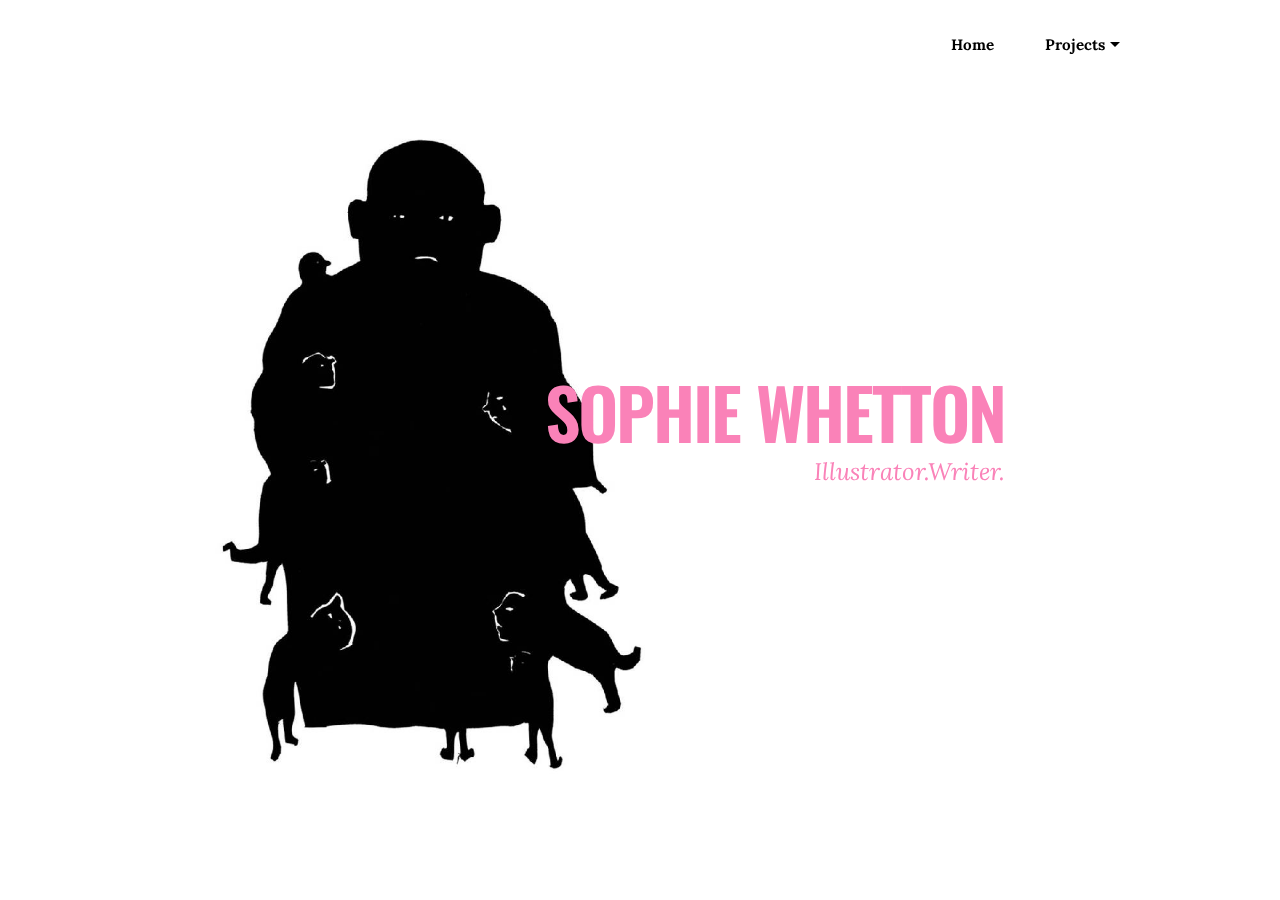
<file: index.html>
<!DOCTYPE html>
<html>
<head>
  <!-- Site made with Mobirise Website Builder v3.12.1, https://mobirise.com -->
  <meta charset="UTF-8">
  <meta http-equiv="X-UA-Compatible" content="IE=edge">
  <meta name="generator" content="Mobirise v3.12.1, mobirise.com">
  <meta name="viewport" content="width=device-width, initial-scale=1">
  <link rel="shortcut icon" href="assets/images/logo.png" type="image/x-icon">
  <meta name="description" content="">
  
  <link rel="stylesheet" href="https://fonts.googleapis.com/css?family=Lora:400,700,400italic,700italic&amp;subset=latin">
  <link rel="stylesheet" href="https://fonts.googleapis.com/css?family=Montserrat:400,700">
  <link rel="stylesheet" href="https://fonts.googleapis.com/css?family=Raleway:100,100i,200,200i,300,300i,400,400i,500,500i,600,600i,700,700i,800,800i,900,900i">
  <link rel="stylesheet" href="assets/bootstrap-material-design-font/css/material.css">
  <link rel="stylesheet" href="assets/tether/tether.min.css">
  <link rel="stylesheet" href="assets/bootstrap/css/bootstrap.min.css">
  <link rel="stylesheet" href="assets/dropdown/css/style.css">
  <link rel="stylesheet" href="assets/theme/css/style.css">
  <link rel="stylesheet" href="assets/mobirise/css/mbr-additional.css" type="text/css">
  
  
  
</head>
<body>

<!-- Google Analytics -->
<script>
  (function(i,s,o,g,r,a,m){i['GoogleAnalyticsObject']=r;i[r]=i[r]||function(){
  (i[r].q=i[r].q||[]).push(arguments)},i[r].l=1*new Date();a=s.createElement(o),
  m=s.getElementsByTagName(o)[0];a.async=1;a.src=g;m.parentNode.insertBefore(a,m)
  })(window,document,'script','https://www.google-analytics.com/analytics.js','ga');

  ga('create', 'UA-93333651-1', 'auto');
  ga('send', 'pageview');

</script>
<!-- /Google Analytics -->


<section id="menu-0">

    <nav class="navbar navbar-dropdown bg-color transparent">
        <div class="container">

            <div class="mbr-table">
                
                <div class="mbr-table-cell">

                    <button class="navbar-toggler pull-xs-right hidden-md-up" type="button" data-toggle="collapse" data-target="#exCollapsingNavbar">
                        <div class="hamburger-icon"></div>
                    </button>

                    <ul class="nav-dropdown collapse pull-xs-right nav navbar-nav navbar-toggleable-sm" id="exCollapsingNavbar"><li class="nav-item"><a class="nav-link link" href="index.html">Home</a></li><li class="nav-item dropdown open"><a class="nav-link link dropdown-toggle" href="index.html" aria-expanded="true" data-toggle="dropdown-submenu">Projects</a><div class="dropdown-menu"><a class="dropdown-item" href="greedyguts.html">Greedy Guts</a><a class="dropdown-item" href="TheGardenerandSons.html">The Gardener and His Sons<br></a><a class="dropdown-item" href="theghostrider.html">The Ghost Rider<br></a><a class="dropdown-item" href="ceramics.html">Ceramics<br></a><a class="dropdown-item" href="skeletprojects.html">The Skeleton and The Pheasant<br></a><a class="dropdown-item" href="lifedrawings.html">Life Model</a><a class="dropdown-item" href="About.html">About Me<br></a><a class="dropdown-item" href="objects.html">Objects<br></a></div></li><li class="nav-item"><a class="nav-link link" href="index.html"></a></li></ul>
                    <button hidden="" class="navbar-toggler navbar-close" type="button" data-toggle="collapse" data-target="#exCollapsingNavbar">
                        <div class="close-icon"></div>
                    </button>

                </div>
            </div>

        </div>
    </nav>

</section>

<section class="engine"><a rel="external" href="https://mobirise.com">Mobirise</a></section><section class="mbr-section mbr-section-hero mbr-section-full mbr-parallax-background mbr-after-navbar" id="header1-1" style="background-image: url(assets/images/smallsleep-9-2000x2829.jpg);">

    

    <div class="mbr-table-cell">

        <div class="container">
            <div class="row">
                <div class="mbr-section col-md-10">

                    <h1 class="mbr-section-title display-1">SOPHIE WHETTON</h1>
                    <p class="mbr-section-lead lead">Illustrator.Writer.<br></p>
                    
                </div>
            </div>
        </div>
    </div>

    

</section>


  <script src="assets/web/assets/jquery/jquery.min.js"></script>
  <script src="assets/tether/tether.min.js"></script>
  <script src="assets/bootstrap/js/bootstrap.min.js"></script>
  <script src="assets/smooth-scroll/smooth-scroll.js"></script>
  <script src="assets/dropdown/js/script.min.js"></script>
  <script src="assets/touch-swipe/jquery.touch-swipe.min.js"></script>
  <script src="assets/jarallax/jarallax.js"></script>
  <script src="assets/theme/js/script.js"></script>
  
  
</body>
</html>
</file>
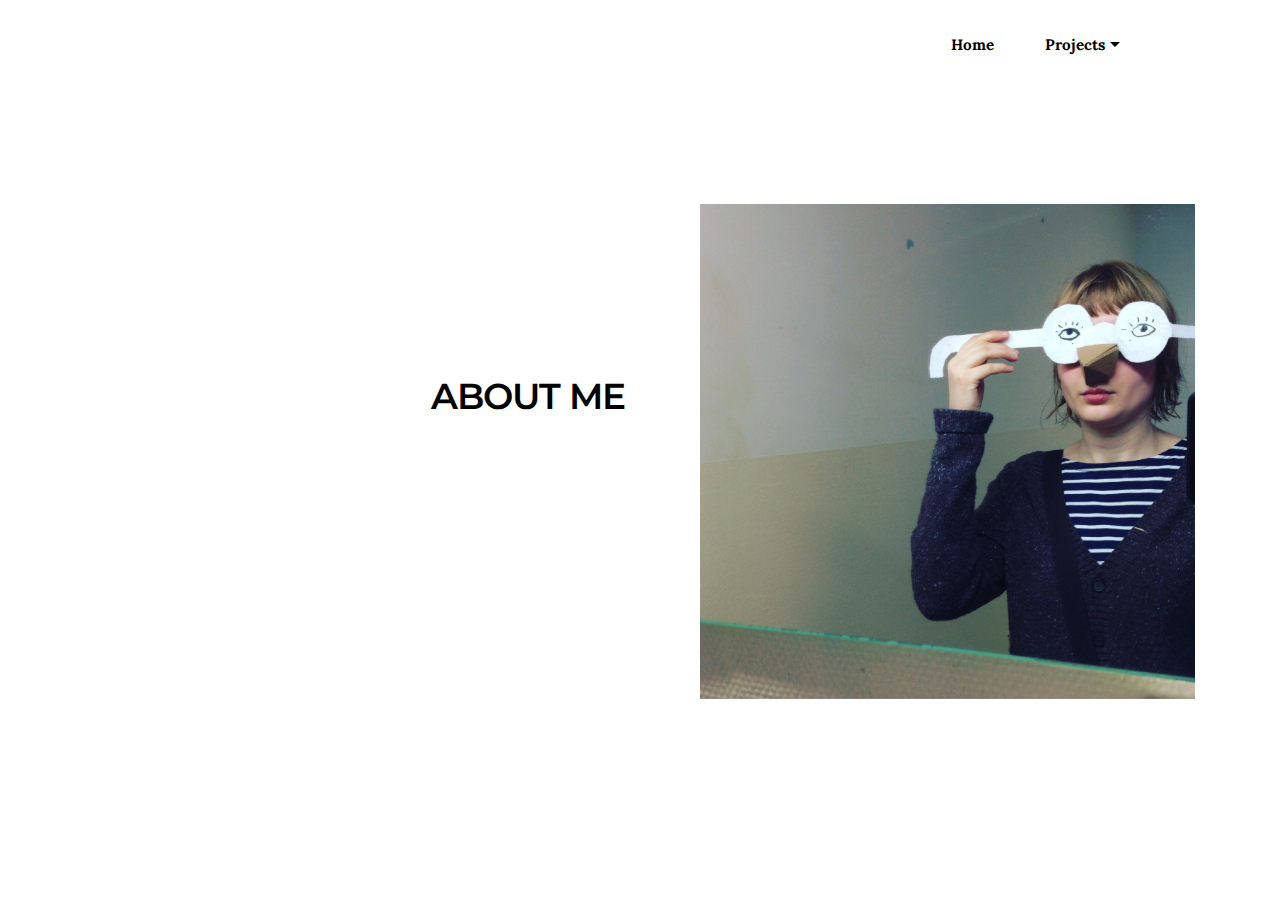
<file: About.html>
<!DOCTYPE html>
<html>
<head>
  <!-- Site made with Mobirise Website Builder v3.12.1, https://mobirise.com -->
  <meta charset="UTF-8">
  <meta http-equiv="X-UA-Compatible" content="IE=edge">
  <meta name="generator" content="Mobirise v3.12.1, mobirise.com">
  <meta name="viewport" content="width=device-width, initial-scale=1">
  <link rel="shortcut icon" href="assets/images/logo.png" type="image/x-icon">
  <meta name="description" content="Site Builder Description">
  <title>Site Builder Title</title>
  <link rel="stylesheet" href="https://fonts.googleapis.com/css?family=Lora:400,700,400italic,700italic&amp;subset=latin">
  <link rel="stylesheet" href="https://fonts.googleapis.com/css?family=Montserrat:400,700">
  <link rel="stylesheet" href="https://fonts.googleapis.com/css?family=Raleway:100,100i,200,200i,300,300i,400,400i,500,500i,600,600i,700,700i,800,800i,900,900i">
  <link rel="stylesheet" href="assets/bootstrap-material-design-font/css/material.css">
  <link rel="stylesheet" href="assets/tether/tether.min.css">
  <link rel="stylesheet" href="assets/bootstrap/css/bootstrap.min.css">
  <link rel="stylesheet" href="assets/dropdown/css/style.css">
  <link rel="stylesheet" href="assets/theme/css/style.css">
  <link rel="stylesheet" href="assets/mobirise/css/mbr-additional.css" type="text/css">
  
  
  
</head>
<body>

<!-- Google Analytics -->
<script>
  (function(i,s,o,g,r,a,m){i['GoogleAnalyticsObject']=r;i[r]=i[r]||function(){
  (i[r].q=i[r].q||[]).push(arguments)},i[r].l=1*new Date();a=s.createElement(o),
  m=s.getElementsByTagName(o)[0];a.async=1;a.src=g;m.parentNode.insertBefore(a,m)
  })(window,document,'script','https://www.google-analytics.com/analytics.js','ga');

  ga('create', 'UA-93333651-1', 'auto');
  ga('send', 'pageview');

</script>
<!-- /Google Analytics -->


<section id="menu-3">

    <nav class="navbar navbar-dropdown bg-color transparent">
        <div class="container">

            <div class="mbr-table">
                
                <div class="mbr-table-cell">

                    <button class="navbar-toggler pull-xs-right hidden-md-up" type="button" data-toggle="collapse" data-target="#exCollapsingNavbar">
                        <div class="hamburger-icon"></div>
                    </button>

                    <ul class="nav-dropdown collapse pull-xs-right nav navbar-nav navbar-toggleable-sm" id="exCollapsingNavbar"><li class="nav-item"><a class="nav-link link" href="index.html">Home</a></li><li class="nav-item dropdown open"><a class="nav-link link dropdown-toggle" href="index.html" aria-expanded="true" data-toggle="dropdown-submenu">Projects</a><div class="dropdown-menu"><a class="dropdown-item" href="greedyguts.html">Greedy Guts</a><a class="dropdown-item" href="TheGardenerandSons.html">The Gardener and His Sons<br></a><a class="dropdown-item" href="theghostrider.html">The Ghost Rider<br></a><a class="dropdown-item" href="ceramics.html">Ceramics<br></a><a class="dropdown-item" href="skeletprojects.html">The Skeleton and The Pheasant<br></a><a class="dropdown-item" href="lifedrawings.html">Life Model</a><a class="dropdown-item" href="About.html">About Me<br></a></div></li><li class="nav-item"><a class="nav-link link" href="index.html"></a></li></ul>
                    <button hidden="" class="navbar-toggler navbar-close" type="button" data-toggle="collapse" data-target="#exCollapsingNavbar">
                        <div class="close-icon"></div>
                    </button>

                </div>
            </div>

        </div>
    </nav>

</section>

<section class="engine"><a rel="external" href="https://mobirise.com">https://mobirise.com/</a></section><section class="mbr-section mbr-section-hero mbr-section-full header2 mbr-after-navbar" id="header2-4" style="background-color: rgb(255, 255, 255);">

    

    <div class="mbr-table mbr-table-full">
        <div class="mbr-table-cell">

            <div class="container">
                <div class="mbr-section row">
                    <div class="mbr-table-md-up">
                        
                        
                        

                        <div class="mbr-table-cell col-md-5 content-size text-xs-center text-md-right">

                            <h3 class="mbr-section-title display-2">ABOUT ME<br><br><br></h3>

                            <div class="mbr-section-text">
                                <p></p>
                            </div>

                            

                        </div>
                        <div class="mbr-table-cell mbr-valign-top mbr-left-padding-md-up col-md-7 image-size" style="width: 50%;">
                            <div class="mbr-figure"><img src="assets/images/img-1400x1400.jpg"></div>
                        </div>

                    </div>
                </div>
            </div>

        </div>
    </div>

    

</section>


  <script src="assets/web/assets/jquery/jquery.min.js"></script>
  <script src="assets/tether/tether.min.js"></script>
  <script src="assets/bootstrap/js/bootstrap.min.js"></script>
  <script src="assets/smooth-scroll/smooth-scroll.js"></script>
  <script src="assets/dropdown/js/script.min.js"></script>
  <script src="assets/touch-swipe/jquery.touch-swipe.min.js"></script>
  <script src="assets/theme/js/script.js"></script>
  
  
</body>
</html>
</file>
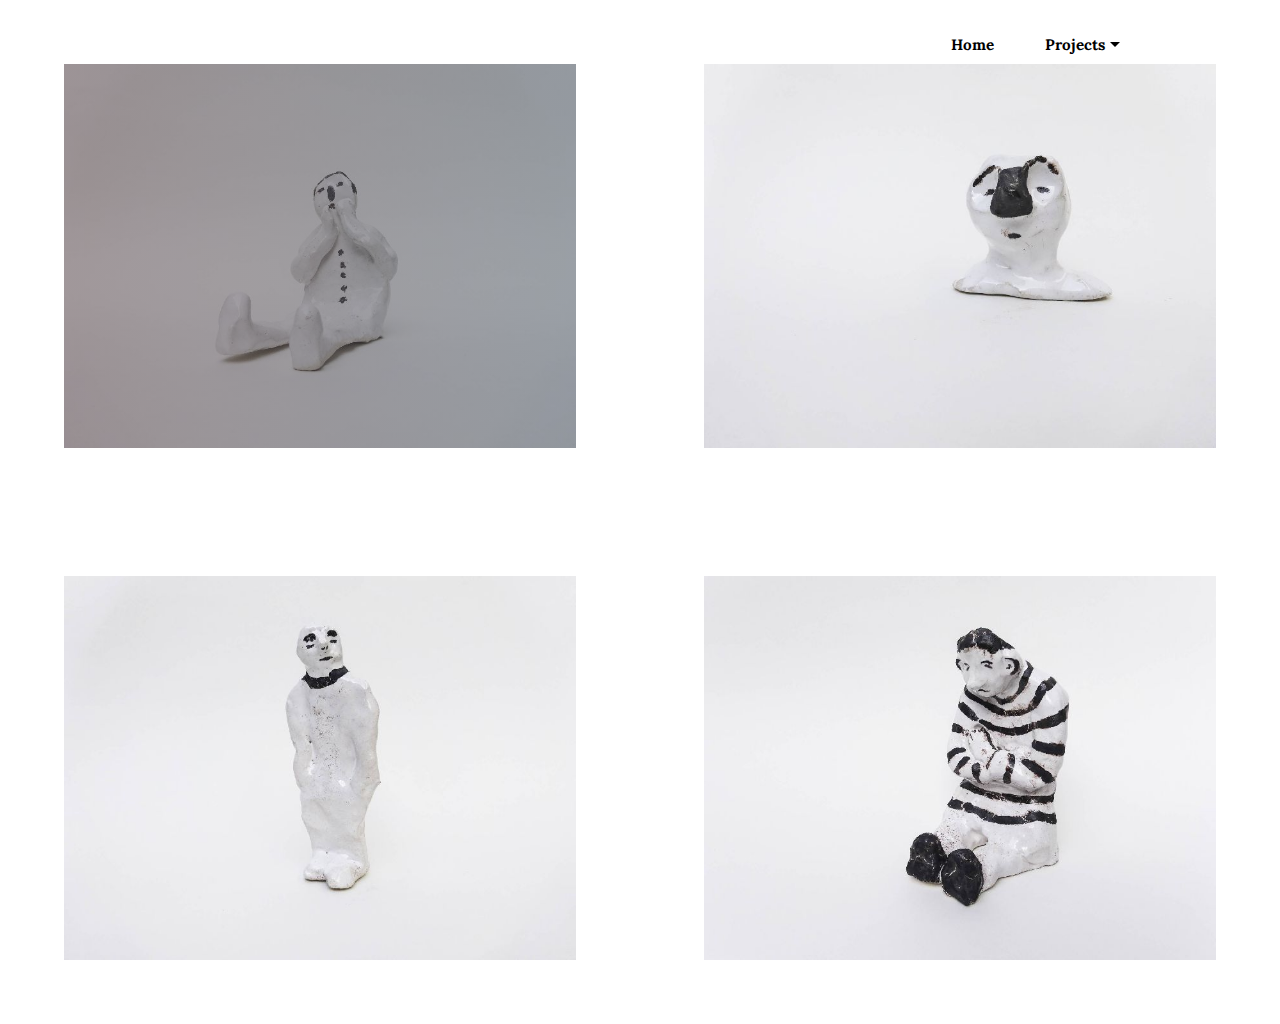
<file: ceramics.html>
<!DOCTYPE html>
<html>
<head>
  <!-- Site made with Mobirise Website Builder v3.12.1, https://mobirise.com -->
  <meta charset="UTF-8">
  <meta http-equiv="X-UA-Compatible" content="IE=edge">
  <meta name="generator" content="Mobirise v3.12.1, mobirise.com">
  <meta name="viewport" content="width=device-width, initial-scale=1">
  <link rel="shortcut icon" href="assets/images/logo.png" type="image/x-icon">
  <meta name="description" content="Web Page Creator Description">
  <title>Web Page Creator Title</title>
  <link rel="stylesheet" href="https://fonts.googleapis.com/css?family=Lora:400,700,400italic,700italic&amp;subset=latin">
  <link rel="stylesheet" href="https://fonts.googleapis.com/css?family=Montserrat:400,700">
  <link rel="stylesheet" href="https://fonts.googleapis.com/css?family=Raleway:100,100i,200,200i,300,300i,400,400i,500,500i,600,600i,700,700i,800,800i,900,900i">
  <link rel="stylesheet" href="assets/bootstrap-material-design-font/css/material.css">
  <link rel="stylesheet" href="assets/et-line-font-plugin/style.css">
  <link rel="stylesheet" href="assets/tether/tether.min.css">
  <link rel="stylesheet" href="assets/bootstrap/css/bootstrap.min.css">
  <link rel="stylesheet" href="assets/dropdown/css/style.css">
  <link rel="stylesheet" href="assets/theme/css/style.css">
  <link rel="stylesheet" href="assets/mobirise-gallery/style.css">
  <link rel="stylesheet" href="assets/mobirise/css/mbr-additional.css" type="text/css">
  
  
  
</head>
<body>

<!-- Google Analytics -->
<script>
  (function(i,s,o,g,r,a,m){i['GoogleAnalyticsObject']=r;i[r]=i[r]||function(){
  (i[r].q=i[r].q||[]).push(arguments)},i[r].l=1*new Date();a=s.createElement(o),
  m=s.getElementsByTagName(o)[0];a.async=1;a.src=g;m.parentNode.insertBefore(a,m)
  })(window,document,'script','https://www.google-analytics.com/analytics.js','ga');

  ga('create', 'UA-93333651-1', 'auto');
  ga('send', 'pageview');

</script>
<!-- /Google Analytics -->


<section id="menu-0">

    <nav class="navbar navbar-dropdown bg-color transparent">
        <div class="container">

            <div class="mbr-table">
                
                <div class="mbr-table-cell">

                    <button class="navbar-toggler pull-xs-right hidden-md-up" type="button" data-toggle="collapse" data-target="#exCollapsingNavbar">
                        <div class="hamburger-icon"></div>
                    </button>

                    <ul class="nav-dropdown collapse pull-xs-right nav navbar-nav navbar-toggleable-sm" id="exCollapsingNavbar"><li class="nav-item"><a class="nav-link link" href="index.html">Home</a></li><li class="nav-item dropdown open"><a class="nav-link link dropdown-toggle" href="index.html" aria-expanded="true" data-toggle="dropdown-submenu">Projects</a><div class="dropdown-menu"><a class="dropdown-item" href="greedyguts.html">Greedy Guts</a><a class="dropdown-item" href="TheGardenerandSons.html">The Gardener and His Sons<br></a><a class="dropdown-item" href="theghostrider.html">The Ghost Rider<br></a><a class="dropdown-item" href="ceramics.html">Ceramics<br></a><a class="dropdown-item" href="skeletprojects.html">The Skeleton and The Pheasant<br></a><a class="dropdown-item" href="lifedrawings.html">Life Model</a><a class="dropdown-item" href="About.html">About Me<br></a></div></li><li class="nav-item"><a class="nav-link link" href="index.html"></a></li></ul>
                    <button hidden="" class="navbar-toggler navbar-close" type="button" data-toggle="collapse" data-target="#exCollapsingNavbar">
                        <div class="close-icon"></div>
                    </button>

                </div>
            </div>

        </div>
    </nav>

</section>

<section class="engine"><a rel="external" href="https://mobirise.com">mobirise.com</a></section><section class="mbr-gallery mbr-section mbr-section-nopadding mbr-slider-carousel mbr-after-navbar" id="gallery1-2" data-filter="false" style="background-color: rgb(255, 255, 255); padding-top: 0rem; padding-bottom: 0rem;">
    <!-- Filter -->
    

    <!-- Gallery -->
    <div class="mbr-gallery-row">
        <div class=" mbr-gallery-layout-default">
            <div>
                <div>
                    <div class="mbr-gallery-item mbr-gallery-item__mobirise3 mbr-gallery-item--p4" data-tags="Awesome" data-video-url="false">
                        <div href="#lb-gallery1-2" data-slide-to="0" data-toggle="modal">
                            
                            

                            <img alt="" src="assets/images/dsc09417-2000x1500-800x600.jpg">
                            
                            <span class="icon-focus"></span>
                            
                        </div>
                    </div><div class="mbr-gallery-item mbr-gallery-item__mobirise3 mbr-gallery-item--p4" data-tags="Responsive" data-video-url="false">
                        <div href="#lb-gallery1-2" data-slide-to="1" data-toggle="modal">
                            
                            

                            <img alt="" src="assets/images/dsc09447-2000x1500-800x600.jpg">
                            
                            <span class="icon-focus"></span>
                            
                        </div>
                    </div><div class="mbr-gallery-item mbr-gallery-item__mobirise3 mbr-gallery-item--p4" data-tags="Creative" data-video-url="false">
                        <div href="#lb-gallery1-2" data-slide-to="2" data-toggle="modal">
                            
                            

                            <img alt="" src="assets/images/dsc09451-2000x1500-800x600.jpg">
                            
                            <span class="icon-focus"></span>
                            
                        </div>
                    </div><div class="mbr-gallery-item mbr-gallery-item__mobirise3 mbr-gallery-item--p4" data-tags="Creative" data-video-url="false">
                        <div href="#lb-gallery1-2" data-slide-to="3" data-toggle="modal">
                            
                            

                            <img alt="" src="assets/images/dsc09427-2000x1500-800x600.jpg">
                            
                            <span class="icon-focus"></span>
                            
                        </div>
                    </div>
                </div>
            </div>
            <div class="clearfix"></div>
        </div>
    </div>

    <!-- Lightbox -->
    <div data-app-prevent-settings="" class="mbr-slider modal fade carousel slide" tabindex="-1" data-keyboard="true" data-interval="false" id="lb-gallery1-2">
        <div class="modal-dialog">
            <div class="modal-content">
                <div class="modal-body">
                    <ol class="carousel-indicators">
                        <li data-app-prevent-settings="" data-target="#lb-gallery1-2" data-slide-to="0"></li><li data-app-prevent-settings="" data-target="#lb-gallery1-2" data-slide-to="1"></li><li data-app-prevent-settings="" data-target="#lb-gallery1-2" data-slide-to="2"></li><li data-app-prevent-settings="" data-target="#lb-gallery1-2" class=" active" data-slide-to="3"></li>
                    </ol>
                    <div class="carousel-inner">
                        <div class="carousel-item">
                            <img alt="" src="assets/images/dsc09417-2000x1500.jpg">
                        </div><div class="carousel-item">
                            <img alt="" src="assets/images/dsc09447-2000x1500.jpg">
                        </div><div class="carousel-item">
                            <img alt="" src="assets/images/dsc09451-2000x1500.jpg">
                        </div><div class="carousel-item active">
                            <img alt="" src="assets/images/dsc09427-2000x1500.jpg">
                        </div>
                    </div>
                    <a class="left carousel-control" role="button" data-slide="prev" href="#lb-gallery1-2">
                        <span class="icon-prev" aria-hidden="true"></span>
                        <span class="sr-only">Previous</span>
                    </a>
                    <a class="right carousel-control" role="button" data-slide="next" href="#lb-gallery1-2">
                        <span class="icon-next" aria-hidden="true"></span>
                        <span class="sr-only">Next</span>
                    </a>

                    <a class="close" href="#" role="button" data-dismiss="modal">
                        <span aria-hidden="true">×</span>
                        <span class="sr-only">Close</span>
                    </a>
                </div>
            </div>
        </div>
    </div>
</section>


  <script src="assets/web/assets/jquery/jquery.min.js"></script>
  <script src="assets/tether/tether.min.js"></script>
  <script src="assets/bootstrap/js/bootstrap.min.js"></script>
  <script src="assets/smooth-scroll/smooth-scroll.js"></script>
  <script src="assets/dropdown/js/script.min.js"></script>
  <script src="assets/touch-swipe/jquery.touch-swipe.min.js"></script>
  <script src="assets/masonry/masonry.pkgd.min.js"></script>
  <script src="assets/imagesloaded/imagesloaded.pkgd.min.js"></script>
  <script src="assets/bootstrap-carousel-swipe/bootstrap-carousel-swipe.js"></script>
  <script src="assets/theme/js/script.js"></script>
  <script src="assets/mobirise-gallery/player.min.js"></script>
  <script src="assets/mobirise-gallery/script.js"></script>
  
  
</body>
</html>
</file>
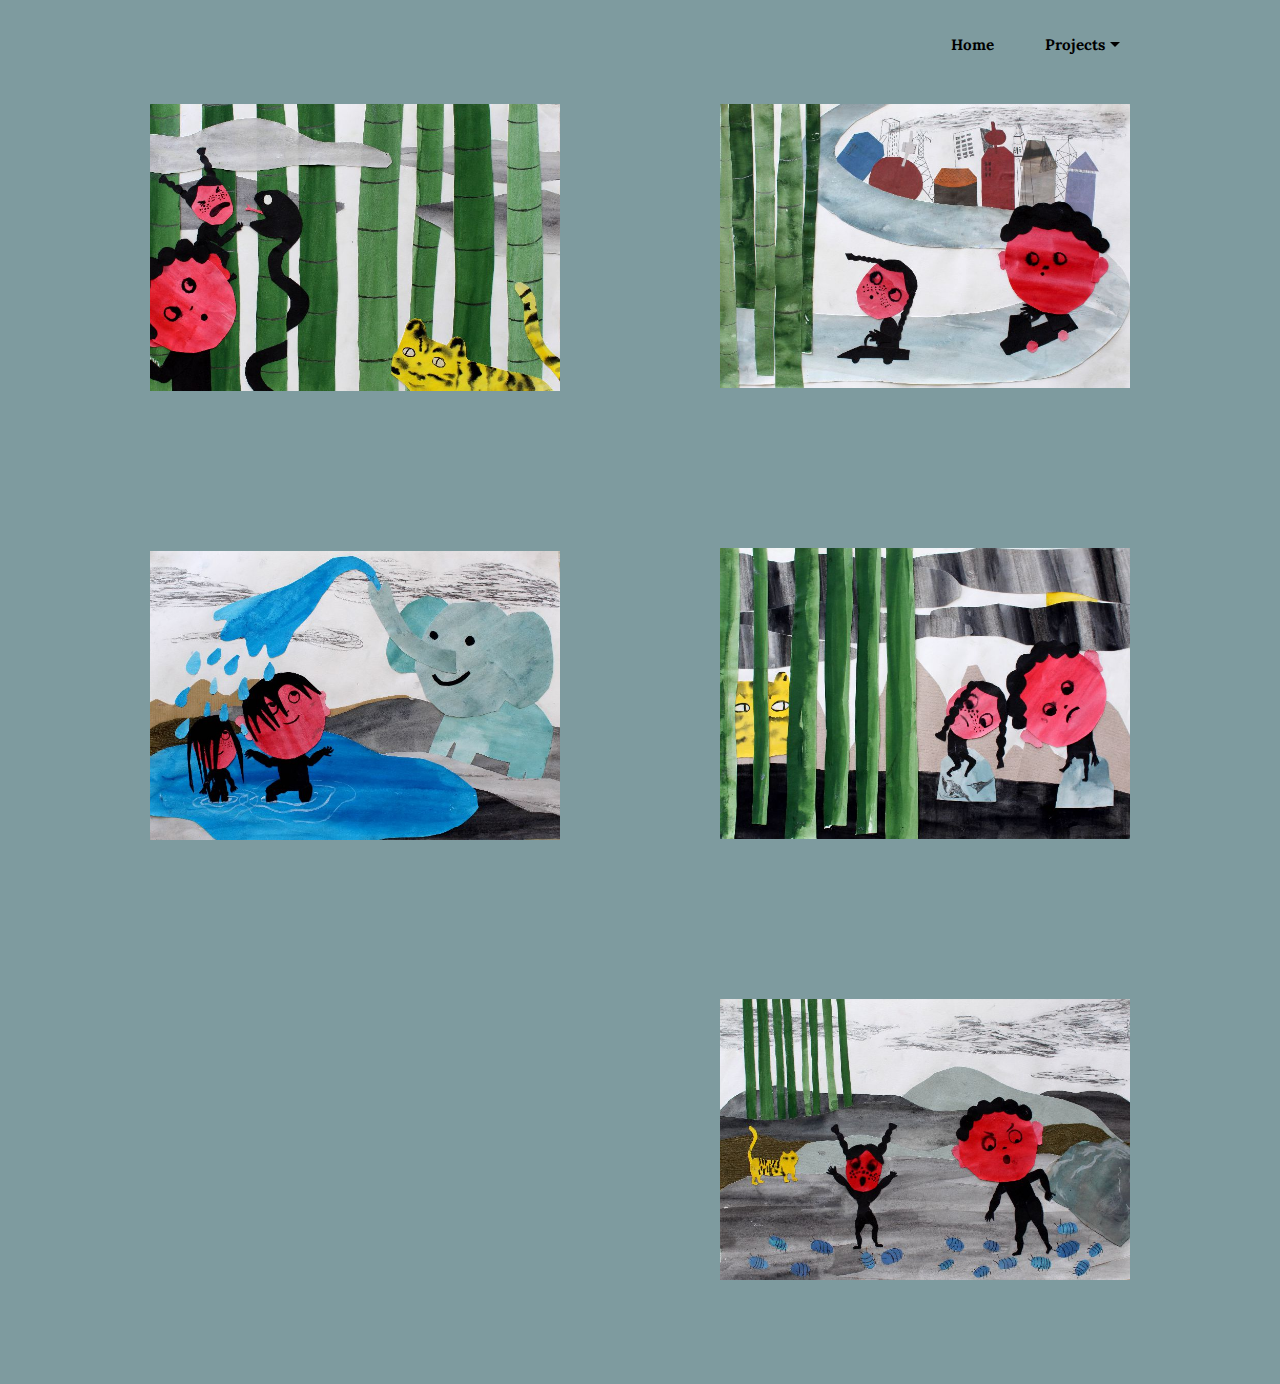
<file: greedyguts.html>
<!DOCTYPE html>
<html>
<head>
  <!-- Site made with Mobirise Website Builder v3.12.1, https://mobirise.com -->
  <meta charset="UTF-8">
  <meta http-equiv="X-UA-Compatible" content="IE=edge">
  <meta name="generator" content="Mobirise v3.12.1, mobirise.com">
  <meta name="viewport" content="width=device-width, initial-scale=1">
  <link rel="shortcut icon" href="assets/images/logo.png" type="image/x-icon">
  <meta name="description" content="Website Builder Description">
  <title>Website Builder Title</title>
  <link rel="stylesheet" href="https://fonts.googleapis.com/css?family=Lora:400,700,400italic,700italic&amp;subset=latin">
  <link rel="stylesheet" href="https://fonts.googleapis.com/css?family=Montserrat:400,700">
  <link rel="stylesheet" href="https://fonts.googleapis.com/css?family=Raleway:100,100i,200,200i,300,300i,400,400i,500,500i,600,600i,700,700i,800,800i,900,900i">
  <link rel="stylesheet" href="assets/bootstrap-material-design-font/css/material.css">
  <link rel="stylesheet" href="assets/et-line-font-plugin/style.css">
  <link rel="stylesheet" href="assets/tether/tether.min.css">
  <link rel="stylesheet" href="assets/bootstrap/css/bootstrap.min.css">
  <link rel="stylesheet" href="assets/dropdown/css/style.css">
  <link rel="stylesheet" href="assets/theme/css/style.css">
  <link rel="stylesheet" href="assets/mobirise-gallery/style.css">
  <link rel="stylesheet" href="assets/mobirise/css/mbr-additional.css" type="text/css">
  
  
  
</head>
<body>

<!-- Google Analytics -->
<script>
  (function(i,s,o,g,r,a,m){i['GoogleAnalyticsObject']=r;i[r]=i[r]||function(){
  (i[r].q=i[r].q||[]).push(arguments)},i[r].l=1*new Date();a=s.createElement(o),
  m=s.getElementsByTagName(o)[0];a.async=1;a.src=g;m.parentNode.insertBefore(a,m)
  })(window,document,'script','https://www.google-analytics.com/analytics.js','ga');

  ga('create', 'UA-93333651-1', 'auto');
  ga('send', 'pageview');

</script>
<!-- /Google Analytics -->


<section id="menu-5">

    <nav class="navbar navbar-dropdown bg-color transparent">
        <div class="container">

            <div class="mbr-table">
                
                <div class="mbr-table-cell">

                    <button class="navbar-toggler pull-xs-right hidden-md-up" type="button" data-toggle="collapse" data-target="#exCollapsingNavbar">
                        <div class="hamburger-icon"></div>
                    </button>

                    <ul class="nav-dropdown collapse pull-xs-right nav navbar-nav navbar-toggleable-sm" id="exCollapsingNavbar"><li class="nav-item"><a class="nav-link link" href="index.html">Home</a></li><li class="nav-item dropdown open"><a class="nav-link link dropdown-toggle" href="index.html" aria-expanded="true" data-toggle="dropdown-submenu">Projects</a><div class="dropdown-menu"><a class="dropdown-item" href="greedyguts.html">Greedy Guts</a><a class="dropdown-item" href="TheGardenerandSons.html">The Gardener and His Sons<br></a><a class="dropdown-item" href="theghostrider.html">The Ghost Rider<br></a><a class="dropdown-item" href="ceramics.html">Ceramics<br></a><a class="dropdown-item" href="skeletprojects.html">The Skeleton and The Pheasant<br></a><a class="dropdown-item" href="lifedrawings.html">Life Model</a><a class="dropdown-item" href="About.html">About Me<br></a></div></li><li class="nav-item"><a class="nav-link link" href="index.html"></a></li></ul>
                    <button hidden="" class="navbar-toggler navbar-close" type="button" data-toggle="collapse" data-target="#exCollapsingNavbar">
                        <div class="close-icon"></div>
                    </button>

                </div>
            </div>

        </div>
    </nav>

</section>

<section class="engine"><a rel="external" href="https://mobirise.com">Mobirise Site Generator</a></section><section class="mbr-gallery mbr-section mbr-section-nopadding mbr-slider-carousel mbr-after-navbar" id="gallery3-6" data-filter="false" style="background-color: rgb(126, 155, 159); padding-top: 1.5rem; padding-bottom: 1.5rem;">
    <!-- Filter -->
    

    <!-- Gallery -->
    <div class="mbr-gallery-row container">
        <div class=" mbr-gallery-layout-default">
            <div>
                <div>
                    <div class="mbr-gallery-item mbr-gallery-item__mobirise3 mbr-gallery-item--p5" data-tags="Awesome" data-video-url="false">
                        <div href="#lb-gallery3-6" data-slide-to="0" data-toggle="modal">
                            
                            

                            <img alt="" src="assets/images/inbamboo-800x560.jpg">
                            
                            <span class="icon-focus"></span>
                            
                        </div>
                    </div><div class="mbr-gallery-item mbr-gallery-item__mobirise3 mbr-gallery-item--p5" data-tags="Responsive" data-video-url="false">
                        <div href="#lb-gallery3-6" data-slide-to="1" data-toggle="modal">
                            
                            

                            <img alt="" src="assets/images/twoonroad-1-800x555.jpg">
                            
                            <span class="icon-focus"></span>
                            
                        </div>
                    </div><div class="mbr-gallery-item mbr-gallery-item__mobirise3 mbr-gallery-item--p5" data-tags="Creative" data-video-url="false">
                        <div href="#lb-gallery3-6" data-slide-to="2" data-toggle="modal">
                            
                            

                            <img alt="" src="assets/images/onrocks-800x567.jpg">
                            
                            <span class="icon-focus"></span>
                            
                        </div>
                    </div><div class="mbr-gallery-item mbr-gallery-item__mobirise3 mbr-gallery-item--p5" data-tags="Creative" data-video-url="false">
                        <div href="#lb-gallery3-6" data-slide-to="3" data-toggle="modal">
                            
                            

                            <img alt="" src="assets/images/elephant-800x563.jpg">
                            
                            <span class="icon-focus"></span>
                            
                        </div>
                    </div><div class="mbr-gallery-item mbr-gallery-item__mobirise3 mbr-gallery-item--p5" data-tags="Creative" data-video-url="false">
                        <div href="#lb-gallery3-6" data-slide-to="4" data-toggle="modal">
                            
                            

                            <img alt="" src="assets/images/underarock-800x549.jpg">
                            
                            <span class="icon-focus"></span>
                            
                        </div>
                    </div>
                </div>
            </div>
            <div class="clearfix"></div>
        </div>
    </div>

    <!-- Lightbox -->
    <div data-app-prevent-settings="" class="mbr-slider modal fade carousel slide" tabindex="-1" data-keyboard="true" data-interval="false" id="lb-gallery3-6">
        <div class="modal-dialog">
            <div class="modal-content">
                <div class="modal-body">
                    <ol class="carousel-indicators">
                        <li data-app-prevent-settings="" data-target="#lb-gallery3-6" data-slide-to="0"></li><li data-app-prevent-settings="" data-target="#lb-gallery3-6" data-slide-to="1"></li><li data-app-prevent-settings="" data-target="#lb-gallery3-6" data-slide-to="2"></li><li data-app-prevent-settings="" data-target="#lb-gallery3-6" class=" active" data-slide-to="3"></li><li data-app-prevent-settings="" data-target="#lb-gallery3-6" data-slide-to="4"></li>
                    </ol>
                    <div class="carousel-inner">
                        <div class="carousel-item">
                            <img alt="" src="assets/images/inbamboo.jpg">
                        </div><div class="carousel-item">
                            <img alt="" src="assets/images/twoonroad-1.jpg">
                        </div><div class="carousel-item">
                            <img alt="" src="assets/images/onrocks.jpg">
                        </div><div class="carousel-item active">
                            <img alt="" src="assets/images/elephant.jpg">
                        </div><div class="carousel-item">
                            <img alt="" src="assets/images/underarock.jpg">
                        </div>
                    </div>
                    <a class="left carousel-control" role="button" data-slide="prev" href="#lb-gallery3-6">
                        <span class="icon-prev" aria-hidden="true"></span>
                        <span class="sr-only">Previous</span>
                    </a>
                    <a class="right carousel-control" role="button" data-slide="next" href="#lb-gallery3-6">
                        <span class="icon-next" aria-hidden="true"></span>
                        <span class="sr-only">Next</span>
                    </a>

                    <a class="close" href="#" role="button" data-dismiss="modal">
                        <span aria-hidden="true">×</span>
                        <span class="sr-only">Close</span>
                    </a>
                </div>
            </div>
        </div>
    </div>
</section>


  <script src="assets/web/assets/jquery/jquery.min.js"></script>
  <script src="assets/tether/tether.min.js"></script>
  <script src="assets/bootstrap/js/bootstrap.min.js"></script>
  <script src="assets/smooth-scroll/smooth-scroll.js"></script>
  <script src="assets/dropdown/js/script.min.js"></script>
  <script src="assets/touch-swipe/jquery.touch-swipe.min.js"></script>
  <script src="assets/masonry/masonry.pkgd.min.js"></script>
  <script src="assets/imagesloaded/imagesloaded.pkgd.min.js"></script>
  <script src="assets/bootstrap-carousel-swipe/bootstrap-carousel-swipe.js"></script>
  <script src="assets/theme/js/script.js"></script>
  <script src="assets/mobirise-gallery/player.min.js"></script>
  <script src="assets/mobirise-gallery/script.js"></script>
  
  
</body>
</html>
</file>
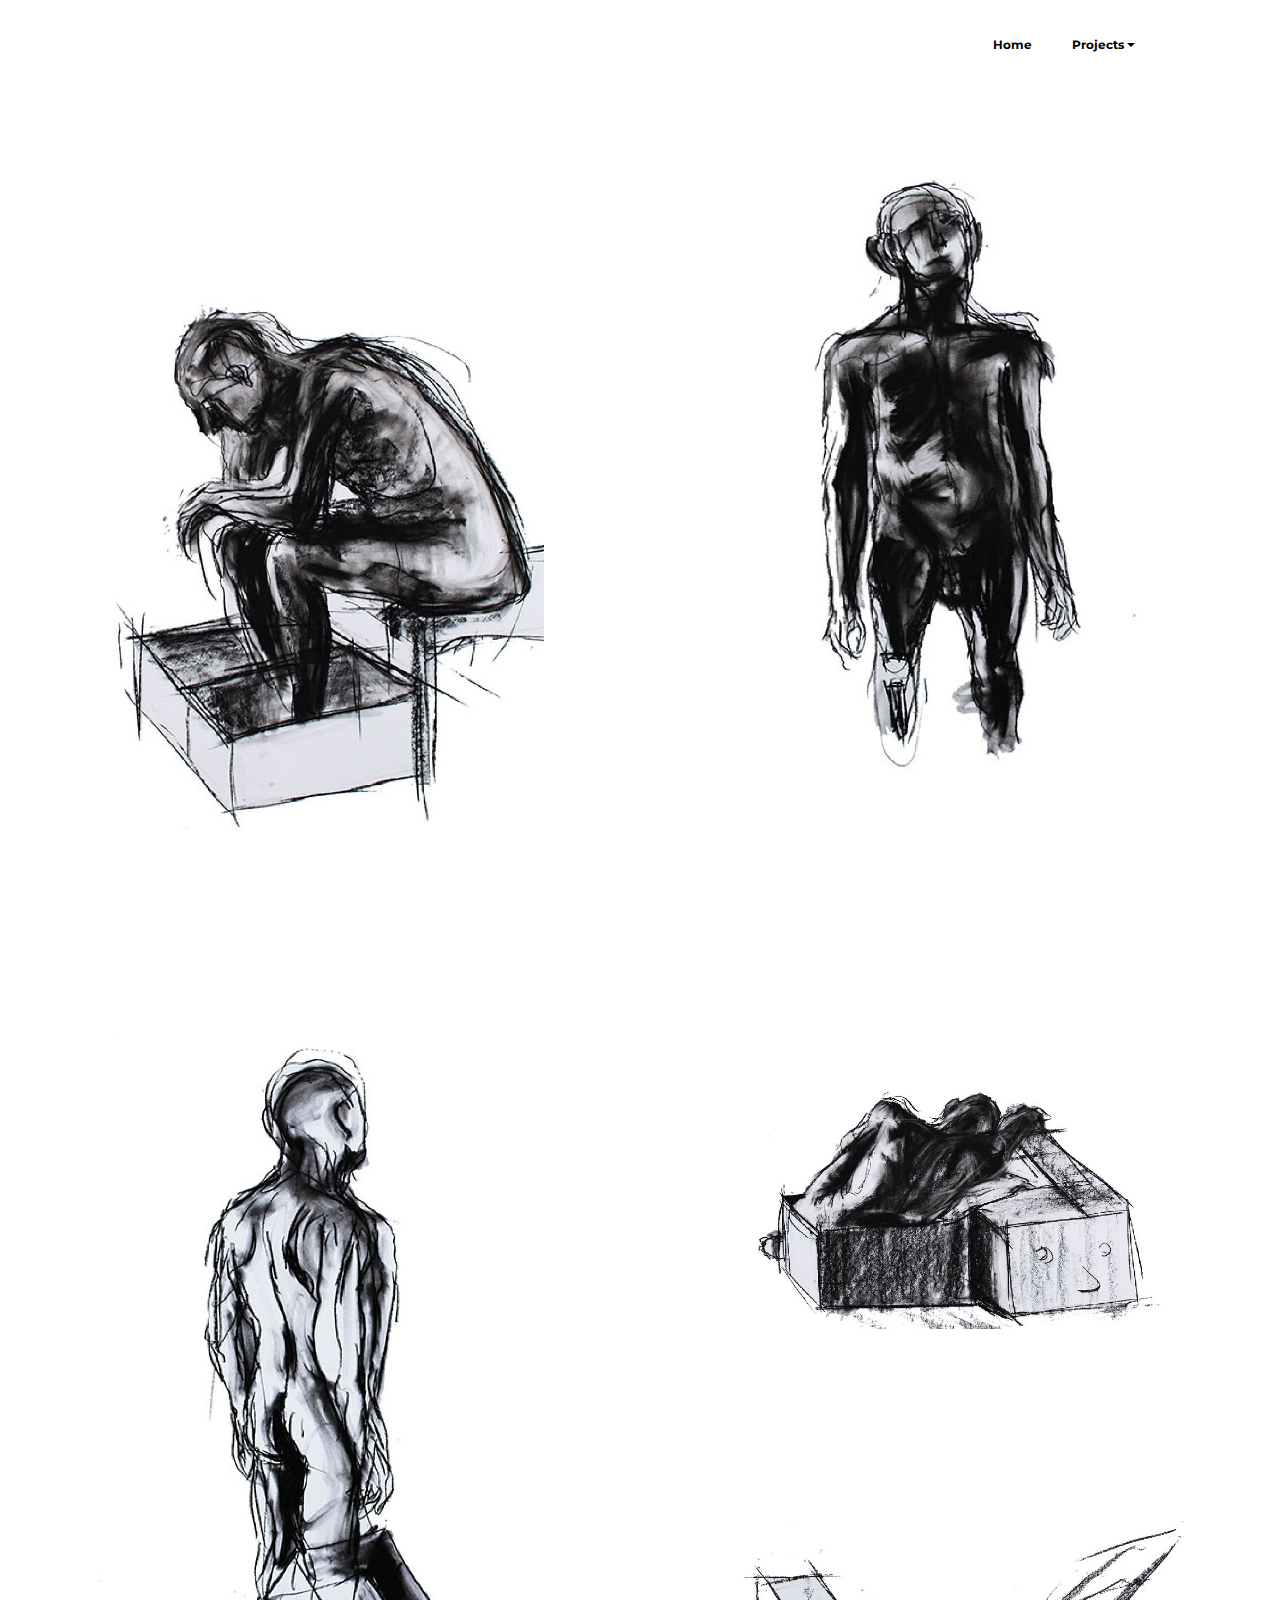
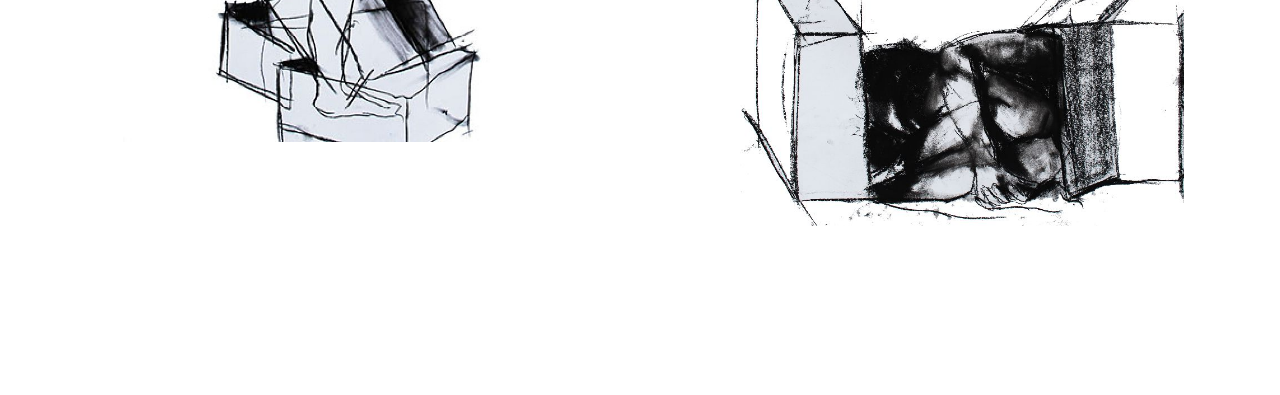
<file: lifedrawings.html>
<!DOCTYPE html>
<html>
<head>
  <!-- Site made with Mobirise Website Builder v3.12.1, https://mobirise.com -->
  <meta charset="UTF-8">
  <meta http-equiv="X-UA-Compatible" content="IE=edge">
  <meta name="generator" content="Mobirise v3.12.1, mobirise.com">
  <meta name="viewport" content="width=device-width, initial-scale=1">
  <link rel="shortcut icon" href="assets/images/logo.png" type="image/x-icon">
  <meta name="description" content="">
  
  <link rel="stylesheet" href="https://fonts.googleapis.com/css?family=Lora:400,700,400italic,700italic&amp;subset=latin">
  <link rel="stylesheet" href="https://fonts.googleapis.com/css?family=Montserrat:400,700">
  <link rel="stylesheet" href="https://fonts.googleapis.com/css?family=Raleway:100,100i,200,200i,300,300i,400,400i,500,500i,600,600i,700,700i,800,800i,900,900i">
  <link rel="stylesheet" href="assets/bootstrap-material-design-font/css/material.css">
  <link rel="stylesheet" href="assets/et-line-font-plugin/style.css">
  <link rel="stylesheet" href="assets/tether/tether.min.css">
  <link rel="stylesheet" href="assets/bootstrap/css/bootstrap.min.css">
  <link rel="stylesheet" href="assets/dropdown/css/style.css">
  <link rel="stylesheet" href="assets/theme/css/style.css">
  <link rel="stylesheet" href="assets/mobirise-gallery/style.css">
  <link rel="stylesheet" href="assets/mobirise/css/mbr-additional.css" type="text/css">
  
  
  
</head>
<body>

<!-- Google Analytics -->
<script>
  (function(i,s,o,g,r,a,m){i['GoogleAnalyticsObject']=r;i[r]=i[r]||function(){
  (i[r].q=i[r].q||[]).push(arguments)},i[r].l=1*new Date();a=s.createElement(o),
  m=s.getElementsByTagName(o)[0];a.async=1;a.src=g;m.parentNode.insertBefore(a,m)
  })(window,document,'script','https://www.google-analytics.com/analytics.js','ga');

  ga('create', 'UA-93333651-1', 'auto');
  ga('send', 'pageview');

</script>
<!-- /Google Analytics -->


<section id="menu-1">

    <nav class="navbar navbar-dropdown bg-color transparent">
        <div class="container">

            <div class="mbr-table">
                
                <div class="mbr-table-cell">

                    <button class="navbar-toggler pull-xs-right hidden-md-up" type="button" data-toggle="collapse" data-target="#exCollapsingNavbar">
                        <div class="hamburger-icon"></div>
                    </button>

                    <ul class="nav-dropdown collapse pull-xs-right nav navbar-nav navbar-toggleable-sm" id="exCollapsingNavbar"><li class="nav-item"><a class="nav-link link" href="index.html">Home</a></li><li class="nav-item dropdown open"><a class="nav-link link dropdown-toggle" href="index.html" aria-expanded="true" data-toggle="dropdown-submenu">Projects</a><div class="dropdown-menu"><a class="dropdown-item" href="greedyguts.html">Greedy Guts</a><a class="dropdown-item" href="TheGardenerandSons.html">The Gardener and His Sons<br></a><a class="dropdown-item" href="theghostrider.html">The Ghost Rider<br></a><a class="dropdown-item" href="ceramics.html">Ceramics<br></a><a class="dropdown-item" href="skeletprojects.html">The Skeleton and The Pheasant<br></a><a class="dropdown-item" href="lifedrawings.html">Life Model</a><a class="dropdown-item" href="About.html">About Me<br></a></div></li><li class="nav-item"><a class="nav-link link" href="index.html"></a></li></ul>
                    <button hidden="" class="navbar-toggler navbar-close" type="button" data-toggle="collapse" data-target="#exCollapsingNavbar">
                        <div class="close-icon"></div>
                    </button>

                </div>
            </div>

        </div>
    </nav>

</section>

<section class="engine"><a rel="external" href="https://mobirise.com">Mobirise</a></section><section class="mbr-gallery mbr-section mbr-section-nopadding mbr-slider-carousel mbr-after-navbar" id="gallery1-2" data-filter="false" style="background-color: rgb(255, 255, 255); padding-top: 4.5rem; padding-bottom: 4.5rem;">
    <!-- Filter -->
    

    <!-- Gallery -->
    <div class="mbr-gallery-row">
        <div class=" mbr-gallery-layout-default">
            <div>
                <div>
                    <div class="mbr-gallery-item mbr-gallery-item__mobirise3 mbr-gallery-item--p6" data-tags="Responsive" data-video-url="false">
                        <div href="#lb-gallery1-2" data-slide-to="0" data-toggle="modal">
                            
                            

                            <img alt="" src="assets/images/nude5number2-1-800x1199.jpg">
                            
                            <span class="icon-focus"></span>
                            
                        </div>
                    </div><div class="mbr-gallery-item mbr-gallery-item__mobirise3 mbr-gallery-item--p6" data-tags="Creative" data-video-url="false">
                        <div href="#lb-gallery1-2" data-slide-to="1" data-toggle="modal">
                            
                            

                            <img alt="" src="assets/images/nude2nummer2-1-800x1199.jpg">
                            
                            <span class="icon-focus"></span>
                            
                        </div>
                    </div><div class="mbr-gallery-item mbr-gallery-item__mobirise3 mbr-gallery-item--p6" data-tags="Creative" data-video-url="false">
                        <div href="#lb-gallery1-2" data-slide-to="2" data-toggle="modal">
                            
                            

                            <img alt="" src="assets/images/nude3nummer2-1-800x1270.jpg">
                            
                            <span class="icon-focus"></span>
                            
                        </div>
                    </div><div class="mbr-gallery-item mbr-gallery-item__mobirise3 mbr-gallery-item--p6" data-tags="Creative" data-video-url="false">
                        <div href="#lb-gallery1-2" data-slide-to="3" data-toggle="modal">
                            
                            

                            <img alt="" src="assets/images/nude4nummer2-2-800x533.jpg">
                            
                            <span class="icon-focus"></span>
                            
                        </div>
                    </div><div class="mbr-gallery-item mbr-gallery-item__mobirise3 mbr-gallery-item--p6" data-tags="Creative" data-video-url="false">
                        <div href="#lb-gallery1-2" data-slide-to="4" data-toggle="modal">
                            
                            

                            <img alt="" src="assets/images/nude1nummer2-800x545.jpg">
                            
                            <span class="icon-focus"></span>
                            
                        </div>
                    </div>
                </div>
            </div>
            <div class="clearfix"></div>
        </div>
    </div>

    <!-- Lightbox -->
    <div data-app-prevent-settings="" class="mbr-slider modal fade carousel slide" tabindex="-1" data-keyboard="true" data-interval="false" id="lb-gallery1-2">
        <div class="modal-dialog">
            <div class="modal-content">
                <div class="modal-body">
                    <ol class="carousel-indicators">
                        <li data-app-prevent-settings="" data-target="#lb-gallery1-2" data-slide-to="0"></li><li data-app-prevent-settings="" data-target="#lb-gallery1-2" data-slide-to="1"></li><li data-app-prevent-settings="" data-target="#lb-gallery1-2" class=" active" data-slide-to="2"></li><li data-app-prevent-settings="" data-target="#lb-gallery1-2" data-slide-to="3"></li><li data-app-prevent-settings="" data-target="#lb-gallery1-2" data-slide-to="4"></li>
                    </ol>
                    <div class="carousel-inner">
                        <div class="carousel-item">
                            <img alt="" src="assets/images/nude5number2-1.jpg">
                        </div><div class="carousel-item">
                            <img alt="" src="assets/images/nude2nummer2-1.jpg">
                        </div><div class="carousel-item active">
                            <img alt="" src="assets/images/nude3nummer2-1.jpg">
                        </div><div class="carousel-item">
                            <img alt="" src="assets/images/nude4nummer2-2.jpg">
                        </div><div class="carousel-item">
                            <img alt="" src="assets/images/nude1nummer2.jpg">
                        </div>
                    </div>
                    <a class="left carousel-control" role="button" data-slide="prev" href="#lb-gallery1-2">
                        <span class="icon-prev" aria-hidden="true"></span>
                        <span class="sr-only">Previous</span>
                    </a>
                    <a class="right carousel-control" role="button" data-slide="next" href="#lb-gallery1-2">
                        <span class="icon-next" aria-hidden="true"></span>
                        <span class="sr-only">Next</span>
                    </a>

                    <a class="close" href="#" role="button" data-dismiss="modal">
                        <span aria-hidden="true">×</span>
                        <span class="sr-only">Close</span>
                    </a>
                </div>
            </div>
        </div>
    </div>
</section>


  <script src="assets/web/assets/jquery/jquery.min.js"></script>
  <script src="assets/tether/tether.min.js"></script>
  <script src="assets/bootstrap/js/bootstrap.min.js"></script>
  <script src="assets/smooth-scroll/smooth-scroll.js"></script>
  <script src="assets/dropdown/js/script.min.js"></script>
  <script src="assets/touch-swipe/jquery.touch-swipe.min.js"></script>
  <script src="assets/masonry/masonry.pkgd.min.js"></script>
  <script src="assets/imagesloaded/imagesloaded.pkgd.min.js"></script>
  <script src="assets/bootstrap-carousel-swipe/bootstrap-carousel-swipe.js"></script>
  <script src="assets/theme/js/script.js"></script>
  <script src="assets/mobirise-gallery/player.min.js"></script>
  <script src="assets/mobirise-gallery/script.js"></script>
  
  
</body>
</html>
</file>
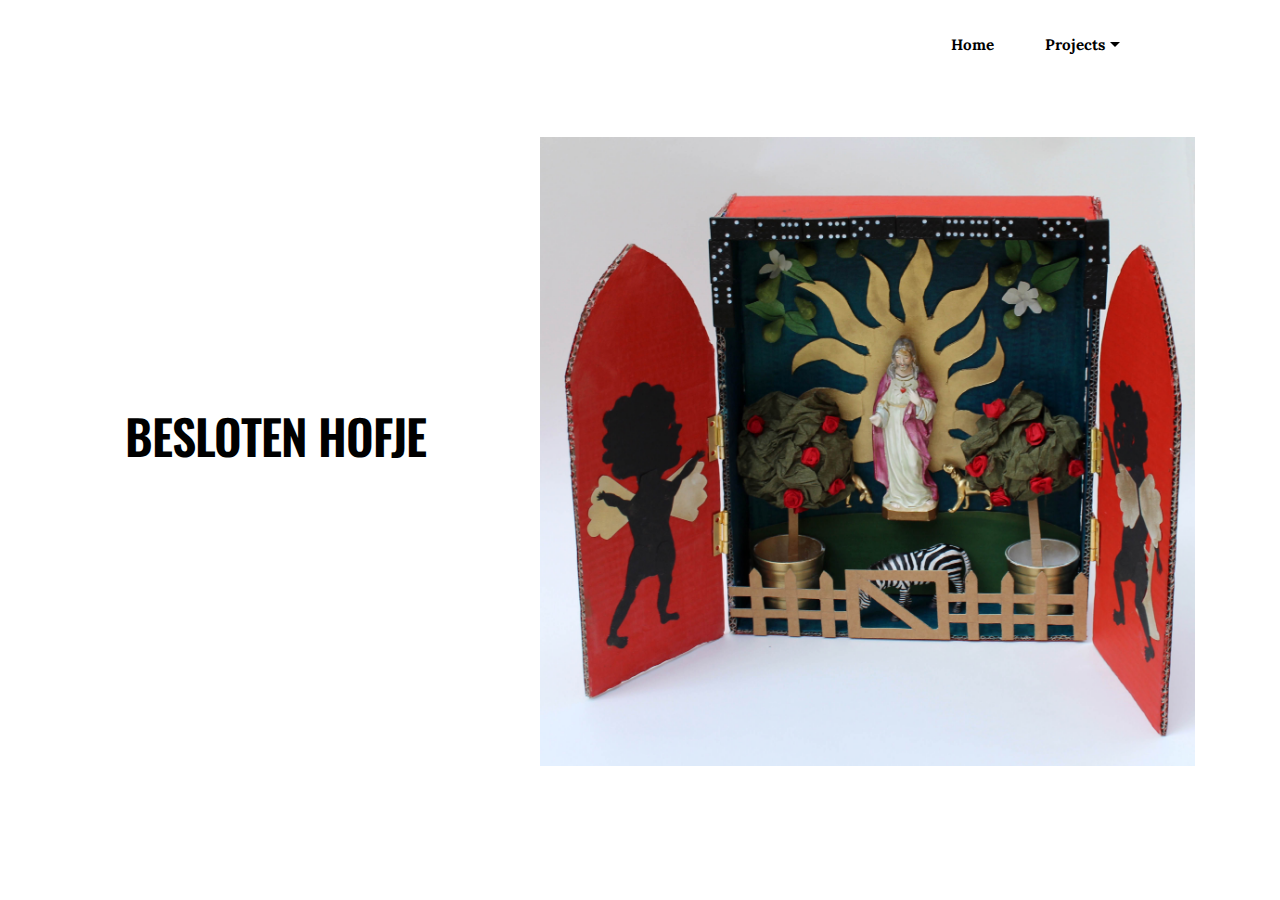
<file: objects.html>
<!DOCTYPE html>
<html>
<head>
  <!-- Site made with Mobirise Website Builder v3.12.1, https://mobirise.com -->
  <meta charset="UTF-8">
  <meta http-equiv="X-UA-Compatible" content="IE=edge">
  <meta name="generator" content="Mobirise v3.12.1, mobirise.com">
  <meta name="viewport" content="width=device-width, initial-scale=1">
  <link rel="shortcut icon" href="assets/images/logo.png" type="image/x-icon">
  <meta name="description" content="Web Site Generator Description">
  <title>Web Site Generator Title</title>
  <link rel="stylesheet" href="https://fonts.googleapis.com/css?family=Lora:400,700,400italic,700italic&amp;subset=latin">
  <link rel="stylesheet" href="https://fonts.googleapis.com/css?family=Montserrat:400,700">
  <link rel="stylesheet" href="https://fonts.googleapis.com/css?family=Raleway:100,100i,200,200i,300,300i,400,400i,500,500i,600,600i,700,700i,800,800i,900,900i">
  <link rel="stylesheet" href="assets/bootstrap-material-design-font/css/material.css">
  <link rel="stylesheet" href="assets/tether/tether.min.css">
  <link rel="stylesheet" href="assets/bootstrap/css/bootstrap.min.css">
  <link rel="stylesheet" href="assets/dropdown/css/style.css">
  <link rel="stylesheet" href="assets/theme/css/style.css">
  <link rel="stylesheet" href="assets/mobirise/css/mbr-additional.css" type="text/css">
  
  
  
</head>
<body>

<!-- Google Analytics -->
<script>
  (function(i,s,o,g,r,a,m){i['GoogleAnalyticsObject']=r;i[r]=i[r]||function(){
  (i[r].q=i[r].q||[]).push(arguments)},i[r].l=1*new Date();a=s.createElement(o),
  m=s.getElementsByTagName(o)[0];a.async=1;a.src=g;m.parentNode.insertBefore(a,m)
  })(window,document,'script','https://www.google-analytics.com/analytics.js','ga');

  ga('create', 'UA-93333651-1', 'auto');
  ga('send', 'pageview');

</script>
<!-- /Google Analytics -->


<section id="menu-e">

    <nav class="navbar navbar-dropdown bg-color transparent">
        <div class="container">

            <div class="mbr-table">
                
                <div class="mbr-table-cell">

                    <button class="navbar-toggler pull-xs-right hidden-md-up" type="button" data-toggle="collapse" data-target="#exCollapsingNavbar">
                        <div class="hamburger-icon"></div>
                    </button>

                    <ul class="nav-dropdown collapse pull-xs-right nav navbar-nav navbar-toggleable-sm" id="exCollapsingNavbar"><li class="nav-item"><a class="nav-link link" href="index.html">Home</a></li><li class="nav-item dropdown open"><a class="nav-link link dropdown-toggle" href="index.html" aria-expanded="true" data-toggle="dropdown-submenu">Projects</a><div class="dropdown-menu"><a class="dropdown-item" href="greedyguts.html">Greedy Guts</a><a class="dropdown-item" href="TheGardenerandSons.html">The Gardener and His Sons<br></a><a class="dropdown-item" href="theghostrider.html">The Ghost Rider<br></a><a class="dropdown-item" href="ceramics.html">Ceramics<br></a><a class="dropdown-item" href="skeletprojects.html">The Skeleton and The Pheasant<br></a><a class="dropdown-item" href="lifedrawings.html">Life Model</a><a class="dropdown-item" href="About.html">About Me<br></a><a class="dropdown-item" href="objects.html">Objects<br></a></div></li><li class="nav-item"><a class="nav-link link" href="index.html"></a></li></ul>
                    <button hidden="" class="navbar-toggler navbar-close" type="button" data-toggle="collapse" data-target="#exCollapsingNavbar">
                        <div class="close-icon"></div>
                    </button>

                </div>
            </div>

        </div>
    </nav>

</section>

<section class="engine"><a rel="external" href="https://mobirise.com">Web Maker</a></section><section class="mbr-section mbr-section-hero mbr-section-full header2 mbr-after-navbar" id="header2-g" style="background-color: rgb(255, 255, 255);">

    

    <div class="mbr-table mbr-table-full">
        <div class="mbr-table-cell">

            <div class="container">
                <div class="mbr-section row">
                    <div class="mbr-table-md-up">
                        
                        
                        

                        <div class="mbr-table-cell col-md-5 content-size text-xs-center text-md-right">

                            <h3 class="mbr-section-title display-2">BESLOTEN HOFJE</h3>

                            <div class="mbr-section-text">
                                <p></p>
                            </div>

                            

                        </div>
                        <div class="mbr-table-cell mbr-valign-top mbr-left-padding-md-up col-md-7 image-size" style="width: 64%;">
                            <div class="mbr-figure"><img src="assets/images/beslotenhof.jpg"></div>
                        </div>

                    </div>
                </div>
            </div>

        </div>
    </div>

    

</section>


  <script src="assets/web/assets/jquery/jquery.min.js"></script>
  <script src="assets/tether/tether.min.js"></script>
  <script src="assets/bootstrap/js/bootstrap.min.js"></script>
  <script src="assets/smooth-scroll/smooth-scroll.js"></script>
  <script src="assets/dropdown/js/script.min.js"></script>
  <script src="assets/touch-swipe/jquery.touch-swipe.min.js"></script>
  <script src="assets/theme/js/script.js"></script>
  
  
</body>
</html>
</file>
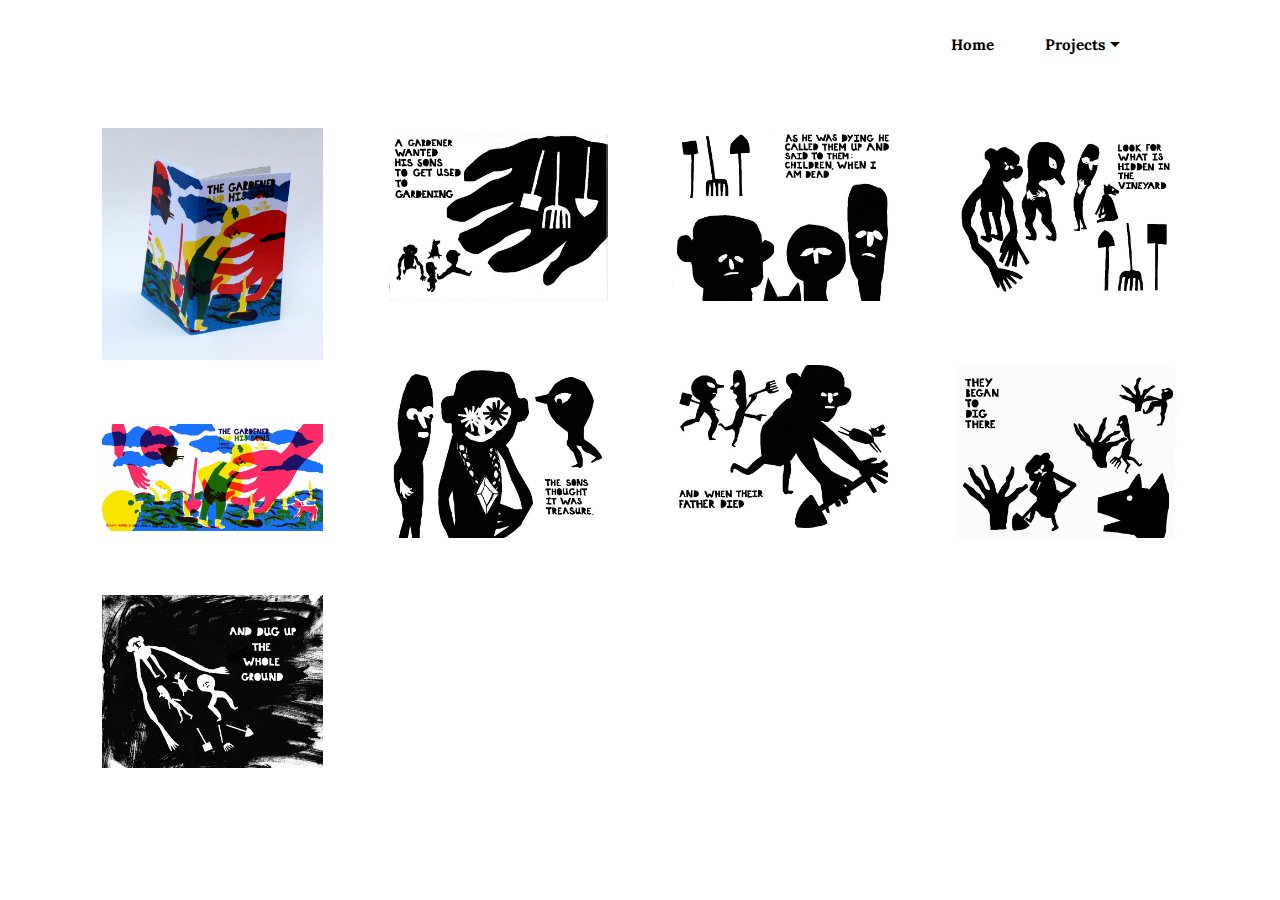
<file: TheGardenerandSons.html>
<!DOCTYPE html>
<html>
<head>
  <!-- Site made with Mobirise Website Builder v3.12.1, https://mobirise.com -->
  <meta charset="UTF-8">
  <meta http-equiv="X-UA-Compatible" content="IE=edge">
  <meta name="generator" content="Mobirise v3.12.1, mobirise.com">
  <meta name="viewport" content="width=device-width, initial-scale=1">
  <link rel="shortcut icon" href="assets/images/logo.png" type="image/x-icon">
  <meta name="description" content="Website Generator Description">
  <title>Website Generator Title</title>
  <link rel="stylesheet" href="https://fonts.googleapis.com/css?family=Lora:400,700,400italic,700italic&amp;subset=latin">
  <link rel="stylesheet" href="https://fonts.googleapis.com/css?family=Montserrat:400,700">
  <link rel="stylesheet" href="https://fonts.googleapis.com/css?family=Raleway:100,100i,200,200i,300,300i,400,400i,500,500i,600,600i,700,700i,800,800i,900,900i">
  <link rel="stylesheet" href="assets/bootstrap-material-design-font/css/material.css">
  <link rel="stylesheet" href="assets/et-line-font-plugin/style.css">
  <link rel="stylesheet" href="assets/tether/tether.min.css">
  <link rel="stylesheet" href="assets/bootstrap/css/bootstrap.min.css">
  <link rel="stylesheet" href="assets/dropdown/css/style.css">
  <link rel="stylesheet" href="assets/theme/css/style.css">
  <link rel="stylesheet" href="assets/mobirise-gallery/style.css">
  <link rel="stylesheet" href="assets/mobirise/css/mbr-additional.css" type="text/css">
  
  
  
</head>
<body>

<!-- Google Analytics -->
<script>
  (function(i,s,o,g,r,a,m){i['GoogleAnalyticsObject']=r;i[r]=i[r]||function(){
  (i[r].q=i[r].q||[]).push(arguments)},i[r].l=1*new Date();a=s.createElement(o),
  m=s.getElementsByTagName(o)[0];a.async=1;a.src=g;m.parentNode.insertBefore(a,m)
  })(window,document,'script','https://www.google-analytics.com/analytics.js','ga');

  ga('create', 'UA-93333651-1', 'auto');
  ga('send', 'pageview');

</script>
<!-- /Google Analytics -->


<section id="menu-8">

    <nav class="navbar navbar-dropdown bg-color transparent">
        <div class="container">

            <div class="mbr-table">
                
                <div class="mbr-table-cell">

                    <button class="navbar-toggler pull-xs-right hidden-md-up" type="button" data-toggle="collapse" data-target="#exCollapsingNavbar">
                        <div class="hamburger-icon"></div>
                    </button>

                    <ul class="nav-dropdown collapse pull-xs-right nav navbar-nav navbar-toggleable-sm" id="exCollapsingNavbar"><li class="nav-item"><a class="nav-link link" href="index.html">Home</a></li><li class="nav-item dropdown open"><a class="nav-link link dropdown-toggle" href="index.html" aria-expanded="true" data-toggle="dropdown-submenu">Projects</a><div class="dropdown-menu"><a class="dropdown-item" href="greedyguts.html">Greedy Guts</a><a class="dropdown-item" href="TheGardenerandSons.html">The Gardener and His Sons<br></a><a class="dropdown-item" href="theghostrider.html">The Ghost Rider<br></a><a class="dropdown-item" href="ceramics.html">Ceramics<br></a><a class="dropdown-item" href="skeletprojects.html">The Skeleton and The Pheasant<br></a><a class="dropdown-item" href="lifedrawings.html">Life Model</a><a class="dropdown-item" href="About.html">About Me<br></a></div></li><li class="nav-item"><a class="nav-link link" href="index.html"></a></li></ul>
                    <button hidden="" class="navbar-toggler navbar-close" type="button" data-toggle="collapse" data-target="#exCollapsingNavbar">
                        <div class="close-icon"></div>
                    </button>

                </div>
            </div>

        </div>
    </nav>

</section>

<section class="engine"><a rel="external" href="https://mobirise.com">Mobirise</a></section><section class="mbr-gallery mbr-section mbr-section-nopadding mbr-slider-carousel mbr-after-navbar" id="gallery2-d" data-filter="false" style="padding-top: 6rem; padding-bottom: 6rem;">
    <!-- Filter -->
    

    <!-- Gallery -->
    <div class="mbr-gallery-row container">
        <div class=" mbr-gallery-layout-default">
            <div>
                <div>
                    <div class="mbr-gallery-item mbr-gallery-item__mobirise3 mbr-gallery-item--p2" data-tags="Animated" data-video-url="false">
                        <div href="#lb-gallery2-d" data-slide-to="0" data-toggle="modal">
                            
                            

                            <img alt="" src="assets/images/cover2-800x840.jpg">
                            
                            <span class="icon-focus"></span>
                            
                        </div>
                    </div><div class="mbr-gallery-item mbr-gallery-item__mobirise3 mbr-gallery-item--p2" data-tags="Animated" data-video-url="false">
                        <div href="#lb-gallery2-d" data-slide-to="1" data-toggle="modal">
                            
                            

                            <img alt="" src="assets/images/page1-800x628.jpg">
                            
                            <span class="icon-focus"></span>
                            
                        </div>
                    </div><div class="mbr-gallery-item mbr-gallery-item__mobirise3 mbr-gallery-item--p2" data-tags="Animated" data-video-url="false">
                        <div href="#lb-gallery2-d" data-slide-to="2" data-toggle="modal">
                            
                            

                            <img alt="" src="assets/images/page2-1-800x628.jpg">
                            
                            <span class="icon-focus"></span>
                            
                        </div>
                    </div><div class="mbr-gallery-item mbr-gallery-item__mobirise3 mbr-gallery-item--p2" data-tags="Animated" data-video-url="false">
                        <div href="#lb-gallery2-d" data-slide-to="3" data-toggle="modal">
                            
                            

                            <img alt="" src="assets/images/page3-800x628.jpg">
                            
                            <span class="icon-focus"></span>
                            
                        </div>
                    </div><div class="mbr-gallery-item mbr-gallery-item__mobirise3 mbr-gallery-item--p2" data-tags="Animated" data-video-url="false">
                        <div href="#lb-gallery2-d" data-slide-to="4" data-toggle="modal">
                            
                            

                            <img alt="" src="assets/images/page4-1-800x628.jpg">
                            
                            <span class="icon-focus"></span>
                            
                        </div>
                    </div><div class="mbr-gallery-item mbr-gallery-item__mobirise3 mbr-gallery-item--p2" data-tags="Animated" data-video-url="false">
                        <div href="#lb-gallery2-d" data-slide-to="5" data-toggle="modal">
                            
                            

                            <img alt="" src="assets/images/page5-800x628.jpg">
                            
                            <span class="icon-focus"></span>
                            
                        </div>
                    </div><div class="mbr-gallery-item mbr-gallery-item__mobirise3 mbr-gallery-item--p2" data-tags="Animated" data-video-url="false">
                        <div href="#lb-gallery2-d" data-slide-to="6" data-toggle="modal">
                            
                            

                            <img alt="" src="assets/images/page6-800x628.jpg">
                            
                            <span class="icon-focus"></span>
                            
                        </div>
                    </div><div class="mbr-gallery-item mbr-gallery-item__mobirise3 mbr-gallery-item--p2" data-tags="Animated" data-video-url="false">
                        <div href="#lb-gallery2-d" data-slide-to="7" data-toggle="modal">
                            
                            

                            <img alt="" src="assets/images/covercolour-800x389.jpg">
                            
                            <span class="icon-focus"></span>
                            
                        </div>
                    </div><div class="mbr-gallery-item mbr-gallery-item__mobirise3 mbr-gallery-item--p2" data-tags="Animated" data-video-url="false">
                        <div href="#lb-gallery2-d" data-slide-to="8" data-toggle="modal">
                            
                            

                            <img alt="" src="assets/images/page7-800x628.jpg">
                            
                            <span class="icon-focus"></span>
                            
                        </div>
                    </div>
                </div>
            </div>
            <div class="clearfix"></div>
        </div>
    </div>

    <!-- Lightbox -->
    <div data-app-prevent-settings="" class="mbr-slider modal fade carousel slide" tabindex="-1" data-keyboard="true" data-interval="false" id="lb-gallery2-d">
        <div class="modal-dialog">
            <div class="modal-content">
                <div class="modal-body">
                    <ol class="carousel-indicators">
                        <li data-app-prevent-settings="" data-target="#lb-gallery2-d" data-slide-to="0"></li><li data-app-prevent-settings="" data-target="#lb-gallery2-d" class=" active" data-slide-to="1"></li><li data-app-prevent-settings="" data-target="#lb-gallery2-d" data-slide-to="2"></li><li data-app-prevent-settings="" data-target="#lb-gallery2-d" data-slide-to="3"></li><li data-app-prevent-settings="" data-target="#lb-gallery2-d" data-slide-to="4"></li><li data-app-prevent-settings="" data-target="#lb-gallery2-d" data-slide-to="5"></li><li data-app-prevent-settings="" data-target="#lb-gallery2-d" data-slide-to="6"></li><li data-app-prevent-settings="" data-target="#lb-gallery2-d" data-slide-to="7"></li><li data-app-prevent-settings="" data-target="#lb-gallery2-d" data-slide-to="8"></li>
                    </ol>
                    <div class="carousel-inner">
                        <div class="carousel-item">
                            <img alt="" src="assets/images/cover2.jpg">
                        </div><div class="carousel-item active">
                            <img alt="" src="assets/images/page1.jpg">
                        </div><div class="carousel-item">
                            <img alt="" src="assets/images/page2-1.jpg">
                        </div><div class="carousel-item">
                            <img alt="" src="assets/images/page3.jpg">
                        </div><div class="carousel-item">
                            <img alt="" src="assets/images/page4-1.jpg">
                        </div><div class="carousel-item">
                            <img alt="" src="assets/images/page5.jpg">
                        </div><div class="carousel-item">
                            <img alt="" src="assets/images/page6.jpg">
                        </div><div class="carousel-item">
                            <img alt="" src="assets/images/covercolour.jpg">
                        </div><div class="carousel-item">
                            <img alt="" src="assets/images/page7.jpg">
                        </div>
                    </div>
                    <a class="left carousel-control" role="button" data-slide="prev" href="#lb-gallery2-d">
                        <span class="icon-prev" aria-hidden="true"></span>
                        <span class="sr-only">Previous</span>
                    </a>
                    <a class="right carousel-control" role="button" data-slide="next" href="#lb-gallery2-d">
                        <span class="icon-next" aria-hidden="true"></span>
                        <span class="sr-only">Next</span>
                    </a>

                    <a class="close" href="#" role="button" data-dismiss="modal">
                        <span aria-hidden="true">×</span>
                        <span class="sr-only">Close</span>
                    </a>
                </div>
            </div>
        </div>
    </div>
</section>


  <script src="assets/web/assets/jquery/jquery.min.js"></script>
  <script src="assets/tether/tether.min.js"></script>
  <script src="assets/bootstrap/js/bootstrap.min.js"></script>
  <script src="assets/smooth-scroll/smooth-scroll.js"></script>
  <script src="assets/dropdown/js/script.min.js"></script>
  <script src="assets/touch-swipe/jquery.touch-swipe.min.js"></script>
  <script src="assets/masonry/masonry.pkgd.min.js"></script>
  <script src="assets/imagesloaded/imagesloaded.pkgd.min.js"></script>
  <script src="assets/bootstrap-carousel-swipe/bootstrap-carousel-swipe.js"></script>
  <script src="assets/theme/js/script.js"></script>
  <script src="assets/mobirise-gallery/player.min.js"></script>
  <script src="assets/mobirise-gallery/script.js"></script>
  
  
</body>
</html>
</file>
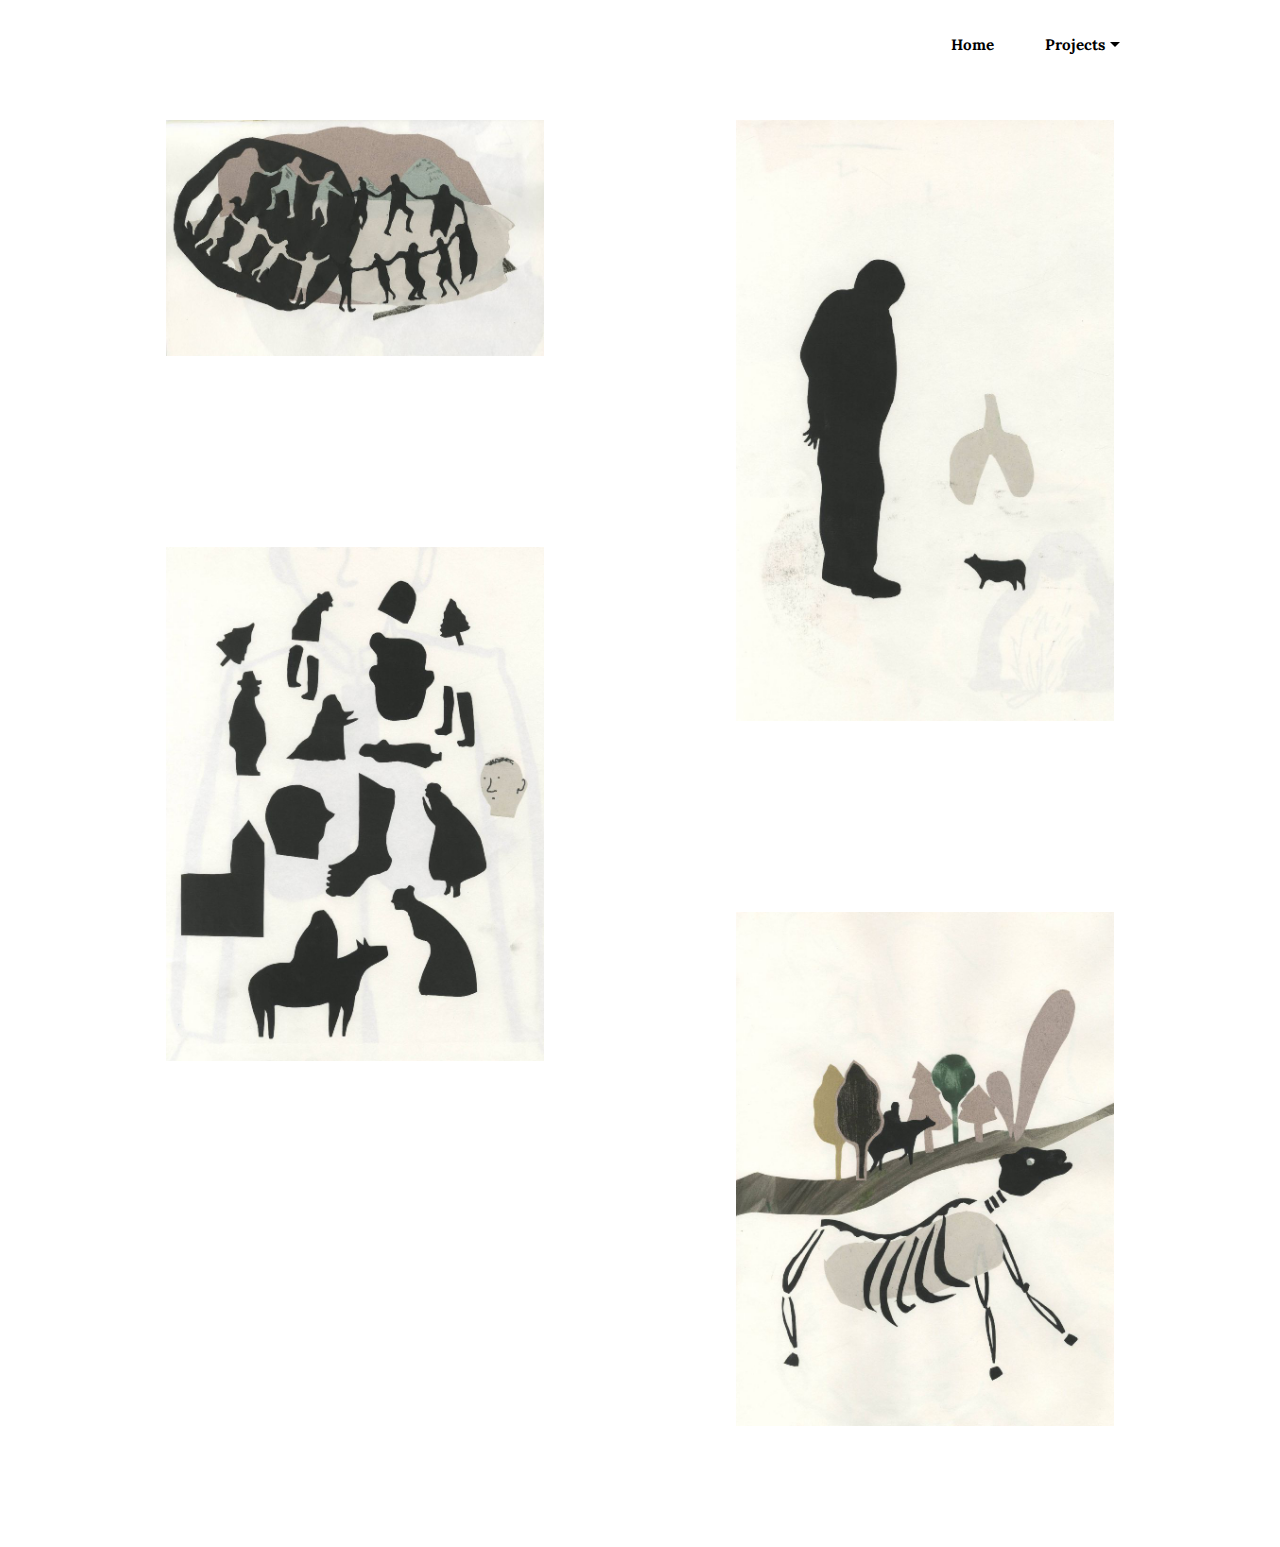
<file: theghostrider.html>
<!DOCTYPE html>
<html>
<head>
  <!-- Site made with Mobirise Website Builder v3.12.1, https://mobirise.com -->
  <meta charset="UTF-8">
  <meta http-equiv="X-UA-Compatible" content="IE=edge">
  <meta name="generator" content="Mobirise v3.12.1, mobirise.com">
  <meta name="viewport" content="width=device-width, initial-scale=1">
  <link rel="shortcut icon" href="assets/images/logo.png" type="image/x-icon">
  <meta name="description" content="">
  
  <link rel="stylesheet" href="https://fonts.googleapis.com/css?family=Lora:400,700,400italic,700italic&amp;subset=latin">
  <link rel="stylesheet" href="https://fonts.googleapis.com/css?family=Montserrat:400,700">
  <link rel="stylesheet" href="https://fonts.googleapis.com/css?family=Raleway:100,100i,200,200i,300,300i,400,400i,500,500i,600,600i,700,700i,800,800i,900,900i">
  <link rel="stylesheet" href="assets/bootstrap-material-design-font/css/material.css">
  <link rel="stylesheet" href="assets/et-line-font-plugin/style.css">
  <link rel="stylesheet" href="assets/tether/tether.min.css">
  <link rel="stylesheet" href="assets/bootstrap/css/bootstrap.min.css">
  <link rel="stylesheet" href="assets/dropdown/css/style.css">
  <link rel="stylesheet" href="assets/theme/css/style.css">
  <link rel="stylesheet" href="assets/mobirise-gallery/style.css">
  <link rel="stylesheet" href="assets/mobirise/css/mbr-additional.css" type="text/css">
  
  
  
</head>
<body>

<!-- Google Analytics -->
<script>
  (function(i,s,o,g,r,a,m){i['GoogleAnalyticsObject']=r;i[r]=i[r]||function(){
  (i[r].q=i[r].q||[]).push(arguments)},i[r].l=1*new Date();a=s.createElement(o),
  m=s.getElementsByTagName(o)[0];a.async=1;a.src=g;m.parentNode.insertBefore(a,m)
  })(window,document,'script','https://www.google-analytics.com/analytics.js','ga');

  ga('create', 'UA-93333651-1', 'auto');
  ga('send', 'pageview');

</script>
<!-- /Google Analytics -->


<section id="menu-0">

    <nav class="navbar navbar-dropdown bg-color transparent">
        <div class="container">

            <div class="mbr-table">
                
                <div class="mbr-table-cell">

                    <button class="navbar-toggler pull-xs-right hidden-md-up" type="button" data-toggle="collapse" data-target="#exCollapsingNavbar">
                        <div class="hamburger-icon"></div>
                    </button>

                    <ul class="nav-dropdown collapse pull-xs-right nav navbar-nav navbar-toggleable-sm" id="exCollapsingNavbar"><li class="nav-item"><a class="nav-link link" href="index.html">Home</a></li><li class="nav-item dropdown open"><a class="nav-link link dropdown-toggle" href="index.html" aria-expanded="true" data-toggle="dropdown-submenu">Projects</a><div class="dropdown-menu"><a class="dropdown-item" href="greedyguts.html">Greedy Guts</a><a class="dropdown-item" href="TheGardenerandSons.html">The Gardener and His Sons<br></a><a class="dropdown-item" href="theghostrider.html">The Ghost Rider<br></a><a class="dropdown-item" href="ceramics.html">Ceramics<br></a><a class="dropdown-item" href="skeletprojects.html">The Skeleton and The Pheasant<br></a><a class="dropdown-item" href="lifedrawings.html">Life Model</a><a class="dropdown-item" href="About.html">About Me<br></a></div></li><li class="nav-item"><a class="nav-link link" href="index.html"></a></li></ul>
                    <button hidden="" class="navbar-toggler navbar-close" type="button" data-toggle="collapse" data-target="#exCollapsingNavbar">
                        <div class="close-icon"></div>
                    </button>

                </div>
            </div>

        </div>
    </nav>

</section>

<section class="engine"><a rel="external" href="https://mobirise.com">Web Page Generator</a></section><section class="mbr-gallery mbr-section mbr-section-nopadding mbr-slider-carousel mbr-after-navbar" id="gallery3-1" data-filter="false" style="background-color: rgb(255, 255, 255); padding-top: 1.5rem; padding-bottom: 1.5rem;">
    <!-- Filter -->
    

    <!-- Gallery -->
    <div class="mbr-gallery-row container">
        <div class=" mbr-gallery-layout-default">
            <div>
                <div>
                    <div class="mbr-gallery-item mbr-gallery-item__mobirise3 mbr-gallery-item--p6" data-tags="Animated" data-video-url="false">
                        <div href="#lb-gallery3-1" data-slide-to="0" data-toggle="modal">
                            
                            

                            <img alt="" src="assets/images/circlesgoodscan-2000x1247-41-2000x1247-20.jpg">
                            
                            <span class="icon-focus"></span>
                            
                        </div>
                    </div><div class="mbr-gallery-item mbr-gallery-item__mobirise3 mbr-gallery-item--p6" data-tags="Animated" data-video-url="false">
                        <div href="#lb-gallery3-1" data-slide-to="1" data-toggle="modal">
                            
                            

                            <img alt="" src="assets/images/man-cow-lungs-2000x3178-87-2000x3178-20.jpg">
                            
                            <span class="icon-focus"></span>
                            
                        </div>
                    </div><div class="mbr-gallery-item mbr-gallery-item__mobirise3 mbr-gallery-item--p6" data-tags="Animated" data-video-url="false">
                        <div href="#lb-gallery3-1" data-slide-to="2" data-toggle="modal">
                            
                            

                            <img alt="" src="assets/images/collage-2000x2720-40-2000x2720-36.jpg">
                            
                            <span class="icon-focus"></span>
                            
                        </div>
                    </div><div class="mbr-gallery-item mbr-gallery-item__mobirise3 mbr-gallery-item--p6" data-tags="Animated" data-video-url="false">
                        <div href="#lb-gallery3-1" data-slide-to="3" data-toggle="modal">
                            
                            

                            <img alt="" src="assets/images/horse-2000x2720-26-2000x2720-10.jpg">
                            
                            <span class="icon-focus"></span>
                            
                        </div>
                    </div>
                </div>
            </div>
            <div class="clearfix"></div>
        </div>
    </div>

    <!-- Lightbox -->
    <div data-app-prevent-settings="" class="mbr-slider modal fade carousel slide" tabindex="-1" data-keyboard="true" data-interval="false" id="lb-gallery3-1">
        <div class="modal-dialog">
            <div class="modal-content">
                <div class="modal-body">
                    <ol class="carousel-indicators">
                        <li data-app-prevent-settings="" data-target="#lb-gallery3-1" data-slide-to="0"></li><li data-app-prevent-settings="" data-target="#lb-gallery3-1" data-slide-to="1"></li><li data-app-prevent-settings="" data-target="#lb-gallery3-1" data-slide-to="2"></li><li data-app-prevent-settings="" data-target="#lb-gallery3-1" class=" active" data-slide-to="3"></li>
                    </ol>
                    <div class="carousel-inner">
                        <div class="carousel-item">
                            <img alt="" src="assets/images/circlesgoodscan-2000x1247-41.jpg">
                        </div><div class="carousel-item">
                            <img alt="" src="assets/images/man-cow-lungs-2000x3178-87.jpg">
                        </div><div class="carousel-item">
                            <img alt="" src="assets/images/collage-2000x2720-40.jpg">
                        </div><div class="carousel-item active">
                            <img alt="" src="assets/images/horse-2000x2720-26.jpg">
                        </div>
                    </div>
                    <a class="left carousel-control" role="button" data-slide="prev" href="#lb-gallery3-1">
                        <span class="icon-prev" aria-hidden="true"></span>
                        <span class="sr-only">Previous</span>
                    </a>
                    <a class="right carousel-control" role="button" data-slide="next" href="#lb-gallery3-1">
                        <span class="icon-next" aria-hidden="true"></span>
                        <span class="sr-only">Next</span>
                    </a>

                    <a class="close" href="#" role="button" data-dismiss="modal">
                        <span aria-hidden="true">×</span>
                        <span class="sr-only">Close</span>
                    </a>
                </div>
            </div>
        </div>
    </div>
</section>


  <script src="assets/web/assets/jquery/jquery.min.js"></script>
  <script src="assets/tether/tether.min.js"></script>
  <script src="assets/bootstrap/js/bootstrap.min.js"></script>
  <script src="assets/smooth-scroll/smooth-scroll.js"></script>
  <script src="assets/dropdown/js/script.min.js"></script>
  <script src="assets/touch-swipe/jquery.touch-swipe.min.js"></script>
  <script src="assets/masonry/masonry.pkgd.min.js"></script>
  <script src="assets/imagesloaded/imagesloaded.pkgd.min.js"></script>
  <script src="assets/bootstrap-carousel-swipe/bootstrap-carousel-swipe.js"></script>
  <script src="assets/theme/js/script.js"></script>
  <script src="assets/mobirise-gallery/player.min.js"></script>
  <script src="assets/mobirise-gallery/script.js"></script>
  
  
</body>
</html>
</file>
<file: assets/bootstrap-material-design-font/css/material.css>
@font-face {
  font-family: 'Material-Design-Icons';
  src: url('../fonts/Material-Design-Icons.eot?3ocs8m');
  src: url('../fonts/Material-Design-Icons.eot?#iefix3ocs8m') format('embedded-opentype'), url('../fonts/Material-Design-Icons.woff?3ocs8m') format('woff'), url('../fonts/Material-Design-Icons.ttf?3ocs8m') format('truetype'), url('../fonts/Material-Design-Icons.svg?3ocs8m#Material-Design-Icons') format('svg');
  font-weight: normal;
  font-style: normal;
}
[class^="mdi-"],
[class*="mdi-"] {
  speak: none;
  display: inline-block;
  font-style: normal;
  font-variant:normal;
  font-weight:normal;
  /*font-size:24px;*/
  line-height:1;
  font-family:'Material-Design-Icons' !important;
  text-rendering: auto;
  
  -webkit-font-smoothing: antialiased;
  -moz-osx-font-smoothing: grayscale;
  -webkit-transform: translate(0, 0);
      -ms-transform: translate(0, 0);
          transform: translate(0, 0);
}
[class^="mdi-"]:before,
[class*="mdi-"]:before {
  display: inline-block;
  speak: none;
  text-decoration: inherit;
}
[class^="mdi-"].pull-left,
[class*="mdi-"].pull-left {
  margin-right: .3em;
}
[class^="mdi-"].pull-right,
[class*="mdi-"].pull-right {
  margin-left: .3em;
}
[class^="mdi-"].mdi-lg:before,
[class*="mdi-"].mdi-lg:before,
[class^="mdi-"].mdi-lg:after,
[class*="mdi-"].mdi-lg:after {
  font-size: 1.33333333em;
  line-height: 0.75em;
  vertical-align: -15%;
}
[class^="mdi-"].mdi-2x:before,
[class*="mdi-"].mdi-2x:before,
[class^="mdi-"].mdi-2x:after,
[class*="mdi-"].mdi-2x:after {
  font-size: 2em;
}
[class^="mdi-"].mdi-3x:before,
[class*="mdi-"].mdi-3x:before,
[class^="mdi-"].mdi-3x:after,
[class*="mdi-"].mdi-3x:after {
  font-size: 3em;
}
[class^="mdi-"].mdi-4x:before,
[class*="mdi-"].mdi-4x:before,
[class^="mdi-"].mdi-4x:after,
[class*="mdi-"].mdi-4x:after {
  font-size: 4em;
}
[class^="mdi-"].mdi-5x:before,
[class*="mdi-"].mdi-5x:before,
[class^="mdi-"].mdi-5x:after,
[class*="mdi-"].mdi-5x:after {
  font-size: 5em;
}
[class^="mdi-device-signal-cellular-"]:after,
[class^="mdi-device-battery-"]:after,
[class^="mdi-device-battery-charging-"]:after,
[class^="mdi-device-signal-cellular-connected-no-internet-"]:after,
[class^="mdi-device-signal-wifi-"]:after,
[class^="mdi-device-signal-wifi-statusbar-not-connected"]:after,
.mdi-device-network-wifi:after {
  opacity: .3;
  position: absolute;
  left: 0;
  top: 0;
  z-index: 1;
  display: inline-block;
  speak: none;
  text-decoration: inherit;
}
[class^="mdi-device-signal-cellular-"]:after {
  content: "\e758";
}
[class^="mdi-device-battery-"]:after {
  content: "\e735";
}
[class^="mdi-device-battery-charging-"]:after {
  content: "\e733";
}
[class^="mdi-device-signal-cellular-connected-no-internet-"]:after {
  content: "\e75d";
}
[class^="mdi-device-signal-wifi-"]:after,
.mdi-device-network-wifi:after {
  content: "\e765";
}
[class^="mdi-device-signal-wifi-statusbasr-not-connected"]:after {
  content: "\e8f7";
}
.mdi-device-signal-cellular-off:after,
.mdi-device-signal-cellular-null:after,
.mdi-device-signal-cellular-no-sim:after,
.mdi-device-signal-wifi-off:after,
.mdi-device-signal-wifi-4-bar:after,
.mdi-device-signal-cellular-4-bar:after,
.mdi-device-battery-alert:after,
.mdi-device-signal-cellular-connected-no-internet-4-bar:after,
.mdi-device-battery-std:after,
.mdi-device-battery-full .mdi-device-battery-unknown:after {
  content: "";
}
.mdi-fw {
  width: 1.28571429em;
  text-align: center;
}
.mdi-ul {
  padding-left: 0;
  margin-left: 2.14285714em;
  list-style-type: none;
}
.mdi-ul > li {
  position: relative;
}
.mdi-li {
  position: absolute;
  left: -2.14285714em;
  width: 2.14285714em;
  top: 0.14285714em;
  text-align: center;
}
.mdi-li.mdi-lg {
  left: -1.85714286em;
}
.mdi-border {
  padding: .2em .25em .15em;
  border: solid 0.08em #eeeeee;
  border-radius: .1em;
}
.mdi-spin {
  -webkit-animation: mdi-spin 2s infinite linear;
  animation: mdi-spin 2s infinite linear;
  -webkit-transform-origin: 50% 50%;
  -ms-transform-origin: 50% 50%;
      transform-origin: 50% 50%;
}
.mdi-pulse {
  -webkit-animation: mdi-spin 1s steps(8) infinite;
  animation: mdi-spin 1s steps(8) infinite;
  -webkit-transform-origin: 50% 50%;
  -ms-transform-origin: 50% 50%;
      transform-origin: 50% 50%;
}
@-webkit-keyframes mdi-spin {
  0% {
    -webkit-transform: rotate(0deg);
    transform: rotate(0deg);
  }
  100% {
    -webkit-transform: rotate(359deg);
    transform: rotate(359deg);
  }
}
@keyframes mdi-spin {
  0% {
    -webkit-transform: rotate(0deg);
    transform: rotate(0deg);
  }
  100% {
    -webkit-transform: rotate(359deg);
    transform: rotate(359deg);
  }
}
.mdi-rotate-90 {
  filter: progid:DXImageTransform.Microsoft.BasicImage(rotation=1);
  -webkit-transform: rotate(90deg);
  -ms-transform: rotate(90deg);
  transform: rotate(90deg);
}
.mdi-rotate-180 {
  filter: progid:DXImageTransform.Microsoft.BasicImage(rotation=2);
  -webkit-transform: rotate(180deg);
  -ms-transform: rotate(180deg);
  transform: rotate(180deg);
}
.mdi-rotate-270 {
  filter: progid:DXImageTransform.Microsoft.BasicImage(rotation=3);
  -webkit-transform: rotate(270deg);
  -ms-transform: rotate(270deg);
  transform: rotate(270deg);
}
.mdi-flip-horizontal {
  filter: progid:DXImageTransform.Microsoft.BasicImage(rotation=0, mirror=1);
  -webkit-transform: scale(-1, 1);
  -ms-transform: scale(-1, 1);
  transform: scale(-1, 1);
}
.mdi-flip-vertical {
  filter: progid:DXImageTransform.Microsoft.BasicImage(rotation=2, mirror=1);
  -webkit-transform: scale(1, -1);
  -ms-transform: scale(1, -1);
  transform: scale(1, -1);
}
:root .mdi-rotate-90,
:root .mdi-rotate-180,
:root .mdi-rotate-270,
:root .mdi-flip-horizontal,
:root .mdi-flip-vertical {
  -webkit-filter: none;
          filter: none;
}
.mdi-stack {
  position: relative;
  display: inline-block;
  width: 2em;
  height: 2em;
  line-height: 2em;
  vertical-align: middle;
}
.mdi-stack-1x,
.mdi-stack-2x {
  position: absolute;
  left: 0;
  width: 100%;
  text-align: center;
}
.mdi-stack-1x {
  line-height: inherit;
}
.mdi-stack-2x {
  font-size: 2em;
}
.mdi-inverse {
  color: #ffffff;
}
/* Start Icons */
.mdi-action-3d-rotation:before {
  content: "\e600";
}
.mdi-action-accessibility:before {
  content: "\e601";
}
.mdi-action-account-balance-wallet:before {
  content: "\e602";
}
.mdi-action-account-balance:before {
  content: "\e603";
}
.mdi-action-account-box:before {
  content: "\e604";
}
.mdi-action-account-child:before {
  content: "\e605";
}
.mdi-action-account-circle:before {
  content: "\e606";
}
.mdi-action-add-shopping-cart:before {
  content: "\e607";
}
.mdi-action-alarm-add:before {
  content: "\e608";
}
.mdi-action-alarm-off:before {
  content: "\e609";
}
.mdi-action-alarm-on:before {
  content: "\e60a";
}
.mdi-action-alarm:before {
  content: "\e60b";
}
.mdi-action-android:before {
  content: "\e60c";
}
.mdi-action-announcement:before {
  content: "\e60d";
}
.mdi-action-aspect-ratio:before {
  content: "\e60e";
}
.mdi-action-assessment:before {
  content: "\e60f";
}
.mdi-action-assignment-ind:before {
  content: "\e610";
}
.mdi-action-assignment-late:before {
  content: "\e611";
}
.mdi-action-assignment-return:before {
  content: "\e612";
}
.mdi-action-assignment-returned:before {
  content: "\e613";
}
.mdi-action-assignment-turned-in:before {
  content: "\e614";
}
.mdi-action-assignment:before {
  content: "\e615";
}
.mdi-action-autorenew:before {
  content: "\e616";
}
.mdi-action-backup:before {
  content: "\e617";
}
.mdi-action-book:before {
  content: "\e618";
}
.mdi-action-bookmark-outline:before {
  content: "\e619";
}
.mdi-action-bookmark:before {
  content: "\e61a";
}
.mdi-action-bug-report:before {
  content: "\e61b";
}
.mdi-action-cached:before {
  content: "\e61c";
}
.mdi-action-check-circle:before {
  content: "\e61d";
}
.mdi-action-class:before {
  content: "\e61e";
}
.mdi-action-credit-card:before {
  content: "\e61f";
}
.mdi-action-dashboard:before {
  content: "\e620";
}
.mdi-action-delete:before {
  content: "\e621";
}
.mdi-action-description:before {
  content: "\e622";
}
.mdi-action-dns:before {
  content: "\e623";
}
.mdi-action-done-all:before {
  content: "\e624";
}
.mdi-action-done:before {
  content: "\e625";
}
.mdi-action-event:before {
  content: "\e626";
}
.mdi-action-exit-to-app:before {
  content: "\e627";
}
.mdi-action-explore:before {
  content: "\e628";
}
.mdi-action-extension:before {
  content: "\e629";
}
.mdi-action-face-unlock:before {
  content: "\e62a";
}
.mdi-action-favorite-outline:before {
  content: "\e62b";
}
.mdi-action-favorite:before {
  content: "\e62c";
}
.mdi-action-find-in-page:before {
  content: "\e62d";
}
.mdi-action-find-replace:before {
  content: "\e62e";
}
.mdi-action-flip-to-back:before {
  content: "\e62f";
}
.mdi-action-flip-to-front:before {
  content: "\e630";
}
.mdi-action-get-app:before {
  content: "\e631";
}
.mdi-action-grade:before {
  content: "\e632";
}
.mdi-action-group-work:before {
  content: "\e633";
}
.mdi-action-help:before {
  content: "\e634";
}
.mdi-action-highlight-remove:before {
  content: "\e635";
}
.mdi-action-history:before {
  content: "\e636";
}
.mdi-action-home:before {
  content: "\e637";
}
.mdi-action-https:before {
  content: "\e638";
}
.mdi-action-info-outline:before {
  content: "\e639";
}
.mdi-action-info:before {
  content: "\e63a";
}
.mdi-action-input:before {
  content: "\e63b";
}
.mdi-action-invert-colors:before {
  content: "\e63c";
}
.mdi-action-label-outline:before {
  content: "\e63d";
}
.mdi-action-label:before {
  content: "\e63e";
}
.mdi-action-language:before {
  content: "\e63f";
}
.mdi-action-launch:before {
  content: "\e640";
}
.mdi-action-list:before {
  content: "\e641";
}
.mdi-action-lock-open:before {
  content: "\e642";
}
.mdi-action-lock-outline:before {
  content: "\e643";
}
.mdi-action-lock:before {
  content: "\e644";
}
.mdi-action-loyalty:before {
  content: "\e645";
}
.mdi-action-markunread-mailbox:before {
  content: "\e646";
}
.mdi-action-note-add:before {
  content: "\e647";
}
.mdi-action-open-in-browser:before {
  content: "\e648";
}
.mdi-action-open-in-new:before {
  content: "\e649";
}
.mdi-action-open-with:before {
  content: "\e64a";
}
.mdi-action-pageview:before {
  content: "\e64b";
}
.mdi-action-payment:before {
  content: "\e64c";
}
.mdi-action-perm-camera-mic:before {
  content: "\e64d";
}
.mdi-action-perm-contact-cal:before {
  content: "\e64e";
}
.mdi-action-perm-data-setting:before {
  content: "\e64f";
}
.mdi-action-perm-device-info:before {
  content: "\e650";
}
.mdi-action-perm-identity:before {
  content: "\e651";
}
.mdi-action-perm-media:before {
  content: "\e652";
}
.mdi-action-perm-phone-msg:before {
  content: "\e653";
}
.mdi-action-perm-scan-wifi:before {
  content: "\e654";
}
.mdi-action-picture-in-picture:before {
  content: "\e655";
}
.mdi-action-polymer:before {
  content: "\e656";
}
.mdi-action-print:before {
  content: "\e657";
}
.mdi-action-query-builder:before {
  content: "\e658";
}
.mdi-action-question-answer:before {
  content: "\e659";
}
.mdi-action-receipt:before {
  content: "\e65a";
}
.mdi-action-redeem:before {
  content: "\e65b";
}
.mdi-action-reorder:before {
  content: "\e65c";
}
.mdi-action-report-problem:before {
  content: "\e65d";
}
.mdi-action-restore:before {
  content: "\e65e";
}
.mdi-action-room:before {
  content: "\e65f";
}
.mdi-action-schedule:before {
  content: "\e660";
}
.mdi-action-search:before {
  content: "\e661";
}
.mdi-action-settings-applications:before {
  content: "\e662";
}
.mdi-action-settings-backup-restore:before {
  content: "\e663";
}
.mdi-action-settings-bluetooth:before {
  content: "\e664";
}
.mdi-action-settings-cell:before {
  content: "\e665";
}
.mdi-action-settings-display:before {
  content: "\e666";
}
.mdi-action-settings-ethernet:before {
  content: "\e667";
}
.mdi-action-settings-input-antenna:before {
  content: "\e668";
}
.mdi-action-settings-input-component:before {
  content: "\e669";
}
.mdi-action-settings-input-composite:before {
  content: "\e66a";
}
.mdi-action-settings-input-hdmi:before {
  content: "\e66b";
}
.mdi-action-settings-input-svideo:before {
  content: "\e66c";
}
.mdi-action-settings-overscan:before {
  content: "\e66d";
}
.mdi-action-settings-phone:before {
  content: "\e66e";
}
.mdi-action-settings-power:before {
  content: "\e66f";
}
.mdi-action-settings-remote:before {
  content: "\e670";
}
.mdi-action-settings-voice:before {
  content: "\e671";
}
.mdi-action-settings:before {
  content: "\e672";
}
.mdi-action-shop-two:before {
  content: "\e673";
}
.mdi-action-shop:before {
  content: "\e674";
}
.mdi-action-shopping-basket:before {
  content: "\e675";
}
.mdi-action-shopping-cart:before {
  content: "\e676";
}
.mdi-action-speaker-notes:before {
  content: "\e677";
}
.mdi-action-spellcheck:before {
  content: "\e678";
}
.mdi-action-star-rate:before {
  content: "\e679";
}
.mdi-action-stars:before {
  content: "\e67a";
}
.mdi-action-store:before {
  content: "\e67b";
}
.mdi-action-subject:before {
  content: "\e67c";
}
.mdi-action-supervisor-account:before {
  content: "\e67d";
}
.mdi-action-swap-horiz:before {
  content: "\e67e";
}
.mdi-action-swap-vert-circle:before {
  content: "\e67f";
}
.mdi-action-swap-vert:before {
  content: "\e680";
}
.mdi-action-system-update-tv:before {
  content: "\e681";
}
.mdi-action-tab-unselected:before {
  content: "\e682";
}
.mdi-action-tab:before {
  content: "\e683";
}
.mdi-action-theaters:before {
  content: "\e684";
}
.mdi-action-thumb-down:before {
  content: "\e685";
}
.mdi-action-thumb-up:before {
  content: "\e686";
}
.mdi-action-thumbs-up-down:before {
  content: "\e687";
}
.mdi-action-toc:before {
  content: "\e688";
}
.mdi-action-today:before {
  content: "\e689";
}
.mdi-action-track-changes:before {
  content: "\e68a";
}
.mdi-action-translate:before {
  content: "\e68b";
}
.mdi-action-trending-down:before {
  content: "\e68c";
}
.mdi-action-trending-neutral:before {
  content: "\e68d";
}
.mdi-action-trending-up:before {
  content: "\e68e";
}
.mdi-action-turned-in-not:before {
  content: "\e68f";
}
.mdi-action-turned-in:before {
  content: "\e690";
}
.mdi-action-verified-user:before {
  content: "\e691";
}
.mdi-action-view-agenda:before {
  content: "\e692";
}
.mdi-action-view-array:before {
  content: "\e693";
}
.mdi-action-view-carousel:before {
  content: "\e694";
}
.mdi-action-view-column:before {
  content: "\e695";
}
.mdi-action-view-day:before {
  content: "\e696";
}
.mdi-action-view-headline:before {
  content: "\e697";
}
.mdi-action-view-list:before {
  content: "\e698";
}
.mdi-action-view-module:before {
  content: "\e699";
}
.mdi-action-view-quilt:before {
  content: "\e69a";
}
.mdi-action-view-stream:before {
  content: "\e69b";
}
.mdi-action-view-week:before {
  content: "\e69c";
}
.mdi-action-visibility-off:before {
  content: "\e69d";
}
.mdi-action-visibility:before {
  content: "\e69e";
}
.mdi-action-wallet-giftcard:before {
  content: "\e69f";
}
.mdi-action-wallet-membership:before {
  content: "\e6a0";
}
.mdi-action-wallet-travel:before {
  content: "\e6a1";
}
.mdi-action-work:before {
  content: "\e6a2";
}
.mdi-alert-error:before {
  content: "\e6a3";
}
.mdi-alert-warning:before {
  content: "\e6a4";
}
.mdi-av-album:before {
  content: "\e6a5";
}
.mdi-av-closed-caption:before {
  content: "\e6a6";
}
.mdi-av-equalizer:before {
  content: "\e6a7";
}
.mdi-av-explicit:before {
  content: "\e6a8";
}
.mdi-av-fast-forward:before {
  content: "\e6a9";
}
.mdi-av-fast-rewind:before {
  content: "\e6aa";
}
.mdi-av-games:before {
  content: "\e6ab";
}
.mdi-av-hearing:before {
  content: "\e6ac";
}
.mdi-av-high-quality:before {
  content: "\e6ad";
}
.mdi-av-loop:before {
  content: "\e6ae";
}
.mdi-av-mic-none:before {
  content: "\e6af";
}
.mdi-av-mic-off:before {
  content: "\e6b0";
}
.mdi-av-mic:before {
  content: "\e6b1";
}
.mdi-av-movie:before {
  content: "\e6b2";
}
.mdi-av-my-library-add:before {
  content: "\e6b3";
}
.mdi-av-my-library-books:before {
  content: "\e6b4";
}
.mdi-av-my-library-music:before {
  content: "\e6b5";
}
.mdi-av-new-releases:before {
  content: "\e6b6";
}
.mdi-av-not-interested:before {
  content: "\e6b7";
}
.mdi-av-pause-circle-fill:before {
  content: "\e6b8";
}
.mdi-av-pause-circle-outline:before {
  content: "\e6b9";
}
.mdi-av-pause:before {
  content: "\e6ba";
}
.mdi-av-play-arrow:before {
  content: "\e6bb";
}
.mdi-av-play-circle-fill:before {
  content: "\e6bc";
}
.mdi-av-play-circle-outline:before {
  content: "\e6bd";
}
.mdi-av-play-shopping-bag:before {
  content: "\e6be";
}
.mdi-av-playlist-add:before {
  content: "\e6bf";
}
.mdi-av-queue-music:before {
  content: "\e6c0";
}
.mdi-av-queue:before {
  content: "\e6c1";
}
.mdi-av-radio:before {
  content: "\e6c2";
}
.mdi-av-recent-actors:before {
  content: "\e6c3";
}
.mdi-av-repeat-one:before {
  content: "\e6c4";
}
.mdi-av-repeat:before {
  content: "\e6c5";
}
.mdi-av-replay:before {
  content: "\e6c6";
}
.mdi-av-shuffle:before {
  content: "\e6c7";
}
.mdi-av-skip-next:before {
  content: "\e6c8";
}
.mdi-av-skip-previous:before {
  content: "\e6c9";
}
.mdi-av-snooze:before {
  content: "\e6ca";
}
.mdi-av-stop:before {
  content: "\e6cb";
}
.mdi-av-subtitles:before {
  content: "\e6cc";
}
.mdi-av-surround-sound:before {
  content: "\e6cd";
}
.mdi-av-timer:before {
  content: "\e6ce";
}
.mdi-av-video-collection:before {
  content: "\e6cf";
}
.mdi-av-videocam-off:before {
  content: "\e6d0";
}
.mdi-av-videocam:before {
  content: "\e6d1";
}
.mdi-av-volume-down:before {
  content: "\e6d2";
}
.mdi-av-volume-mute:before {
  content: "\e6d3";
}
.mdi-av-volume-off:before {
  content: "\e6d4";
}
.mdi-av-volume-up:before {
  content: "\e6d5";
}
.mdi-av-web:before {
  content: "\e6d6";
}
.mdi-communication-business:before {
  content: "\e6d7";
}
.mdi-communication-call-end:before {
  content: "\e6d8";
}
.mdi-communication-call-made:before {
  content: "\e6d9";
}
.mdi-communication-call-merge:before {
  content: "\e6da";
}
.mdi-communication-call-missed:before {
  content: "\e6db";
}
.mdi-communication-call-received:before {
  content: "\e6dc";
}
.mdi-communication-call-split:before {
  content: "\e6dd";
}
.mdi-communication-call:before {
  content: "\e6de";
}
.mdi-communication-chat:before {
  content: "\e6df";
}
.mdi-communication-clear-all:before {
  content: "\e6e0";
}
.mdi-communication-comment:before {
  content: "\e6e1";
}
.mdi-communication-contacts:before {
  content: "\e6e2";
}
.mdi-communication-dialer-sip:before {
  content: "\e6e3";
}
.mdi-communication-dialpad:before {
  content: "\e6e4";
}
.mdi-communication-dnd-on:before {
  content: "\e6e5";
}
.mdi-communication-email:before {
  content: "\e6e6";
}
.mdi-communication-forum:before {
  content: "\e6e7";
}
.mdi-communication-import-export:before {
  content: "\e6e8";
}
.mdi-communication-invert-colors-off:before {
  content: "\e6e9";
}
.mdi-communication-invert-colors-on:before {
  content: "\e6ea";
}
.mdi-communication-live-help:before {
  content: "\e6eb";
}
.mdi-communication-location-off:before {
  content: "\e6ec";
}
.mdi-communication-location-on:before {
  content: "\e6ed";
}
.mdi-communication-message:before {
  content: "\e6ee";
}
.mdi-communication-messenger:before {
  content: "\e6ef";
}
.mdi-communication-no-sim:before {
  content: "\e6f0";
}
.mdi-communication-phone:before {
  content: "\e6f1";
}
.mdi-communication-portable-wifi-off:before {
  content: "\e6f2";
}
.mdi-communication-quick-contacts-dialer:before {
  content: "\e6f3";
}
.mdi-communication-quick-contacts-mail:before {
  content: "\e6f4";
}
.mdi-communication-ring-volume:before {
  content: "\e6f5";
}
.mdi-communication-stay-current-landscape:before {
  content: "\e6f6";
}
.mdi-communication-stay-current-portrait:before {
  content: "\e6f7";
}
.mdi-communication-stay-primary-landscape:before {
  content: "\e6f8";
}
.mdi-communication-stay-primary-portrait:before {
  content: "\e6f9";
}
.mdi-communication-swap-calls:before {
  content: "\e6fa";
}
.mdi-communication-textsms:before {
  content: "\e6fb";
}
.mdi-communication-voicemail:before {
  content: "\e6fc";
}
.mdi-communication-vpn-key:before {
  content: "\e6fd";
}
.mdi-content-add-box:before {
  content: "\e6fe";
}
.mdi-content-add-circle-outline:before {
  content: "\e6ff";
}
.mdi-content-add-circle:before {
  content: "\e700";
}
.mdi-content-add:before {
  content: "\e701";
}
.mdi-content-archive:before {
  content: "\e702";
}
.mdi-content-backspace:before {
  content: "\e703";
}
.mdi-content-block:before {
  content: "\e704";
}
.mdi-content-clear:before {
  content: "\e705";
}
.mdi-content-content-copy:before {
  content: "\e706";
}
.mdi-content-content-cut:before {
  content: "\e707";
}
.mdi-content-content-paste:before {
  content: "\e708";
}
.mdi-content-create:before {
  content: "\e709";
}
.mdi-content-drafts:before {
  content: "\e70a";
}
.mdi-content-filter-list:before {
  content: "\e70b";
}
.mdi-content-flag:before {
  content: "\e70c";
}
.mdi-content-forward:before {
  content: "\e70d";
}
.mdi-content-gesture:before {
  content: "\e70e";
}
.mdi-content-inbox:before {
  content: "\e70f";
}
.mdi-content-link:before {
  content: "\e710";
}
.mdi-content-mail:before {
  content: "\e711";
}
.mdi-content-markunread:before {
  content: "\e712";
}
.mdi-content-redo:before {
  content: "\e713";
}
.mdi-content-remove-circle-outline:before {
  content: "\e714";
}
.mdi-content-remove-circle:before {
  content: "\e715";
}
.mdi-content-remove:before {
  content: "\e716";
}
.mdi-content-reply-all:before {
  content: "\e717";
}
.mdi-content-reply:before {
  content: "\e718";
}
.mdi-content-report:before {
  content: "\e719";
}
.mdi-content-save:before {
  content: "\e71a";
}
.mdi-content-select-all:before {
  content: "\e71b";
}
.mdi-content-send:before {
  content: "\e71c";
}
.mdi-content-sort:before {
  content: "\e71d";
}
.mdi-content-text-format:before {
  content: "\e71e";
}
.mdi-content-undo:before {
  content: "\e71f";
}
.mdi-editor-attach-file:before {
  content: "\e776";
}
.mdi-editor-attach-money:before {
  content: "\e777";
}
.mdi-editor-border-all:before {
  content: "\e778";
}
.mdi-editor-border-bottom:before {
  content: "\e779";
}
.mdi-editor-border-clear:before {
  content: "\e77a";
}
.mdi-editor-border-color:before {
  content: "\e77b";
}
.mdi-editor-border-horizontal:before {
  content: "\e77c";
}
.mdi-editor-border-inner:before {
  content: "\e77d";
}
.mdi-editor-border-left:before {
  content: "\e77e";
}
.mdi-editor-border-outer:before {
  content: "\e77f";
}
.mdi-editor-border-right:before {
  content: "\e780";
}
.mdi-editor-border-style:before {
  content: "\e781";
}
.mdi-editor-border-top:before {
  content: "\e782";
}
.mdi-editor-border-vertical:before {
  content: "\e783";
}
.mdi-editor-format-align-center:before {
  content: "\e784";
}
.mdi-editor-format-align-justify:before {
  content: "\e785";
}
.mdi-editor-format-align-left:before {
  content: "\e786";
}
.mdi-editor-format-align-right:before {
  content: "\e787";
}
.mdi-editor-format-bold:before {
  content: "\e788";
}
.mdi-editor-format-clear:before {
  content: "\e789";
}
.mdi-editor-format-color-fill:before {
  content: "\e78a";
}
.mdi-editor-format-color-reset:before {
  content: "\e78b";
}
.mdi-editor-format-color-text:before {
  content: "\e78c";
}
.mdi-editor-format-indent-decrease:before {
  content: "\e78d";
}
.mdi-editor-format-indent-increase:before {
  content: "\e78e";
}
.mdi-editor-format-italic:before {
  content: "\e78f";
}
.mdi-editor-format-line-spacing:before {
  content: "\e790";
}
.mdi-editor-format-list-bulleted:before {
  content: "\e791";
}
.mdi-editor-format-list-numbered:before {
  content: "\e792";
}
.mdi-editor-format-paint:before {
  content: "\e793";
}
.mdi-editor-format-quote:before {
  content: "\e794";
}
.mdi-editor-format-size:before {
  content: "\e795";
}
.mdi-editor-format-strikethrough:before {
  content: "\e796";
}
.mdi-editor-format-textdirection-l-to-r:before {
  content: "\e797";
}
.mdi-editor-format-textdirection-r-to-l:before {
  content: "\e798";
}
.mdi-editor-format-underline:before {
  content: "\e799";
}
.mdi-editor-functions:before {
  content: "\e79a";
}
.mdi-editor-insert-chart:before {
  content: "\e79b";
}
.mdi-editor-insert-comment:before {
  content: "\e79c";
}
.mdi-editor-insert-drive-file:before {
  content: "\e79d";
}
.mdi-editor-insert-emoticon:before {
  content: "\e79e";
}
.mdi-editor-insert-invitation:before {
  content: "\e79f";
}
.mdi-editor-insert-link:before {
  content: "\e7a0";
}
.mdi-editor-insert-photo:before {
  content: "\e7a1";
}
.mdi-editor-merge-type:before {
  content: "\e7a2";
}
.mdi-editor-mode-comment:before {
  content: "\e7a3";
}
.mdi-editor-mode-edit:before {
  content: "\e7a4";
}
.mdi-editor-publish:before {
  content: "\e7a5";
}
.mdi-editor-vertical-align-bottom:before {
  content: "\e7a6";
}
.mdi-editor-vertical-align-center:before {
  content: "\e7a7";
}
.mdi-editor-vertical-align-top:before {
  content: "\e7a8";
}
.mdi-editor-wrap-text:before {
  content: "\e7a9";
}
.mdi-file-attachment:before {
  content: "\e7aa";
}
.mdi-file-cloud-circle:before {
  content: "\e7ab";
}
.mdi-file-cloud-done:before {
  content: "\e7ac";
}
.mdi-file-cloud-download:before {
  content: "\e7ad";
}
.mdi-file-cloud-off:before {
  content: "\e7ae";
}
.mdi-file-cloud-queue:before {
  content: "\e7af";
}
.mdi-file-cloud-upload:before {
  content: "\e7b0";
}
.mdi-file-cloud:before {
  content: "\e7b1";
}
.mdi-file-file-download:before {
  content: "\e7b2";
}
.mdi-file-file-upload:before {
  content: "\e7b3";
}
.mdi-file-folder-open:before {
  content: "\e7b4";
}
.mdi-file-folder-shared:before {
  content: "\e7b5";
}
.mdi-file-folder:before {
  content: "\e7b6";
}
.mdi-device-access-alarm:before {
  content: "\e720";
}
.mdi-device-access-alarms:before {
  content: "\e721";
}
.mdi-device-access-time:before {
  content: "\e722";
}
.mdi-device-add-alarm:before {
  content: "\e723";
}
.mdi-device-airplanemode-off:before {
  content: "\e724";
}
.mdi-device-airplanemode-on:before {
  content: "\e725";
}
.mdi-device-battery-20:before {
  content: "\e726";
}
.mdi-device-battery-30:before {
  content: "\e727";
}
.mdi-device-battery-50:before {
  content: "\e728";
}
.mdi-device-battery-60:before {
  content: "\e729";
}
.mdi-device-battery-80:before {
  content: "\e72a";
}
.mdi-device-battery-90:before {
  content: "\e72b";
}
.mdi-device-battery-alert:before {
  content: "\e72c";
}
.mdi-device-battery-charging-20:before {
  content: "\e72d";
}
.mdi-device-battery-charging-30:before {
  content: "\e72e";
}
.mdi-device-battery-charging-50:before {
  content: "\e72f";
}
.mdi-device-battery-charging-60:before {
  content: "\e730";
}
.mdi-device-battery-charging-80:before {
  content: "\e731";
}
.mdi-device-battery-charging-90:before {
  content: "\e732";
}
.mdi-device-battery-charging-full:before {
  content: "\e733";
}
.mdi-device-battery-full:before {
  content: "\e734";
}
.mdi-device-battery-std:before {
  content: "\e735";
}
.mdi-device-battery-unknown:before {
  content: "\e736";
}
.mdi-device-bluetooth-connected:before {
  content: "\e737";
}
.mdi-device-bluetooth-disabled:before {
  content: "\e738";
}
.mdi-device-bluetooth-searching:before {
  content: "\e739";
}
.mdi-device-bluetooth:before {
  content: "\e73a";
}
.mdi-device-brightness-auto:before {
  content: "\e73b";
}
.mdi-device-brightness-high:before {
  content: "\e73c";
}
.mdi-device-brightness-low:before {
  content: "\e73d";
}
.mdi-device-brightness-medium:before {
  content: "\e73e";
}
.mdi-device-data-usage:before {
  content: "\e73f";
}
.mdi-device-developer-mode:before {
  content: "\e740";
}
.mdi-device-devices:before {
  content: "\e741";
}
.mdi-device-dvr:before {
  content: "\e742";
}
.mdi-device-gps-fixed:before {
  content: "\e743";
}
.mdi-device-gps-not-fixed:before {
  content: "\e744";
}
.mdi-device-gps-off:before {
  content: "\e745";
}
.mdi-device-location-disabled:before {
  content: "\e746";
}
.mdi-device-location-searching:before {
  content: "\e747";
}
.mdi-device-multitrack-audio:before {
  content: "\e748";
}
.mdi-device-network-cell:before {
  content: "\e749";
}
.mdi-device-network-wifi:before {
  content: "\e74a";
}
.mdi-device-nfc:before {
  content: "\e74b";
}
.mdi-device-now-wallpaper:before {
  content: "\e74c";
}
.mdi-device-now-widgets:before {
  content: "\e74d";
}
.mdi-device-screen-lock-landscape:before {
  content: "\e74e";
}
.mdi-device-screen-lock-portrait:before {
  content: "\e74f";
}
.mdi-device-screen-lock-rotation:before {
  content: "\e750";
}
.mdi-device-screen-rotation:before {
  content: "\e751";
}
.mdi-device-sd-storage:before {
  content: "\e752";
}
.mdi-device-settings-system-daydream:before {
  content: "\e753";
}
.mdi-device-signal-cellular-0-bar:before {
  content: "\e754";
}
.mdi-device-signal-cellular-1-bar:before {
  content: "\e755";
}
.mdi-device-signal-cellular-2-bar:before {
  content: "\e756";
}
.mdi-device-signal-cellular-3-bar:before {
  content: "\e757";
}
.mdi-device-signal-cellular-4-bar:before {
  content: "\e758";
}
.mdi-signal-wifi-statusbar-connected-no-internet-after:before {
  content: "\e8f6";
}
.mdi-device-signal-cellular-connected-no-internet-0-bar:before {
  content: "\e759";
}
.mdi-device-signal-cellular-connected-no-internet-1-bar:before {
  content: "\e75a";
}
.mdi-device-signal-cellular-connected-no-internet-2-bar:before {
  content: "\e75b";
}
.mdi-device-signal-cellular-connected-no-internet-3-bar:before {
  content: "\e75c";
}
.mdi-device-signal-cellular-connected-no-internet-4-bar:before {
  content: "\e75d";
}
.mdi-device-signal-cellular-no-sim:before {
  content: "\e75e";
}
.mdi-device-signal-cellular-null:before {
  content: "\e75f";
}
.mdi-device-signal-cellular-off:before {
  content: "\e760";
}
.mdi-device-signal-wifi-0-bar:before {
  content: "\e761";
}
.mdi-device-signal-wifi-1-bar:before {
  content: "\e762";
}
.mdi-device-signal-wifi-2-bar:before {
  content: "\e763";
}
.mdi-device-signal-wifi-3-bar:before {
  content: "\e764";
}
.mdi-device-signal-wifi-4-bar:before {
  content: "\e765";
}
.mdi-device-signal-wifi-off:before {
  content: "\e766";
}
.mdi-device-signal-wifi-statusbar-1-bar:before {
  content: "\e767";
}
.mdi-device-signal-wifi-statusbar-2-bar:before {
  content: "\e768";
}
.mdi-device-signal-wifi-statusbar-3-bar:before {
  content: "\e769";
}
.mdi-device-signal-wifi-statusbar-4-bar:before {
  content: "\e76a";
}
.mdi-device-signal-wifi-statusbar-connected-no-internet-:before {
  content: "\e76b";
}
.mdi-device-signal-wifi-statusbar-connected-no-internet:before {
  content: "\e76f";
}
.mdi-device-signal-wifi-statusbar-connected-no-internet-2:before {
  content: "\e76c";
}
.mdi-device-signal-wifi-statusbar-connected-no-internet-3:before {
  content: "\e76d";
}
.mdi-device-signal-wifi-statusbar-connected-no-internet-4:before {
  content: "\e76e";
}
.mdi-signal-wifi-statusbar-not-connected-after:before {
  content: "\e8f7";
}
.mdi-device-signal-wifi-statusbar-not-connected:before {
  content: "\e770";
}
.mdi-device-signal-wifi-statusbar-null:before {
  content: "\e771";
}
.mdi-device-storage:before {
  content: "\e772";
}
.mdi-device-usb:before {
  content: "\e773";
}
.mdi-device-wifi-lock:before {
  content: "\e774";
}
.mdi-device-wifi-tethering:before {
  content: "\e775";
}
.mdi-hardware-cast-connected:before {
  content: "\e7b7";
}
.mdi-hardware-cast:before {
  content: "\e7b8";
}
.mdi-hardware-computer:before {
  content: "\e7b9";
}
.mdi-hardware-desktop-mac:before {
  content: "\e7ba";
}
.mdi-hardware-desktop-windows:before {
  content: "\e7bb";
}
.mdi-hardware-dock:before {
  content: "\e7bc";
}
.mdi-hardware-gamepad:before {
  content: "\e7bd";
}
.mdi-hardware-headset-mic:before {
  content: "\e7be";
}
.mdi-hardware-headset:before {
  content: "\e7bf";
}
.mdi-hardware-keyboard-alt:before {
  content: "\e7c0";
}
.mdi-hardware-keyboard-arrow-down:before {
  content: "\e7c1";
}
.mdi-hardware-keyboard-arrow-left:before {
  content: "\e7c2";
}
.mdi-hardware-keyboard-arrow-right:before {
  content: "\e7c3";
}
.mdi-hardware-keyboard-arrow-up:before {
  content: "\e7c4";
}
.mdi-hardware-keyboard-backspace:before {
  content: "\e7c5";
}
.mdi-hardware-keyboard-capslock:before {
  content: "\e7c6";
}
.mdi-hardware-keyboard-control:before {
  content: "\e7c7";
}
.mdi-hardware-keyboard-hide:before {
  content: "\e7c8";
}
.mdi-hardware-keyboard-return:before {
  content: "\e7c9";
}
.mdi-hardware-keyboard-tab:before {
  content: "\e7ca";
}
.mdi-hardware-keyboard-voice:before {
  content: "\e7cb";
}
.mdi-hardware-keyboard:before {
  content: "\e7cc";
}
.mdi-hardware-laptop-chromebook:before {
  content: "\e7cd";
}
.mdi-hardware-laptop-mac:before {
  content: "\e7ce";
}
.mdi-hardware-laptop-windows:before {
  content: "\e7cf";
}
.mdi-hardware-laptop:before {
  content: "\e7d0";
}
.mdi-hardware-memory:before {
  content: "\e7d1";
}
.mdi-hardware-mouse:before {
  content: "\e7d2";
}
.mdi-hardware-phone-android:before {
  content: "\e7d3";
}
.mdi-hardware-phone-iphone:before {
  content: "\e7d4";
}
.mdi-hardware-phonelink-off:before {
  content: "\e7d5";
}
.mdi-hardware-phonelink:before {
  content: "\e7d6";
}
.mdi-hardware-security:before {
  content: "\e7d7";
}
.mdi-hardware-sim-card:before {
  content: "\e7d8";
}
.mdi-hardware-smartphone:before {
  content: "\e7d9";
}
.mdi-hardware-speaker:before {
  content: "\e7da";
}
.mdi-hardware-tablet-android:before {
  content: "\e7db";
}
.mdi-hardware-tablet-mac:before {
  content: "\e7dc";
}
.mdi-hardware-tablet:before {
  content: "\e7dd";
}
.mdi-hardware-tv:before {
  content: "\e7de";
}
.mdi-hardware-watch:before {
  content: "\e7df";
}
.mdi-image-add-to-photos:before {
  content: "\e7e0";
}
.mdi-image-adjust:before {
  content: "\e7e1";
}
.mdi-image-assistant-photo:before {
  content: "\e7e2";
}
.mdi-image-audiotrack:before {
  content: "\e7e3";
}
.mdi-image-blur-circular:before {
  content: "\e7e4";
}
.mdi-image-blur-linear:before {
  content: "\e7e5";
}
.mdi-image-blur-off:before {
  content: "\e7e6";
}
.mdi-image-blur-on:before {
  content: "\e7e7";
}
.mdi-image-brightness-1:before {
  content: "\e7e8";
}
.mdi-image-brightness-2:before {
  content: "\e7e9";
}
.mdi-image-brightness-3:before {
  content: "\e7ea";
}
.mdi-image-brightness-4:before {
  content: "\e7eb";
}
.mdi-image-brightness-5:before {
  content: "\e7ec";
}
.mdi-image-brightness-6:before {
  content: "\e7ed";
}
.mdi-image-brightness-7:before {
  content: "\e7ee";
}
.mdi-image-brush:before {
  content: "\e7ef";
}
.mdi-image-camera-alt:before {
  content: "\e7f0";
}
.mdi-image-camera-front:before {
  content: "\e7f1";
}
.mdi-image-camera-rear:before {
  content: "\e7f2";
}
.mdi-image-camera-roll:before {
  content: "\e7f3";
}
.mdi-image-camera:before {
  content: "\e7f4";
}
.mdi-image-center-focus-strong:before {
  content: "\e7f5";
}
.mdi-image-center-focus-weak:before {
  content: "\e7f6";
}
.mdi-image-collections:before {
  content: "\e7f7";
}
.mdi-image-color-lens:before {
  content: "\e7f8";
}
.mdi-image-colorize:before {
  content: "\e7f9";
}
.mdi-image-compare:before {
  content: "\e7fa";
}
.mdi-image-control-point-duplicate:before {
  content: "\e7fb";
}
.mdi-image-control-point:before {
  content: "\e7fc";
}
.mdi-image-crop-3-2:before {
  content: "\e7fd";
}
.mdi-image-crop-5-4:before {
  content: "\e7fe";
}
.mdi-image-crop-7-5:before {
  content: "\e7ff";
}
.mdi-image-crop-16-9:before {
  content: "\e800";
}
.mdi-image-crop-din:before {
  content: "\e801";
}
.mdi-image-crop-free:before {
  content: "\e802";
}
.mdi-image-crop-landscape:before {
  content: "\e803";
}
.mdi-image-crop-original:before {
  content: "\e804";
}
.mdi-image-crop-portrait:before {
  content: "\e805";
}
.mdi-image-crop-square:before {
  content: "\e806";
}
.mdi-image-crop:before {
  content: "\e807";
}
.mdi-image-dehaze:before {
  content: "\e808";
}
.mdi-image-details:before {
  content: "\e809";
}
.mdi-image-edit:before {
  content: "\e80a";
}
.mdi-image-exposure-minus-1:before {
  content: "\e80b";
}
.mdi-image-exposure-minus-2:before {
  content: "\e80c";
}
.mdi-image-exposure-plus-1:before {
  content: "\e80d";
}
.mdi-image-exposure-plus-2:before {
  content: "\e80e";
}
.mdi-image-exposure-zero:before {
  content: "\e80f";
}
.mdi-image-exposure:before {
  content: "\e810";
}
.mdi-image-filter-1:before {
  content: "\e811";
}
.mdi-image-filter-2:before {
  content: "\e812";
}
.mdi-image-filter-3:before {
  content: "\e813";
}
.mdi-image-filter-4:before {
  content: "\e814";
}
.mdi-image-filter-5:before {
  content: "\e815";
}
.mdi-image-filter-6:before {
  content: "\e816";
}
.mdi-image-filter-7:before {
  content: "\e817";
}
.mdi-image-filter-8:before {
  content: "\e818";
}
.mdi-image-filter-9-plus:before {
  content: "\e819";
}
.mdi-image-filter-9:before {
  content: "\e81a";
}
.mdi-image-filter-b-and-w:before {
  content: "\e81b";
}
.mdi-image-filter-center-focus:before {
  content: "\e81c";
}
.mdi-image-filter-drama:before {
  content: "\e81d";
}
.mdi-image-filter-frames:before {
  content: "\e81e";
}
.mdi-image-filter-hdr:before {
  content: "\e81f";
}
.mdi-image-filter-none:before {
  content: "\e820";
}
.mdi-image-filter-tilt-shift:before {
  content: "\e821";
}
.mdi-image-filter-vintage:before {
  content: "\e822";
}
.mdi-image-filter:before {
  content: "\e823";
}
.mdi-image-flare:before {
  content: "\e824";
}
.mdi-image-flash-auto:before {
  content: "\e825";
}
.mdi-image-flash-off:before {
  content: "\e826";
}
.mdi-image-flash-on:before {
  content: "\e827";
}
.mdi-image-flip:before {
  content: "\e828";
}
.mdi-image-gradient:before {
  content: "\e829";
}
.mdi-image-grain:before {
  content: "\e82a";
}
.mdi-image-grid-off:before {
  content: "\e82b";
}
.mdi-image-grid-on:before {
  content: "\e82c";
}
.mdi-image-hdr-off:before {
  content: "\e82d";
}
.mdi-image-hdr-on:before {
  content: "\e82e";
}
.mdi-image-hdr-strong:before {
  content: "\e82f";
}
.mdi-image-hdr-weak:before {
  content: "\e830";
}
.mdi-image-healing:before {
  content: "\e831";
}
.mdi-image-image-aspect-ratio:before {
  content: "\e832";
}
.mdi-image-image:before {
  content: "\e833";
}
.mdi-image-iso:before {
  content: "\e834";
}
.mdi-image-landscape:before {
  content: "\e835";
}
.mdi-image-leak-add:before {
  content: "\e836";
}
.mdi-image-leak-remove:before {
  content: "\e837";
}
.mdi-image-lens:before {
  content: "\e838";
}
.mdi-image-looks-3:before {
  content: "\e839";
}
.mdi-image-looks-4:before {
  content: "\e83a";
}
.mdi-image-looks-5:before {
  content: "\e83b";
}
.mdi-image-looks-6:before {
  content: "\e83c";
}
.mdi-image-looks-one:before {
  content: "\e83d";
}
.mdi-image-looks-two:before {
  content: "\e83e";
}
.mdi-image-looks:before {
  content: "\e83f";
}
.mdi-image-loupe:before {
  content: "\e840";
}
.mdi-image-movie-creation:before {
  content: "\e841";
}
.mdi-image-nature-people:before {
  content: "\e842";
}
.mdi-image-nature:before {
  content: "\e843";
}
.mdi-image-navigate-before:before {
  content: "\e844";
}
.mdi-image-navigate-next:before {
  content: "\e845";
}
.mdi-image-palette:before {
  content: "\e846";
}
.mdi-image-panorama-fisheye:before {
  content: "\e847";
}
.mdi-image-panorama-horizontal:before {
  content: "\e848";
}
.mdi-image-panorama-vertical:before {
  content: "\e849";
}
.mdi-image-panorama-wide-angle:before {
  content: "\e84a";
}
.mdi-image-panorama:before {
  content: "\e84b";
}
.mdi-image-photo-album:before {
  content: "\e84c";
}
.mdi-image-photo-camera:before {
  content: "\e84d";
}
.mdi-image-photo-library:before {
  content: "\e84e";
}
.mdi-image-photo:before {
  content: "\e84f";
}
.mdi-image-portrait:before {
  content: "\e850";
}
.mdi-image-remove-red-eye:before {
  content: "\e851";
}
.mdi-image-rotate-left:before {
  content: "\e852";
}
.mdi-image-rotate-right:before {
  content: "\e853";
}
.mdi-image-slideshow:before {
  content: "\e854";
}
.mdi-image-straighten:before {
  content: "\e855";
}
.mdi-image-style:before {
  content: "\e856";
}
.mdi-image-switch-camera:before {
  content: "\e857";
}
.mdi-image-switch-video:before {
  content: "\e858";
}
.mdi-image-tag-faces:before {
  content: "\e859";
}
.mdi-image-texture:before {
  content: "\e85a";
}
.mdi-image-timelapse:before {
  content: "\e85b";
}
.mdi-image-timer-3:before {
  content: "\e85c";
}
.mdi-image-timer-10:before {
  content: "\e85d";
}
.mdi-image-timer-auto:before {
  content: "\e85e";
}
.mdi-image-timer-off:before {
  content: "\e85f";
}
.mdi-image-timer:before {
  content: "\e860";
}
.mdi-image-tonality:before {
  content: "\e861";
}
.mdi-image-transform:before {
  content: "\e862";
}
.mdi-image-tune:before {
  content: "\e863";
}
.mdi-image-wb-auto:before {
  content: "\e864";
}
.mdi-image-wb-cloudy:before {
  content: "\e865";
}
.mdi-image-wb-incandescent:before {
  content: "\e866";
}
.mdi-image-wb-irradescent:before {
  content: "\e867";
}
.mdi-image-wb-sunny:before {
  content: "\e868";
}
.mdi-maps-beenhere:before {
  content: "\e869";
}
.mdi-maps-directions-bike:before {
  content: "\e86a";
}
.mdi-maps-directions-bus:before {
  content: "\e86b";
}
.mdi-maps-directions-car:before {
  content: "\e86c";
}
.mdi-maps-directions-ferry:before {
  content: "\e86d";
}
.mdi-maps-directions-subway:before {
  content: "\e86e";
}
.mdi-maps-directions-train:before {
  content: "\e86f";
}
.mdi-maps-directions-transit:before {
  content: "\e870";
}
.mdi-maps-directions-walk:before {
  content: "\e871";
}
.mdi-maps-directions:before {
  content: "\e872";
}
.mdi-maps-flight:before {
  content: "\e873";
}
.mdi-maps-hotel:before {
  content: "\e874";
}
.mdi-maps-layers-clear:before {
  content: "\e875";
}
.mdi-maps-layers:before {
  content: "\e876";
}
.mdi-maps-local-airport:before {
  content: "\e877";
}
.mdi-maps-local-atm:before {
  content: "\e878";
}
.mdi-maps-local-attraction:before {
  content: "\e879";
}
.mdi-maps-local-bar:before {
  content: "\e87a";
}
.mdi-maps-local-cafe:before {
  content: "\e87b";
}
.mdi-maps-local-car-wash:before {
  content: "\e87c";
}
.mdi-maps-local-convenience-store:before {
  content: "\e87d";
}
.mdi-maps-local-drink:before {
  content: "\e87e";
}
.mdi-maps-local-florist:before {
  content: "\e87f";
}
.mdi-maps-local-gas-station:before {
  content: "\e880";
}
.mdi-maps-local-grocery-store:before {
  content: "\e881";
}
.mdi-maps-local-hospital:before {
  content: "\e882";
}
.mdi-maps-local-hotel:before {
  content: "\e883";
}
.mdi-maps-local-laundry-service:before {
  content: "\e884";
}
.mdi-maps-local-library:before {
  content: "\e885";
}
.mdi-maps-local-mall:before {
  content: "\e886";
}
.mdi-maps-local-movies:before {
  content: "\e887";
}
.mdi-maps-local-offer:before {
  content: "\e888";
}
.mdi-maps-local-parking:before {
  content: "\e889";
}
.mdi-maps-local-pharmacy:before {
  content: "\e88a";
}
.mdi-maps-local-phone:before {
  content: "\e88b";
}
.mdi-maps-local-pizza:before {
  content: "\e88c";
}
.mdi-maps-local-play:before {
  content: "\e88d";
}
.mdi-maps-local-post-office:before {
  content: "\e88e";
}
.mdi-maps-local-print-shop:before {
  content: "\e88f";
}
.mdi-maps-local-restaurant:before {
  content: "\e890";
}
.mdi-maps-local-see:before {
  content: "\e891";
}
.mdi-maps-local-shipping:before {
  content: "\e892";
}
.mdi-maps-local-taxi:before {
  content: "\e893";
}
.mdi-maps-location-history:before {
  content: "\e894";
}
.mdi-maps-map:before {
  content: "\e895";
}
.mdi-maps-my-location:before {
  content: "\e896";
}
.mdi-maps-navigation:before {
  content: "\e897";
}
.mdi-maps-pin-drop:before {
  content: "\e898";
}
.mdi-maps-place:before {
  content: "\e899";
}
.mdi-maps-rate-review:before {
  content: "\e89a";
}
.mdi-maps-restaurant-menu:before {
  content: "\e89b";
}
.mdi-maps-satellite:before {
  content: "\e89c";
}
.mdi-maps-store-mall-directory:before {
  content: "\e89d";
}
.mdi-maps-terrain:before {
  content: "\e89e";
}
.mdi-maps-traffic:before {
  content: "\e89f";
}
.mdi-navigation-apps:before {
  content: "\e8a0";
}
.mdi-navigation-arrow-back:before {
  content: "\e8a1";
}
.mdi-navigation-arrow-drop-down-circle:before {
  content: "\e8a2";
}
.mdi-navigation-arrow-drop-down:before {
  content: "\e8a3";
}
.mdi-navigation-arrow-drop-up:before {
  content: "\e8a4";
}
.mdi-navigation-arrow-forward:before {
  content: "\e8a5";
}
.mdi-navigation-cancel:before {
  content: "\e8a6";
}
.mdi-navigation-check:before {
  content: "\e8a7";
}
.mdi-navigation-chevron-left:before {
  content: "\e8a8";
}
.mdi-navigation-chevron-right:before {
  content: "\e8a9";
}
.mdi-navigation-close:before {
  content: "\e8aa";
}
.mdi-navigation-expand-less:before {
  content: "\e8ab";
}
.mdi-navigation-expand-more:before {
  content: "\e8ac";
}
.mdi-navigation-fullscreen-exit:before {
  content: "\e8ad";
}
.mdi-navigation-fullscreen:before {
  content: "\e8ae";
}
.mdi-navigation-menu:before {
  content: "\e8af";
}
.mdi-navigation-more-horiz:before {
  content: "\e8b0";
}
.mdi-navigation-more-vert:before {
  content: "\e8b1";
}
.mdi-navigation-refresh:before {
  content: "\e8b2";
}
.mdi-navigation-unfold-less:before {
  content: "\e8b3";
}
.mdi-navigation-unfold-more:before {
  content: "\e8b4";
}
.mdi-notification-adb:before {
  content: "\e8b5";
}
.mdi-notification-bluetooth-audio:before {
  content: "\e8b6";
}
.mdi-notification-disc-full:before {
  content: "\e8b7";
}
.mdi-notification-dnd-forwardslash:before {
  content: "\e8b8";
}
.mdi-notification-do-not-disturb:before {
  content: "\e8b9";
}
.mdi-notification-drive-eta:before {
  content: "\e8ba";
}
.mdi-notification-event-available:before {
  content: "\e8bb";
}
.mdi-notification-event-busy:before {
  content: "\e8bc";
}
.mdi-notification-event-note:before {
  content: "\e8bd";
}
.mdi-notification-folder-special:before {
  content: "\e8be";
}
.mdi-notification-mms:before {
  content: "\e8bf";
}
.mdi-notification-more:before {
  content: "\e8c0";
}
.mdi-notification-network-locked:before {
  content: "\e8c1";
}
.mdi-notification-phone-bluetooth-speaker:before {
  content: "\e8c2";
}
.mdi-notification-phone-forwarded:before {
  content: "\e8c3";
}
.mdi-notification-phone-in-talk:before {
  content: "\e8c4";
}
.mdi-notification-phone-locked:before {
  content: "\e8c5";
}
.mdi-notification-phone-missed:before {
  content: "\e8c6";
}
.mdi-notification-phone-paused:before {
  content: "\e8c7";
}
.mdi-notification-play-download:before {
  content: "\e8c8";
}
.mdi-notification-play-install:before {
  content: "\e8c9";
}
.mdi-notification-sd-card:before {
  content: "\e8ca";
}
.mdi-notification-sim-card-alert:before {
  content: "\e8cb";
}
.mdi-notification-sms-failed:before {
  content: "\e8cc";
}
.mdi-notification-sms:before {
  content: "\e8cd";
}
.mdi-notification-sync-disabled:before {
  content: "\e8ce";
}
.mdi-notification-sync-problem:before {
  content: "\e8cf";
}
.mdi-notification-sync:before {
  content: "\e8d0";
}
.mdi-notification-system-update:before {
  content: "\e8d1";
}
.mdi-notification-tap-and-play:before {
  content: "\e8d2";
}
.mdi-notification-time-to-leave:before {
  content: "\e8d3";
}
.mdi-notification-vibration:before {
  content: "\e8d4";
}
.mdi-notification-voice-chat:before {
  content: "\e8d5";
}
.mdi-notification-vpn-lock:before {
  content: "\e8d6";
}
.mdi-social-cake:before {
  content: "\e8d7";
}
.mdi-social-domain:before {
  content: "\e8d8";
}
.mdi-social-group-add:before {
  content: "\e8d9";
}
.mdi-social-group:before {
  content: "\e8da";
}
.mdi-social-location-city:before {
  content: "\e8db";
}
.mdi-social-mood:before {
  content: "\e8dc";
}
.mdi-social-notifications-none:before {
  content: "\e8dd";
}
.mdi-social-notifications-off:before {
  content: "\e8de";
}
.mdi-social-notifications-on:before {
  content: "\e8df";
}
.mdi-social-notifications-paused:before {
  content: "\e8e0";
}
.mdi-social-notifications:before {
  content: "\e8e1";
}
.mdi-social-pages:before {
  content: "\e8e2";
}
.mdi-social-party-mode:before {
  content: "\e8e3";
}
.mdi-social-people-outline:before {
  content: "\e8e4";
}
.mdi-social-people:before {
  content: "\e8e5";
}
.mdi-social-person-add:before {
  content: "\e8e6";
}
.mdi-social-person-outline:before {
  content: "\e8e7";
}
.mdi-social-person:before {
  content: "\e8e8";
}
.mdi-social-plus-one:before {
  content: "\e8e9";
}
.mdi-social-poll:before {
  content: "\e8ea";
}
.mdi-social-public:before {
  content: "\e8eb";
}
.mdi-social-school:before {
  content: "\e8ec";
}
.mdi-social-share:before {
  content: "\e8ed";
}
.mdi-social-whatshot:before {
  content: "\e8ee";
}
.mdi-toggle-check-box-outline-blank:before {
  content: "\e8ef";
}
.mdi-toggle-check-box:before {
  content: "\e8f0";
}
.mdi-toggle-radio-button-off:before {
  content: "\e8f1";
}
.mdi-toggle-radio-button-on:before {
  content: "\e8f2";
}
.mdi-toggle-star-half:before {
  content: "\e8f3";
}
.mdi-toggle-star-outline:before {
  content: "\e8f4";
}
.mdi-toggle-star:before {
  content: "\e8f5";
}
</file>
<file: assets/dropdown/css/style.css>
.navbar-dropdown {
  left: 0;
  padding: 0;
  position: absolute;
  right: 0;
  top: 0;
  transition: all 0.45s ease;
  z-index: 1030; }
  .navbar-dropdown .navbar-brand {
    float: none;
    font-size: 0;
    padding: 1.25rem 0;
    position: relative;
    transition: padding 0.25s ease;
    white-space: nowrap; }
    .navbar-dropdown .navbar-brand::before {
      content: "";
      display: inline-block;
      height: 100%;
      vertical-align: middle; }
  .navbar-dropdown .navbar-logo,
  .navbar-dropdown .navbar-caption {
    display: inline-block;
    vertical-align: middle; }
  .navbar-dropdown .navbar-logo {
    margin-right: 0.8rem;
    transition: margin 0.3s ease-in-out; }
    .navbar-dropdown .navbar-logo img {
      height: 3.125rem;
      transition: all 0.3s ease-in-out; }
  .navbar-dropdown .mbr-table-cell {
    height: 5.625rem; }
  .navbar-dropdown .navbar-caption {
    font-family: "Montserrat";
    font-size: 1rem;
    font-weight: 700;
    white-space: normal; }
    .navbar-dropdown .navbar-caption, .navbar-dropdown .navbar-caption:hover {
      color: inherit;
      text-decoration: none; }
  .navbar-dropdown.navbar-fixed-top {
    position: fixed; }
  .navbar-dropdown.bg-color.transparent {
    background: none !important; }
  .navbar-dropdown.navbar-short .navbar-brand {
    padding: 0.625rem 0; }
  .navbar-dropdown.navbar-short .navbar-logo {
    margin-right: 0.5rem; }
    .navbar-dropdown.navbar-short .navbar-logo img {
      height: 2.375rem; }
  .navbar-dropdown.navbar-short .mbr-table-cell {
    height: 3.625rem; }
  .navbar-dropdown .navbar-close {
    left: 0.6875rem;
    position: fixed;
    top: 0.75rem;
    z-index: 1000; }
  .navbar-dropdown.opened {
    background: none !important; }
    .navbar-dropdown.opened .navbar-brand,
    .navbar-dropdown.opened .navbar-toggler {
      display: none; }
  .navbar-dropdown .hamburger-icon {
    content: "";
    width: 16px;
    -webkit-box-shadow: 0 -6px 0 1px,0 0 0 1px,0 6px 0 1px;
    -moz-box-shadow: 0 -6px 0 1px,0 0 0 1px,0 6px 0 1px;
    box-shadow: 0 -6px 0 1px,0 0 0 1px,0 6px 0 1px; }
  .navbar-dropdown .close-icon {
    position: relative;
    width: 21px;
    height: 21px;
    overflow: hidden; }
    .navbar-dropdown .close-icon::before, .navbar-dropdown .close-icon::after {
      content: '';
      position: absolute;
      height: 2px;
      width: 100%;
      top: 50%;
      left: 0;
      margin-top: -1px; }
    .navbar-dropdown .close-icon::before {
      transform: rotate(45deg);
      -ms-transform: rotate(45deg);
      -webkit-transform: rotate(45deg); }
    .navbar-dropdown .close-icon::after {
      transform: rotate(-45deg);
      -ms-transform: rotate(-45deg);
      -webkit-transform: rotate(-45deg); }

.dropdown-menu .dropdown-toggle[data-toggle="dropdown-submenu"]::after {
  border-bottom: 0.35em solid transparent;
  border-left: 0.35em solid;
  border-right: 0;
  border-top: 0.35em solid transparent;
  margin-left: 0.3rem; }

.dropdown-menu .dropdown-item:focus {
  outline: 0; }

.nav-dropdown {
  display: table !important;
  font-family: "Montserrat";
  font-size: 0.75rem;
  font-weight: 700;
  height: auto !important; }
  .nav-dropdown .nav-item {
    display: table-cell;
    float: none;
    vertical-align: middle; }
  .nav-dropdown .nav-btn {
    padding-left: 1rem; }
  .nav-dropdown .link {
    margin: 1.667em;
    padding: 0;
    transition: color .2s ease-in-out; }
    .nav-dropdown .link.dropdown-toggle {
      margin-right: 2.583em; }
      .nav-dropdown .link.dropdown-toggle::after {
        margin-left: .25rem;
        border-top: 0.35em solid;
        border-right: 0.35em solid transparent;
        border-left: 0.35em solid transparent;
        border-bottom: 0; }
      .nav-dropdown .link.dropdown-toggle::after {
        display: block;
        margin-top: -0.1667em;
        position: absolute;
        right: 1.3333em;
        top: 50%; }
      .nav-dropdown .link.dropdown-toggle[aria-expanded="true"] {
        margin: 0;
        padding: 1.667em 2.583em 1.667em 1.667em; }
  .nav-dropdown .link::after,
  .nav-dropdown .dropdown-item::after {
    color: inherit; }
  .nav-dropdown .btn {
    font-size: 0.75rem;
    font-weight: 700;
    letter-spacing: 0;
    margin-bottom: 0;
    padding-left: 1.25rem;
    padding-right: 1.25rem; }
  .nav-dropdown .dropdown-menu {
    border-radius: 0;
    border: 0;
    left: 0;
    margin: 0;
    padding-bottom: 1.25rem;
    padding-top: 1.25rem; }
  .nav-dropdown .dropdown-submenu {
    left: 100%;
    margin-left: 0.125rem;
    margin-top: -1.25rem;
    top: 0; }
  .nav-dropdown .dropdown-item {
    font-size: 0.8125rem;
    font-weight: 500;
    line-height: 2;
    padding: 0.3846em 4.615em 0.3846em 1.5385em;
    position: relative;
    transition: color .2s ease-in-out, background-color .2s ease-in-out; }
    .nav-dropdown .dropdown-item::after {
      margin-top: -0.3077em;
      position: absolute;
      right: 1.1538em;
      top: 50%; }
    .nav-dropdown .dropdown-item:focus, .nav-dropdown .dropdown-item:hover {
      background: none; }

@media (max-width: 767px) {
  .nav-dropdown.navbar-toggleable-sm {
    bottom: 0;
    display: none;
    left: 0;
    overflow-x: hidden;
    position: fixed;
    top: 0;
    transform: translateX(-100%);
    -ms-transform: translateX(-100%);
    -webkit-transform: translateX(-100%);
    width: 18.75rem;
    z-index: 999; } }
.nav-dropdown.navbar-toggleable-xl {
  bottom: 0;
  display: none;
  left: 0;
  overflow-x: hidden;
  position: fixed;
  top: 0;
  transform: translateX(-100%);
  -ms-transform: translateX(-100%);
  -webkit-transform: translateX(-100%);
  width: 18.75rem;
  z-index: 999; }

.nav-dropdown-sm {
  display: block !important;
  overflow-x: hidden;
  overflow: auto;
  padding-top: 3.875rem; }
  .nav-dropdown-sm::after {
    content: "";
    display: block;
    height: 3rem;
    width: 100%; }
  .nav-dropdown-sm.collapse.in ~ .navbar-close {
    display: block !important; }
  .nav-dropdown-sm.collapsing, .nav-dropdown-sm.collapse.in {
    transform: translateX(0);
    -ms-transform: translateX(0);
    -webkit-transform: translateX(0);
    transition: all 0.25s ease-out;
    -webkit-transition: all 0.25s ease-out; }
  .nav-dropdown-sm.collapsing[aria-expanded="false"] {
    transform: translateX(-100%);
    -ms-transform: translateX(-100%);
    -webkit-transform: translateX(-100%); }
  .nav-dropdown-sm .nav-item {
    display: block;
    margin-left: 0 !important;
    padding-left: 0; }
  .nav-dropdown-sm .link,
  .nav-dropdown-sm .dropdown-item {
    border-top: 1px dotted rgba(255, 255, 255, 0.1);
    font-size: 0.8125rem;
    line-height: 1.6;
    margin: 0 !important;
    padding: 0.875rem 2.4rem 0.875rem 1.5625rem !important;
    position: relative;
    white-space: normal; }
    .nav-dropdown-sm .link:focus, .nav-dropdown-sm .link:hover,
    .nav-dropdown-sm .dropdown-item:focus,
    .nav-dropdown-sm .dropdown-item:hover {
      background: rgba(0, 0, 0, 0.2) !important; }
  .nav-dropdown-sm .nav-btn {
    position: relative;
    padding: 1.5625rem 1.5625rem 0 1.5625rem; }
    .nav-dropdown-sm .nav-btn::before {
      border-top: 1px dotted rgba(255, 255, 255, 0.1);
      content: "";
      left: 0;
      position: absolute;
      top: 0;
      width: 100%; }
    .nav-dropdown-sm .nav-btn + .nav-btn {
      padding-top: 0.625rem; }
      .nav-dropdown-sm .nav-btn + .nav-btn::before {
        display: none; }
  .nav-dropdown-sm .btn {
    padding: 0.625rem 0; }
  .nav-dropdown-sm .dropdown-toggle::after {
    position: absolute;
    right: 1.25rem;
    top: 50%;
    margin-top: -0.154em; }
  .nav-dropdown-sm .dropdown-toggle[data-toggle="dropdown-submenu"]::after {
    margin-left: .25rem;
    border-top: 0.35em solid;
    border-right: 0.35em solid transparent;
    border-left: 0.35em solid transparent;
    border-bottom: 0; }
  .nav-dropdown-sm .dropdown-toggle[data-toggle="dropdown-submenu"][aria-expanded="true"]::after {
    border-top: 0;
    border-right: 0.35em solid transparent;
    border-left: 0.35em solid transparent;
    border-bottom: 0.35em solid; }
  .nav-dropdown-sm .dropdown-menu {
    margin: 0;
    padding: 0;
    position: relative;
    top: 0;
    left: 0;
    width: 100%;
    border: 0;
    float: none;
    border-radius: 0;
    background: none; }

.is-builder .nav-dropdown.collapsing {
  transition: none !important; }

/*# sourceMappingURL=style.css.map */
</file>
<file: assets/mobirise/css/mbr-additional.css>
@import url(https://fonts.googleapis.com/css?family=Lora:400,700);
@import url(https://fonts.googleapis.com/css?family=Oswald:400,300,700);
@import url(https://fonts.googleapis.com/css?family=Montserrat:400,700);
@import url(https://fonts.googleapis.com/css?family=Raleway:400,300,700);





body,
input,
textarea,
.mbr-company .list-group-text {
  font-family: 'Raleway', sans-serif;
}
.mbr-footer-content li,
.mbr-footer .mbr-contacts li {
  font-family: 'Raleway', sans-serif;
}
.btn,
.alert,
h1,
h2,
h3,
h4,
h5,
h6,
.h1,
.h2,
.h3,
.h4,
.h5,
.h6,
.display-1,
.display-2,
.display-3,
.display-4,
.mbr-figure .mbr-figure-caption,
.mbr-gallery-title,
.mbr-map [data-state-details],
.mbr-price {
  font-family: 'Montserrat', sans-serif;
}
.mbr-footer-content h1,
.mbr-footer .mbr-contacts h1,
.mbr-footer-content h2,
.mbr-footer .mbr-contacts h2,
.mbr-footer-content h3,
.mbr-footer .mbr-contacts h3,
.mbr-footer-content h4,
.mbr-footer .mbr-contacts h4,
.mbr-footer-content p strong,
.mbr-footer .mbr-contacts p strong,
.mbr-footer-content strong,
.mbr-footer .mbr-contacts strong {
  font-family: 'Montserrat', sans-serif;
}
.btn-sm,
.lead a,
.lead blockquote,
.mbr-section-subtitle,
.mbr-section-hero .mbr-section-lead,
.mbr-cards .card-subtitle,
.mbr-testimonial .card-block {
  font-family: 'Lora', serif;
}
.mbr-author-name {
  font-family: 'Montserrat', sans-serif;
}
.mbr-author-desc {
  font-family: 'Lora', serif;
}
.mbr-plan-title {
  font-family: 'Montserrat', sans-serif;
}
.mbr-plan-subtitle,
.mbr-plan-price-desc {
  font-family: 'Lora', serif;
}
.bg-primary {
  background-color: #000000 !important;
}
.bg-success {
  background-color: #90a878 !important;
}
.bg-info {
  background-color: #7e9b9f !important;
}
.bg-warning {
  background-color: #f3c649 !important;
}
.bg-danger {
  background-color: #f28281 !important;
}
.btn-primary {
  background-color: #000000;
  border-color: #000000;
  color: #ffffff;
}
.btn-primary:hover,
.btn-primary:focus,
.btn-primary.focus,
.btn-primary:active,
.btn-primary.active {
  color: #ffffff;
  background-color: #000000;
  border-color: #000000;
}
.btn-primary.disabled,
.btn-primary:disabled {
  color: #ffffff !important;
  background-color: #000000 !important;
  border-color: #000000 !important;
}
.btn-secondary {
  background-color: #bfcecb;
  border-color: #bfcecb;
  color: #ffffff;
}
.btn-secondary:hover,
.btn-secondary:focus,
.btn-secondary.focus,
.btn-secondary:active,
.btn-secondary.active {
  color: #ffffff;
  background-color: #94ada8;
  border-color: #94ada8;
}
.btn-secondary.disabled,
.btn-secondary:disabled {
  color: #ffffff !important;
  background-color: #94ada8 !important;
  border-color: #94ada8 !important;
}
.btn-info {
  background-color: #7e9b9f;
  border-color: #7e9b9f;
  color: #ffffff;
}
.btn-info:hover,
.btn-info:focus,
.btn-info.focus,
.btn-info:active,
.btn-info.active {
  color: #ffffff;
  background-color: #597478;
  border-color: #597478;
}
.btn-info.disabled,
.btn-info:disabled {
  color: #ffffff !important;
  background-color: #597478 !important;
  border-color: #597478 !important;
}
.btn-success {
  background-color: #90a878;
  border-color: #90a878;
  color: #ffffff;
}
.btn-success:hover,
.btn-success:focus,
.btn-success.focus,
.btn-success:active,
.btn-success.active {
  color: #ffffff;
  background-color: #6a8153;
  border-color: #6a8153;
}
.btn-success.disabled,
.btn-success:disabled {
  color: #ffffff !important;
  background-color: #6a8153 !important;
  border-color: #6a8153 !important;
}
.btn-warning {
  background-color: #f3c649;
  border-color: #f3c649;
  color: #ffffff;
}
.btn-warning:hover,
.btn-warning:focus,
.btn-warning.focus,
.btn-warning:active,
.btn-warning.active {
  color: #ffffff;
  background-color: #e1a90f;
  border-color: #e1a90f;
}
.btn-warning.disabled,
.btn-warning:disabled {
  color: #ffffff !important;
  background-color: #e1a90f !important;
  border-color: #e1a90f !important;
}
.btn-danger {
  background-color: #f28281;
  border-color: #f28281;
  color: #ffffff;
}
.btn-danger:hover,
.btn-danger:focus,
.btn-danger.focus,
.btn-danger:active,
.btn-danger.active {
  color: #ffffff;
  background-color: #eb3d3c;
  border-color: #eb3d3c;
}
.btn-danger.disabled,
.btn-danger:disabled {
  color: #ffffff !important;
  background-color: #eb3d3c !important;
  border-color: #eb3d3c !important;
}
.btn-primary-outline {
  background: none;
  border-color: #000000;
  color: #000000;
}
.btn-primary-outline:hover,
.btn-primary-outline:focus,
.btn-primary-outline.focus,
.btn-primary-outline:active,
.btn-primary-outline.active {
  color: #ffffff;
  background-color: #000000;
  border-color: #000000;
}
.btn-primary-outline.disabled,
.btn-primary-outline:disabled {
  color: #ffffff !important;
  background-color: #000000 !important;
  border-color: #000000 !important;
}
.btn-secondary-outline {
  background: none;
  border-color: #85a29c;
  color: #85a29c;
}
.btn-secondary-outline:hover,
.btn-secondary-outline:focus,
.btn-secondary-outline.focus,
.btn-secondary-outline:active,
.btn-secondary-outline.active {
  color: #ffffff;
  background-color: #bfcecb;
  border-color: #bfcecb;
}
.btn-secondary-outline.disabled,
.btn-secondary-outline:disabled {
  color: #ffffff !important;
  background-color: #bfcecb !important;
  border-color: #bfcecb !important;
}
.btn-info-outline {
  background: none;
  border-color: #4e6669;
  color: #4e6669;
}
.btn-info-outline:hover,
.btn-info-outline:focus,
.btn-info-outline.focus,
.btn-info-outline:active,
.btn-info-outline.active {
  color: #ffffff;
  background-color: #7e9b9f;
  border-color: #7e9b9f;
}
.btn-info-outline.disabled,
.btn-info-outline:disabled {
  color: #ffffff !important;
  background-color: #7e9b9f !important;
  border-color: #7e9b9f !important;
}
.btn-success-outline {
  background: none;
  border-color: #5d7149;
  color: #5d7149;
}
.btn-success-outline:hover,
.btn-success-outline:focus,
.btn-success-outline.focus,
.btn-success-outline:active,
.btn-success-outline.active {
  color: #ffffff;
  background-color: #90a878;
  border-color: #90a878;
}
.btn-success-outline.disabled,
.btn-success-outline:disabled {
  color: #ffffff !important;
  background-color: #90a878 !important;
  border-color: #90a878 !important;
}
.btn-warning-outline {
  background: none;
  border-color: #c9970d;
  color: #c9970d;
}
.btn-warning-outline:hover,
.btn-warning-outline:focus,
.btn-warning-outline.focus,
.btn-warning-outline:active,
.btn-warning-outline.active {
  color: #ffffff;
  background-color: #f3c649;
  border-color: #f3c649;
}
.btn-warning-outline.disabled,
.btn-warning-outline:disabled {
  color: #ffffff !important;
  background-color: #f3c649 !important;
  border-color: #f3c649 !important;
}
.btn-danger-outline {
  background: none;
  border-color: #e82625;
  color: #e82625;
}
.btn-danger-outline:hover,
.btn-danger-outline:focus,
.btn-danger-outline.focus,
.btn-danger-outline:active,
.btn-danger-outline.active {
  color: #ffffff;
  background-color: #f28281;
  border-color: #f28281;
}
.btn-danger-outline.disabled,
.btn-danger-outline:disabled {
  color: #ffffff !important;
  background-color: #f28281 !important;
  border-color: #f28281 !important;
}
.text-primary {
  color: #000000 !important;
}
.text-success {
  color: #90a878 !important;
}
.text-info {
  color: #7e9b9f !important;
}
.text-warning {
  color: #f3c649 !important;
}
.text-danger {
  color: #f28281 !important;
}
.alert-success {
  background-color: #90a878;
}
.alert-info {
  background-color: #7e9b9f;
}
.alert-warning {
  background-color: #f3c649;
}
.alert-danger {
  background-color: #f28281;
}
.btn-social {
  border-color: #000000;
}
.btn-social:hover {
  background: #000000;
}
.mbr-company .list-group-item.active .list-group-text {
  color: #000000;
}
.mbr-footer p a,
.mbr-footer ul a {
  color: #000000;
}
.mbr-footer-content li::before,
.mbr-footer .mbr-contacts li::before {
  background: #000000;
}
.mbr-footer-content li a:hover,
.mbr-footer .mbr-contacts li a:hover {
  color: #000000;
}
.lead a,
.lead a:hover {
  color: #000000;
}
.lead blockquote {
  border-color: #000000;
}
.mbr-plan-header.bg-primary .mbr-plan-subtitle,
.mbr-plan-header.bg-primary .mbr-plan-price-desc {
  color: #b3b3b3;
}
.mbr-plan-header.bg-success .mbr-plan-subtitle,
.mbr-plan-header.bg-success .mbr-plan-price-desc {
  color: #d0dac6;
}
.mbr-plan-header.bg-info .mbr-plan-subtitle,
.mbr-plan-header.bg-info .mbr-plan-price-desc {
  color: #c7d4d5;
}
.mbr-plan-header.bg-warning .mbr-plan-subtitle,
.mbr-plan-header.bg-warning .mbr-plan-price-desc {
  color: #ffffff;
}
.mbr-plan-header.bg-danger .mbr-plan-subtitle,
.mbr-plan-header.bg-danger .mbr-plan-price-desc {
  color: #ffffff;
}
.mbr-small-footer a,
.mbr-gallery-filter li:hover {
  color: #000000;
}
.scrollToTop_wraper {
  opacity: 0 !important;
}
#menu-0 .hide-buttons .nav-btn {
  display: none !important;
}
#menu-0 .navbar-caption {
  color: #ffffff;
}
#menu-0 .navbar-toggler {
  color: #000000;
}
#menu-0 .close-icon::before,
#menu-0 .close-icon::after {
  background-color: #000000;
}
#menu-0 .link,
#menu-0 .dropdown-item {
  color: #000000;
  font-family: 'Lora', serif;
}
#menu-0 .link {
  font-size: 0.95rem;
}
#menu-0 .dropdown-item,
#menu-0 .nav-dropdown-sm .link {
  font-size: 1.029rem;
}
#menu-0 .link:hover,
#menu-0 .dropdown-item:hover,
#menu-0 .link:focus,
#menu-0 .dropdown-item:focus {
  color: #000000;
}
#menu-0 .link[aria-expanded="true"],
#menu-0 .dropdown-menu {
  background: #e6e6e6;
}
#menu-0 .nav-dropdown-sm .link:focus,
#menu-0 .nav-dropdown-sm .link:hover,
#menu-0 .nav-dropdown-sm .dropdown-item:focus,
#menu-0 .nav-dropdown-sm .dropdown-item:hover {
  background: #f7f7f7!important;
}
#menu-0 .navbar,
#menu-0 .nav-dropdown-sm,
#menu-0 .nav-dropdown-sm .link[aria-expanded="true"],
#menu-0 .nav-dropdown-sm .dropdown-menu {
  background: #ffffff;
}
#menu-0 .bg-color.transparent .link {
  color: #000000;
  transition: none;
}
#menu-0 .bg-color.transparent.opened .link {
  transition: color 0.2s ease-in-out;
}
#menu-0 .bg-color.transparent.opened .link:hover,
#menu-0 .bg-color.transparent.opened .link:focus {
  color: #000000;
}
#menu-0 .link[aria-expanded="true"],
#menu-0 .dropdown-item[aria-expanded="true"] {
  color: #000000!important;
}
#header1-1 .mbr-section-title {
  color: #fa82b8;
  text-align: right;
  font-family: 'Oswald', sans-serif;
}
#header1-1 .mbr-section-lead {
  text-align: right;
  color: #fa82b8;
}

#menu-3 .hide-buttons .nav-btn {
  display: none !important;
}
#menu-3 .navbar-caption {
  color: #ffffff;
}
#menu-3 .navbar-toggler {
  color: #000000;
}
#menu-3 .close-icon::before,
#menu-3 .close-icon::after {
  background-color: #000000;
}
#menu-3 .link,
#menu-3 .dropdown-item {
  color: #000000;
  font-family: 'Lora', serif;
}
#menu-3 .link {
  font-size: 0.95rem;
}
#menu-3 .dropdown-item,
#menu-3 .nav-dropdown-sm .link {
  font-size: 1.029rem;
}
#menu-3 .link:hover,
#menu-3 .dropdown-item:hover,
#menu-3 .link:focus,
#menu-3 .dropdown-item:focus {
  color: #000000;
}
#menu-3 .link[aria-expanded="true"],
#menu-3 .dropdown-menu {
  background: #e6e6e6;
}
#menu-3 .nav-dropdown-sm .link:focus,
#menu-3 .nav-dropdown-sm .link:hover,
#menu-3 .nav-dropdown-sm .dropdown-item:focus,
#menu-3 .nav-dropdown-sm .dropdown-item:hover {
  background: #f7f7f7!important;
}
#menu-3 .navbar,
#menu-3 .nav-dropdown-sm,
#menu-3 .nav-dropdown-sm .link[aria-expanded="true"],
#menu-3 .nav-dropdown-sm .dropdown-menu {
  background: #ffffff;
}
#menu-3 .bg-color.transparent .link {
  color: #000000;
  transition: none;
}
#menu-3 .bg-color.transparent.opened .link {
  transition: color 0.2s ease-in-out;
}
#menu-3 .bg-color.transparent.opened .link:hover,
#menu-3 .bg-color.transparent.opened .link:focus {
  color: #000000;
}
#menu-3 .link[aria-expanded="true"],
#menu-3 .dropdown-item[aria-expanded="true"] {
  color: #000000!important;
}
#menu-1 .hide-buttons .nav-btn {
  display: none !important;
}
#menu-1 .navbar-caption {
  color: #ffffff;
}
#menu-1 .navbar-toggler {
  color: #000000;
}
#menu-1 .close-icon::before,
#menu-1 .close-icon::after {
  background-color: #000000;
}
#menu-1 .link,
#menu-1 .dropdown-item {
  color: #000000;
}
#menu-1 .link {
  font-size: 0.75rem;
}
#menu-1 .dropdown-item,
#menu-1 .nav-dropdown-sm .link {
  font-size: 0.812rem;
}
#menu-1 .link:hover,
#menu-1 .dropdown-item:hover,
#menu-1 .link:focus,
#menu-1 .dropdown-item:focus {
  color: #000000;
}
#menu-1 .link[aria-expanded="true"],
#menu-1 .dropdown-menu {
  background: #e6e6e6;
}
#menu-1 .nav-dropdown-sm .link:focus,
#menu-1 .nav-dropdown-sm .link:hover,
#menu-1 .nav-dropdown-sm .dropdown-item:focus,
#menu-1 .nav-dropdown-sm .dropdown-item:hover {
  background: #f7f7f7!important;
}
#menu-1 .navbar,
#menu-1 .nav-dropdown-sm,
#menu-1 .nav-dropdown-sm .link[aria-expanded="true"],
#menu-1 .nav-dropdown-sm .dropdown-menu {
  background: #ffffff;
}
#menu-1 .bg-color.transparent .link {
  color: #000000;
  transition: none;
}
#menu-1 .bg-color.transparent.opened .link {
  transition: color 0.2s ease-in-out;
}
#menu-1 .bg-color.transparent.opened .link:hover,
#menu-1 .bg-color.transparent.opened .link:focus {
  color: #000000;
}
#menu-1 .link[aria-expanded="true"],
#menu-1 .dropdown-item[aria-expanded="true"] {
  color: #000000!important;
}

#menu-0 .hide-buttons .nav-btn {
  display: none !important;
}
#menu-0 .navbar-caption {
  color: #ffffff;
}
#menu-0 .navbar-toggler {
  color: #000000;
}
#menu-0 .close-icon::before,
#menu-0 .close-icon::after {
  background-color: #000000;
}
#menu-0 .link,
#menu-0 .dropdown-item {
  color: #000000;
  font-family: 'Lora', serif;
}
#menu-0 .link {
  font-size: 0.95rem;
}
#menu-0 .dropdown-item,
#menu-0 .nav-dropdown-sm .link {
  font-size: 1.029rem;
}
#menu-0 .link:hover,
#menu-0 .dropdown-item:hover,
#menu-0 .link:focus,
#menu-0 .dropdown-item:focus {
  color: #000000;
}
#menu-0 .link[aria-expanded="true"],
#menu-0 .dropdown-menu {
  background: #e6e6e6;
}
#menu-0 .nav-dropdown-sm .link:focus,
#menu-0 .nav-dropdown-sm .link:hover,
#menu-0 .nav-dropdown-sm .dropdown-item:focus,
#menu-0 .nav-dropdown-sm .dropdown-item:hover {
  background: #f7f7f7!important;
}
#menu-0 .navbar,
#menu-0 .nav-dropdown-sm,
#menu-0 .nav-dropdown-sm .link[aria-expanded="true"],
#menu-0 .nav-dropdown-sm .dropdown-menu {
  background: #ffffff;
}
#menu-0 .bg-color.transparent .link {
  color: #000000;
  transition: none;
}
#menu-0 .bg-color.transparent.opened .link {
  transition: color 0.2s ease-in-out;
}
#menu-0 .bg-color.transparent.opened .link:hover,
#menu-0 .bg-color.transparent.opened .link:focus {
  color: #000000;
}
#menu-0 .link[aria-expanded="true"],
#menu-0 .dropdown-item[aria-expanded="true"] {
  color: #000000!important;
}

#menu-0 .hide-buttons .nav-btn {
  display: none !important;
}
#menu-0 .navbar-caption {
  color: #ffffff;
}
#menu-0 .navbar-toggler {
  color: #000000;
}
#menu-0 .close-icon::before,
#menu-0 .close-icon::after {
  background-color: #000000;
}
#menu-0 .link,
#menu-0 .dropdown-item {
  color: #000000;
  font-family: 'Lora', serif;
}
#menu-0 .link {
  font-size: 0.95rem;
}
#menu-0 .dropdown-item,
#menu-0 .nav-dropdown-sm .link {
  font-size: 1.029rem;
}
#menu-0 .link:hover,
#menu-0 .dropdown-item:hover,
#menu-0 .link:focus,
#menu-0 .dropdown-item:focus {
  color: #000000;
}
#menu-0 .link[aria-expanded="true"],
#menu-0 .dropdown-menu {
  background: #e6e6e6;
}
#menu-0 .nav-dropdown-sm .link:focus,
#menu-0 .nav-dropdown-sm .link:hover,
#menu-0 .nav-dropdown-sm .dropdown-item:focus,
#menu-0 .nav-dropdown-sm .dropdown-item:hover {
  background: #f7f7f7!important;
}
#menu-0 .navbar,
#menu-0 .nav-dropdown-sm,
#menu-0 .nav-dropdown-sm .link[aria-expanded="true"],
#menu-0 .nav-dropdown-sm .dropdown-menu {
  background: #ffffff;
}
#menu-0 .bg-color.transparent .link {
  color: #000000;
  transition: none;
}
#menu-0 .bg-color.transparent.opened .link {
  transition: color 0.2s ease-in-out;
}
#menu-0 .bg-color.transparent.opened .link:hover,
#menu-0 .bg-color.transparent.opened .link:focus {
  color: #000000;
}
#menu-0 .link[aria-expanded="true"],
#menu-0 .dropdown-item[aria-expanded="true"] {
  color: #000000!important;
}

#menu-3 .hide-buttons .nav-btn {
  display: none !important;
}
#menu-3 .navbar-caption {
  color: #ffffff;
}
#menu-3 .navbar-toggler {
  color: #000000;
}
#menu-3 .close-icon::before,
#menu-3 .close-icon::after {
  background-color: #000000;
}
#menu-3 .link,
#menu-3 .dropdown-item {
  color: #000000;
  font-family: 'Lora', serif;
}
#menu-3 .link {
  font-size: 0.95rem;
}
#menu-3 .dropdown-item,
#menu-3 .nav-dropdown-sm .link {
  font-size: 1.029rem;
}
#menu-3 .link:hover,
#menu-3 .dropdown-item:hover,
#menu-3 .link:focus,
#menu-3 .dropdown-item:focus {
  color: #000000;
}
#menu-3 .link[aria-expanded="true"],
#menu-3 .dropdown-menu {
  background: #e6e6e6;
}
#menu-3 .nav-dropdown-sm .link:focus,
#menu-3 .nav-dropdown-sm .link:hover,
#menu-3 .nav-dropdown-sm .dropdown-item:focus,
#menu-3 .nav-dropdown-sm .dropdown-item:hover {
  background: #f7f7f7!important;
}
#menu-3 .navbar,
#menu-3 .nav-dropdown-sm,
#menu-3 .nav-dropdown-sm .link[aria-expanded="true"],
#menu-3 .nav-dropdown-sm .dropdown-menu {
  background: #ffffff;
}
#menu-3 .bg-color.transparent .link {
  color: #000000;
  transition: none;
}
#menu-3 .bg-color.transparent.opened .link {
  transition: color 0.2s ease-in-out;
}
#menu-3 .bg-color.transparent.opened .link:hover,
#menu-3 .bg-color.transparent.opened .link:focus {
  color: #000000;
}
#menu-3 .link[aria-expanded="true"],
#menu-3 .dropdown-item[aria-expanded="true"] {
  color: #000000!important;
}
#header2-4 .mbr-section-title {
  color: #000000;
  font-size: 36px;
}
#header2-4 .mbr-section-text {
  color: #000000;
}

#menu-5 .hide-buttons .nav-btn {
  display: none !important;
}
#menu-5 .navbar-caption {
  color: #ffffff;
}
#menu-5 .navbar-toggler {
  color: #000000;
}
#menu-5 .close-icon::before,
#menu-5 .close-icon::after {
  background-color: #000000;
}
#menu-5 .link,
#menu-5 .dropdown-item {
  color: #000000;
  font-family: 'Lora', serif;
}
#menu-5 .link {
  font-size: 0.95rem;
}
#menu-5 .dropdown-item,
#menu-5 .nav-dropdown-sm .link {
  font-size: 1.029rem;
}
#menu-5 .link:hover,
#menu-5 .dropdown-item:hover,
#menu-5 .link:focus,
#menu-5 .dropdown-item:focus {
  color: #000000;
}
#menu-5 .link[aria-expanded="true"],
#menu-5 .dropdown-menu {
  background: #e6e6e6;
}
#menu-5 .nav-dropdown-sm .link:focus,
#menu-5 .nav-dropdown-sm .link:hover,
#menu-5 .nav-dropdown-sm .dropdown-item:focus,
#menu-5 .nav-dropdown-sm .dropdown-item:hover {
  background: #f7f7f7!important;
}
#menu-5 .navbar,
#menu-5 .nav-dropdown-sm,
#menu-5 .nav-dropdown-sm .link[aria-expanded="true"],
#menu-5 .nav-dropdown-sm .dropdown-menu {
  background: #ffffff;
}
#menu-5 .bg-color.transparent .link {
  color: #000000;
  transition: none;
}
#menu-5 .bg-color.transparent.opened .link {
  transition: color 0.2s ease-in-out;
}
#menu-5 .bg-color.transparent.opened .link:hover,
#menu-5 .bg-color.transparent.opened .link:focus {
  color: #000000;
}
#menu-5 .link[aria-expanded="true"],
#menu-5 .dropdown-item[aria-expanded="true"] {
  color: #000000!important;
}

#menu-8 .hide-buttons .nav-btn {
  display: none !important;
}
#menu-8 .navbar-caption {
  color: #ffffff;
}
#menu-8 .navbar-toggler {
  color: #000000;
}
#menu-8 .close-icon::before,
#menu-8 .close-icon::after {
  background-color: #000000;
}
#menu-8 .link,
#menu-8 .dropdown-item {
  color: #000000;
  font-family: 'Lora', serif;
}
#menu-8 .link {
  font-size: 0.95rem;
}
#menu-8 .dropdown-item,
#menu-8 .nav-dropdown-sm .link {
  font-size: 1.029rem;
}
#menu-8 .link:hover,
#menu-8 .dropdown-item:hover,
#menu-8 .link:focus,
#menu-8 .dropdown-item:focus {
  color: #000000;
}
#menu-8 .link[aria-expanded="true"],
#menu-8 .dropdown-menu {
  background: #e6e6e6;
}
#menu-8 .nav-dropdown-sm .link:focus,
#menu-8 .nav-dropdown-sm .link:hover,
#menu-8 .nav-dropdown-sm .dropdown-item:focus,
#menu-8 .nav-dropdown-sm .dropdown-item:hover {
  background: #f7f7f7!important;
}
#menu-8 .navbar,
#menu-8 .nav-dropdown-sm,
#menu-8 .nav-dropdown-sm .link[aria-expanded="true"],
#menu-8 .nav-dropdown-sm .dropdown-menu {
  background: #ffffff;
}
#menu-8 .bg-color.transparent .link {
  color: #000000;
  transition: none;
}
#menu-8 .bg-color.transparent.opened .link {
  transition: color 0.2s ease-in-out;
}
#menu-8 .bg-color.transparent.opened .link:hover,
#menu-8 .bg-color.transparent.opened .link:focus {
  color: #000000;
}
#menu-8 .link[aria-expanded="true"],
#menu-8 .dropdown-item[aria-expanded="true"] {
  color: #000000!important;
}


#menu-e .hide-buttons .nav-btn {
  display: none !important;
}
#menu-e .navbar-caption {
  color: #ffffff;
}
#menu-e .navbar-toggler {
  color: #000000;
}
#menu-e .close-icon::before,
#menu-e .close-icon::after {
  background-color: #000000;
}
#menu-e .link,
#menu-e .dropdown-item {
  color: #000000;
  font-family: 'Lora', serif;
}
#menu-e .link {
  font-size: 0.95rem;
}
#menu-e .dropdown-item,
#menu-e .nav-dropdown-sm .link {
  font-size: 1.029rem;
}
#menu-e .link:hover,
#menu-e .dropdown-item:hover,
#menu-e .link:focus,
#menu-e .dropdown-item:focus {
  color: #000000;
}
#menu-e .link[aria-expanded="true"],
#menu-e .dropdown-menu {
  background: #e6e6e6;
}
#menu-e .nav-dropdown-sm .link:focus,
#menu-e .nav-dropdown-sm .link:hover,
#menu-e .nav-dropdown-sm .dropdown-item:focus,
#menu-e .nav-dropdown-sm .dropdown-item:hover {
  background: #f7f7f7!important;
}
#menu-e .navbar,
#menu-e .nav-dropdown-sm,
#menu-e .nav-dropdown-sm .link[aria-expanded="true"],
#menu-e .nav-dropdown-sm .dropdown-menu {
  background: #ffffff;
}
#menu-e .bg-color.transparent .link {
  color: #000000;
  transition: none;
}
#menu-e .bg-color.transparent.opened .link {
  transition: color 0.2s ease-in-out;
}
#menu-e .bg-color.transparent.opened .link:hover,
#menu-e .bg-color.transparent.opened .link:focus {
  color: #000000;
}
#menu-e .link[aria-expanded="true"],
#menu-e .dropdown-item[aria-expanded="true"] {
  color: #000000!important;
}
#header2-g .mbr-section-title {
  text-align: center;
  color: #000000;
  font-family: 'Oswald', sans-serif;
}
#header2-g .mbr-section-text {
  color: #000000;
}
</file>
<file: assets/et-line-font-plugin/style.css>
@font-face {
	font-family: 'et-line';
	src:url('fonts/et-line.eot');
	src:url('fonts/et-line.eot?#iefix') format('embedded-opentype'),
		url('fonts/et-line.woff') format('woff'),
		url('fonts/et-line.ttf') format('truetype'),
		url('fonts/et-line.svg#et-line') format('svg');
	font-weight: normal;
	font-style: normal;
}

/* Use the following CSS code if you want to use data attributes for inserting your icons */
.etl-icon, [data-icon]:before {
	font-family: 'et-line';
	content: attr(data-icon);
	speak: none;
	font-weight: normal;
	font-variant: normal;
	text-transform: none;
	line-height: 1;
	-webkit-font-smoothing: antialiased;
	-moz-osx-font-smoothing: grayscale;
	display:inline-block;
}

/* Use the following CSS code if you want to have a class per icon */
/*
Instead of a list of all class selectors,
you can use the generic selector below, but it's slower:
[class*="icon-"] {
*/
.icon-mobile, .icon-laptop, .icon-desktop, .icon-tablet, .icon-phone, .icon-document, .icon-documents, .icon-search, .icon-clipboard, .icon-newspaper, .icon-notebook, .icon-book-open, .icon-browser, .icon-calendar, .icon-presentation, .icon-picture, .icon-pictures, .icon-video, .icon-camera, .icon-printer, .icon-toolbox, .icon-briefcase, .icon-wallet, .icon-gift, .icon-bargraph, .icon-grid, .icon-expand, .icon-focus, .icon-edit, .icon-adjustments, .icon-ribbon, .icon-hourglass, .icon-lock, .icon-megaphone, .icon-shield, .icon-trophy, .icon-flag, .icon-map, .icon-puzzle, .icon-basket, .icon-envelope, .icon-streetsign, .icon-telescope, .icon-gears, .icon-key, .icon-paperclip, .icon-attachment, .icon-pricetags, .icon-lightbulb, .icon-layers, .icon-pencil, .icon-tools, .icon-tools-2, .icon-scissors, .icon-paintbrush, .icon-magnifying-glass, .icon-circle-compass, .icon-linegraph, .icon-mic, .icon-strategy, .icon-beaker, .icon-caution, .icon-recycle, .icon-anchor, .icon-profile-male, .icon-profile-female, .icon-bike, .icon-wine, .icon-hotairballoon, .icon-globe, .icon-genius, .icon-map-pin, .icon-dial, .icon-chat, .icon-heart, .icon-cloud, .icon-upload, .icon-download, .icon-target, .icon-hazardous, .icon-piechart, .icon-speedometer, .icon-global, .icon-compass, .icon-lifesaver, .icon-clock, .icon-aperture, .icon-quote, .icon-scope, .icon-alarmclock, .icon-refresh, .icon-happy, .icon-sad, .icon-facebook, .icon-twitter, .icon-googleplus, .icon-rss, .icon-tumblr, .icon-linkedin, .icon-dribbble {
	font-family: 'et-line';
	speak: none;
	font-style: normal;
	font-weight: normal;
	font-variant: normal;
	text-transform: none;
	line-height: 1;
	-webkit-font-smoothing: antialiased;
	-moz-osx-font-smoothing: grayscale;
	display:inline-block;
}
.icon-mobile:before {
	content: "\e000";
}
.icon-laptop:before {
	content: "\e001";
}
.icon-desktop:before {
	content: "\e002";
}
.icon-tablet:before {
	content: "\e003";
}
.icon-phone:before {
	content: "\e004";
}
.icon-document:before {
	content: "\e005";
}
.icon-documents:before {
	content: "\e006";
}
.icon-search:before {
	content: "\e007";
}
.icon-clipboard:before {
	content: "\e008";
}
.icon-newspaper:before {
	content: "\e009";
}
.icon-notebook:before {
	content: "\e00a";
}
.icon-book-open:before {
	content: "\e00b";
}
.icon-browser:before {
	content: "\e00c";
}
.icon-calendar:before {
	content: "\e00d";
}
.icon-presentation:before {
	content: "\e00e";
}
.icon-picture:before {
	content: "\e00f";
}
.icon-pictures:before {
	content: "\e010";
}
.icon-video:before {
	content: "\e011";
}
.icon-camera:before {
	content: "\e012";
}
.icon-printer:before {
	content: "\e013";
}
.icon-toolbox:before {
	content: "\e014";
}
.icon-briefcase:before {
	content: "\e015";
}
.icon-wallet:before {
	content: "\e016";
}
.icon-gift:before {
	content: "\e017";
}
.icon-bargraph:before {
	content: "\e018";
}
.icon-grid:before {
	content: "\e019";
}
.icon-expand:before {
	content: "\e01a";
}
.icon-focus:before {
	content: "\e01b";
}
.icon-edit:before {
	content: "\e01c";
}
.icon-adjustments:before {
	content: "\e01d";
}
.icon-ribbon:before {
	content: "\e01e";
}
.icon-hourglass:before {
	content: "\e01f";
}
.icon-lock:before {
	content: "\e020";
}
.icon-megaphone:before {
	content: "\e021";
}
.icon-shield:before {
	content: "\e022";
}
.icon-trophy:before {
	content: "\e023";
}
.icon-flag:before {
	content: "\e024";
}
.icon-map:before {
	content: "\e025";
}
.icon-puzzle:before {
	content: "\e026";
}
.icon-basket:before {
	content: "\e027";
}
.icon-envelope:before {
	content: "\e028";
}
.icon-streetsign:before {
	content: "\e029";
}
.icon-telescope:before {
	content: "\e02a";
}
.icon-gears:before {
	content: "\e02b";
}
.icon-key:before {
	content: "\e02c";
}
.icon-paperclip:before {
	content: "\e02d";
}
.icon-attachment:before {
	content: "\e02e";
}
.icon-pricetags:before {
	content: "\e02f";
}
.icon-lightbulb:before {
	content: "\e030";
}
.icon-layers:before {
	content: "\e031";
}
.icon-pencil:before {
	content: "\e032";
}
.icon-tools:before {
	content: "\e033";
}
.icon-tools-2:before {
	content: "\e034";
}
.icon-scissors:before {
	content: "\e035";
}
.icon-paintbrush:before {
	content: "\e036";
}
.icon-magnifying-glass:before {
	content: "\e037";
}
.icon-circle-compass:before {
	content: "\e038";
}
.icon-linegraph:before {
	content: "\e039";
}
.icon-mic:before {
	content: "\e03a";
}
.icon-strategy:before {
	content: "\e03b";
}
.icon-beaker:before {
	content: "\e03c";
}
.icon-caution:before {
	content: "\e03d";
}
.icon-recycle:before {
	content: "\e03e";
}
.icon-anchor:before {
	content: "\e03f";
}
.icon-profile-male:before {
	content: "\e040";
}
.icon-profile-female:before {
	content: "\e041";
}
.icon-bike:before {
	content: "\e042";
}
.icon-wine:before {
	content: "\e043";
}
.icon-hotairballoon:before {
	content: "\e044";
}
.icon-globe:before {
	content: "\e045";
}
.icon-genius:before {
	content: "\e046";
}
.icon-map-pin:before {
	content: "\e047";
}
.icon-dial:before {
	content: "\e048";
}
.icon-chat:before {
	content: "\e049";
}
.icon-heart:before {
	content: "\e04a";
}
.icon-cloud:before {
	content: "\e04b";
}
.icon-upload:before {
	content: "\e04c";
}
.icon-download:before {
	content: "\e04d";
}
.icon-target:before {
	content: "\e04e";
}
.icon-hazardous:before {
	content: "\e04f";
}
.icon-piechart:before {
	content: "\e050";
}
.icon-speedometer:before {
	content: "\e051";
}
.icon-global:before {
	content: "\e052";
}
.icon-compass:before {
	content: "\e053";
}
.icon-lifesaver:before {
	content: "\e054";
}
.icon-clock:before {
	content: "\e055";
}
.icon-aperture:before {
	content: "\e056";
}
.icon-quote:before {
	content: "\e057";
}
.icon-scope:before {
	content: "\e058";
}
.icon-alarmclock:before {
	content: "\e059";
}
.icon-refresh:before {
	content: "\e05a";
}
.icon-happy:before {
	content: "\e05b";
}
.icon-sad:before {
	content: "\e05c";
}
.icon-facebook:before {
	content: "\e05d";
}
.icon-twitter:before {
	content: "\e05e";
}
.icon-googleplus:before {
	content: "\e05f";
}
.icon-rss:before {
	content: "\e060";
}
.icon-tumblr:before {
	content: "\e061";
}
.icon-linkedin:before {
	content: "\e062";
}
.icon-dribbble:before {
	content: "\e063";
}
</file>
<file: assets/mobirise-gallery/style.css>
.mbr-gallery .icon {
  z-index: 100 !important;
}

.mbr-gallery .mbr-gallery-item>div:hover .icon-video,
.mbr-gallery .mbr-gallery-item>div:hover .icon-focus {
  opacity: 1;
}

.mbr-gallery .icon-video {
  color: white;
  opacity: 0;
  position: absolute;
  top: calc(50% - 24px);
  left: calc(50% - 27px);
  font-size: 3rem;
  transition: .2s opacity ease-in-out;
  z-index: 5;
}

.mbr-gallery .icon-video::before {
  color: white;
  content: "\e011";
  position: absolute;
}

.mbr-gallery .icon-focus {
  color: white;
  opacity: 0;
  position: absolute;
  top: calc(50% - 24px);
  left: calc(50% - 32px);
  font-size: 3rem !important;
  transition: .2s opacity ease-in-out;
  z-index: 5;
  font-family: 'et-line' !important;
}

.mbr-gallery .icon-focus::before {
  content: '\e01b';
  color: white;
  position: absolute;
}

.mbr-gallery .mbr-gallery-item {
  cursor: pointer;
}

.mbr-gallery .item-overlay {
  position: absolute;
  width: 60px;
  font-size: 60px;
  z-index: 10;
  height: 60px;
  top: calc(50% - 30px);
  left: calc(50% - 30px);
  cursor: pointer;
  z-index: 5;
}

.mbr-gallery .mbr-gallery-item> div::before {
  content: "";
  position: absolute;
  left: 0;
  top: 0;
  width: 100%;
  height: 100%;
  background: -webkit-linear-gradient(left, #554346, #45505b) !important;
  background: -moz-linear-gradient(left, #554346, #45505b) !important;
  background: -o-linear-gradient(left, #554346, #45505b) !important;
  background: -ms-linear-gradient(left, #554346, #45505b) !important;
  background: linear-gradient(left, #554346, #45505b) !important;
  opacity: 0;
  -webkit-transition: .2s opacity ease-in-out;
  transition: .2s opacity ease-in-out;
}

.mbr-gallery .mbr-gallery-item:hover> div::before {
  opacity: 0.5;
}

.mbr-gallery-row {
  padding-left: 0px;
  padding-right: 0px;
}

.mbr-gallery-item__hided {
  position: absolute !important;
  width: 0px !important;
  height: 0px;
  left: 0 !important;
  padding: 0 !important;
}

.mbr-gallery-item__hided img {
  display: none;
}

.mbr-gallery-item__hided span {
  display: none;
}

.mbr-gallery-filter {
  padding-top: 30px;
  padding-bottom: 30px;
  text-align: center;
}
.mbr-gallery-filter.gallery-filter__bg li{
 color: white;
}
.mbr-gallery-filter.gallery-filter__bg .active{
  color:black;
  background-color: white;
}

.mbr-gallery-filter ul {
  padding-left: 0px;
  display: inline-block;
  list-style: none;
  margin-bottom: 0px;
}

.mbr-gallery-filter li {
  font-size: 16px;
  font-family: 'Raleway';
  cursor: pointer;
  color: #242424;
  display: inline-block;
  padding: 9px 30px 9px 30px;
  border: 1px solid #e6e6e6;
  transition: all 0.3s ease-out;
}

.mbr-gallery-filter li:hover {
  background-color: #333333;
  color: #c39f76;
}

.mbr-gallery-filter li.active {
  color: white;
  background-color: #333333;
}

.mbr-gallery-filter li.active:hover {
  color: white;
  background-color: #333333;
}

.mbr-gallery-item> div {
  position: relative;
}

.mbr-gallery-item--p1 {
  padding: 1rem;
}

.mbr-gallery-item--p2 {
  padding: 2rem;
}

.mbr-gallery-item--p3 {
  padding: 3rem;
}

.mbr-gallery-item--p4 {
  padding: 4rem;
}

.mbr-gallery-item--p5 {
  padding: 5rem;
}

.mbr-gallery-item--p6 {
  padding: 6rem;
}
.mbr-gallery .mbr-gallery-item--p6, .mbr-gallery .mbr-gallery-item--p5,.mbr-gallery .mbr-gallery-item--p4{
    width:50%;
}
@media(max-width:992px){
     .mbr-gallery-item--p1 {
    padding: 1rem;
  }
  .mbr-gallery-item--p2 {
    padding: 2rem;
  }
  .mbr-gallery-item--p3 {
    padding: 3rem;
  }
  .mbr-gallery-item--p4 {
    padding: 3rem;
  }
  .mbr-gallery-item--p5 {
    padding: 3rem;
  }
  .mbr-gallery-item--p6 {
    padding: 3rem;
  }
}
.video-container .mbr-background-video iframe {
  width:100%;
  height:100%;
}
@media(max-width:992px) and (min-width:400px) {

  .mbr-gallery .mbr-gallery-item--p6, .mbr-gallery .mbr-gallery-item--p5, .mbr-gallery .mbr-gallery-item--p4, .mbr-gallery .mbr-gallery-item--p3, .mbr-gallery .mbr-gallery-item--p2 {
    width: 50%;
  }
}
@media(max-width:400px){
    .mbr-gallery .mbr-gallery-item--p6, .mbr-gallery .mbr-gallery-item--p5, .mbr-gallery .mbr-gallery-item--p4, .mbr-gallery-item--p3{
    width:100%;
}
}
</file>
